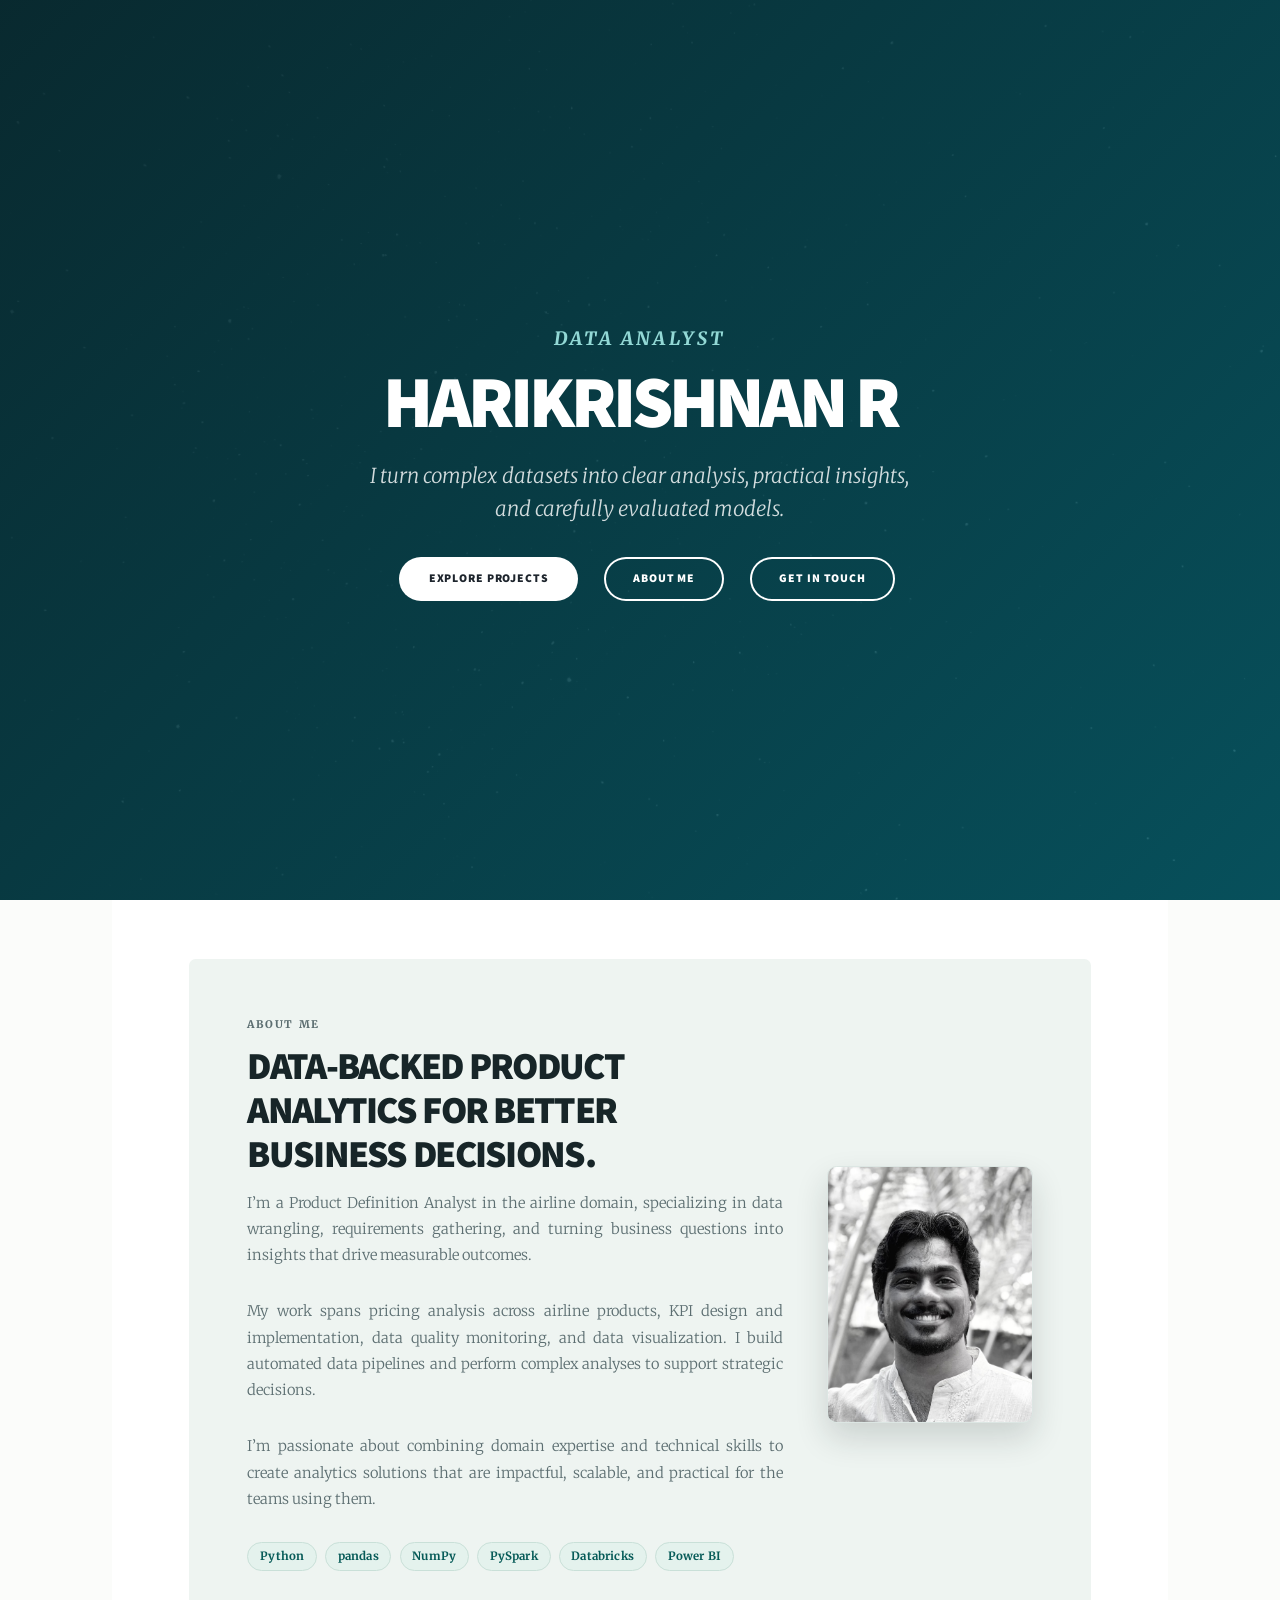
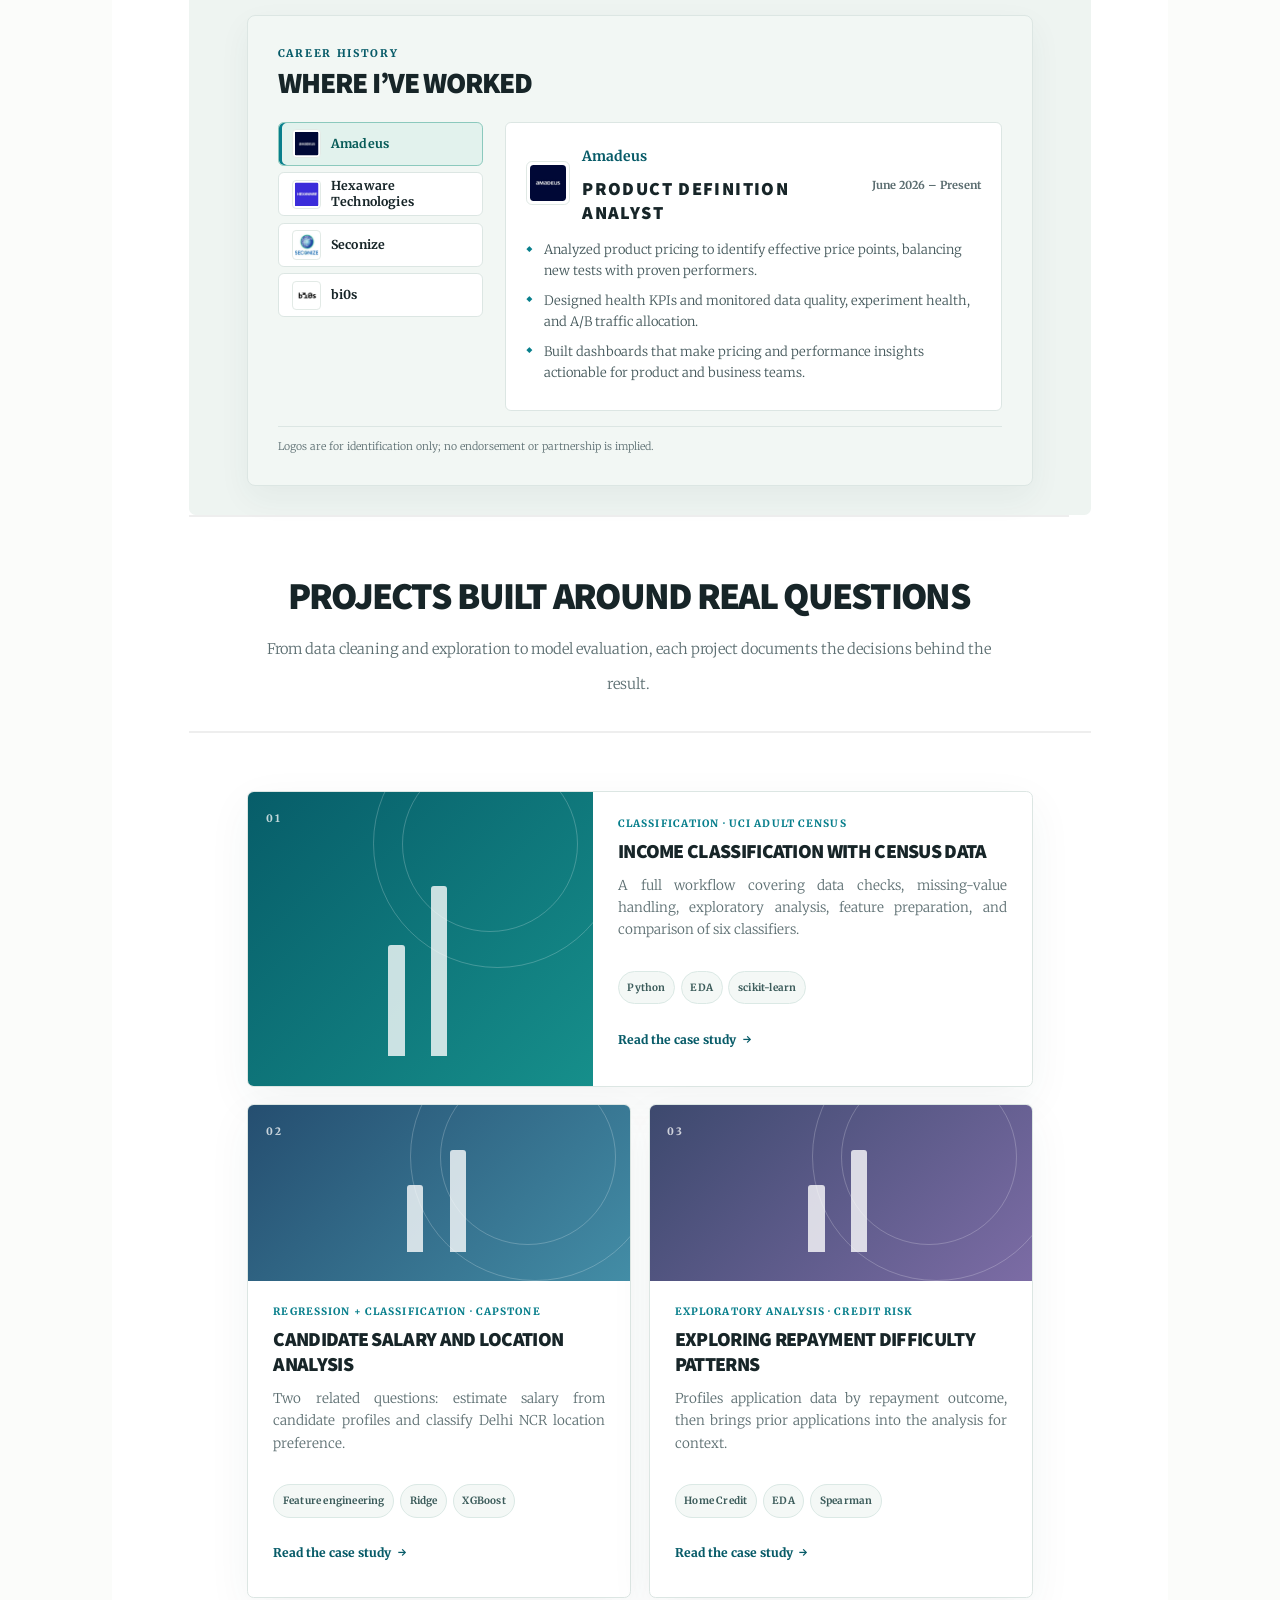
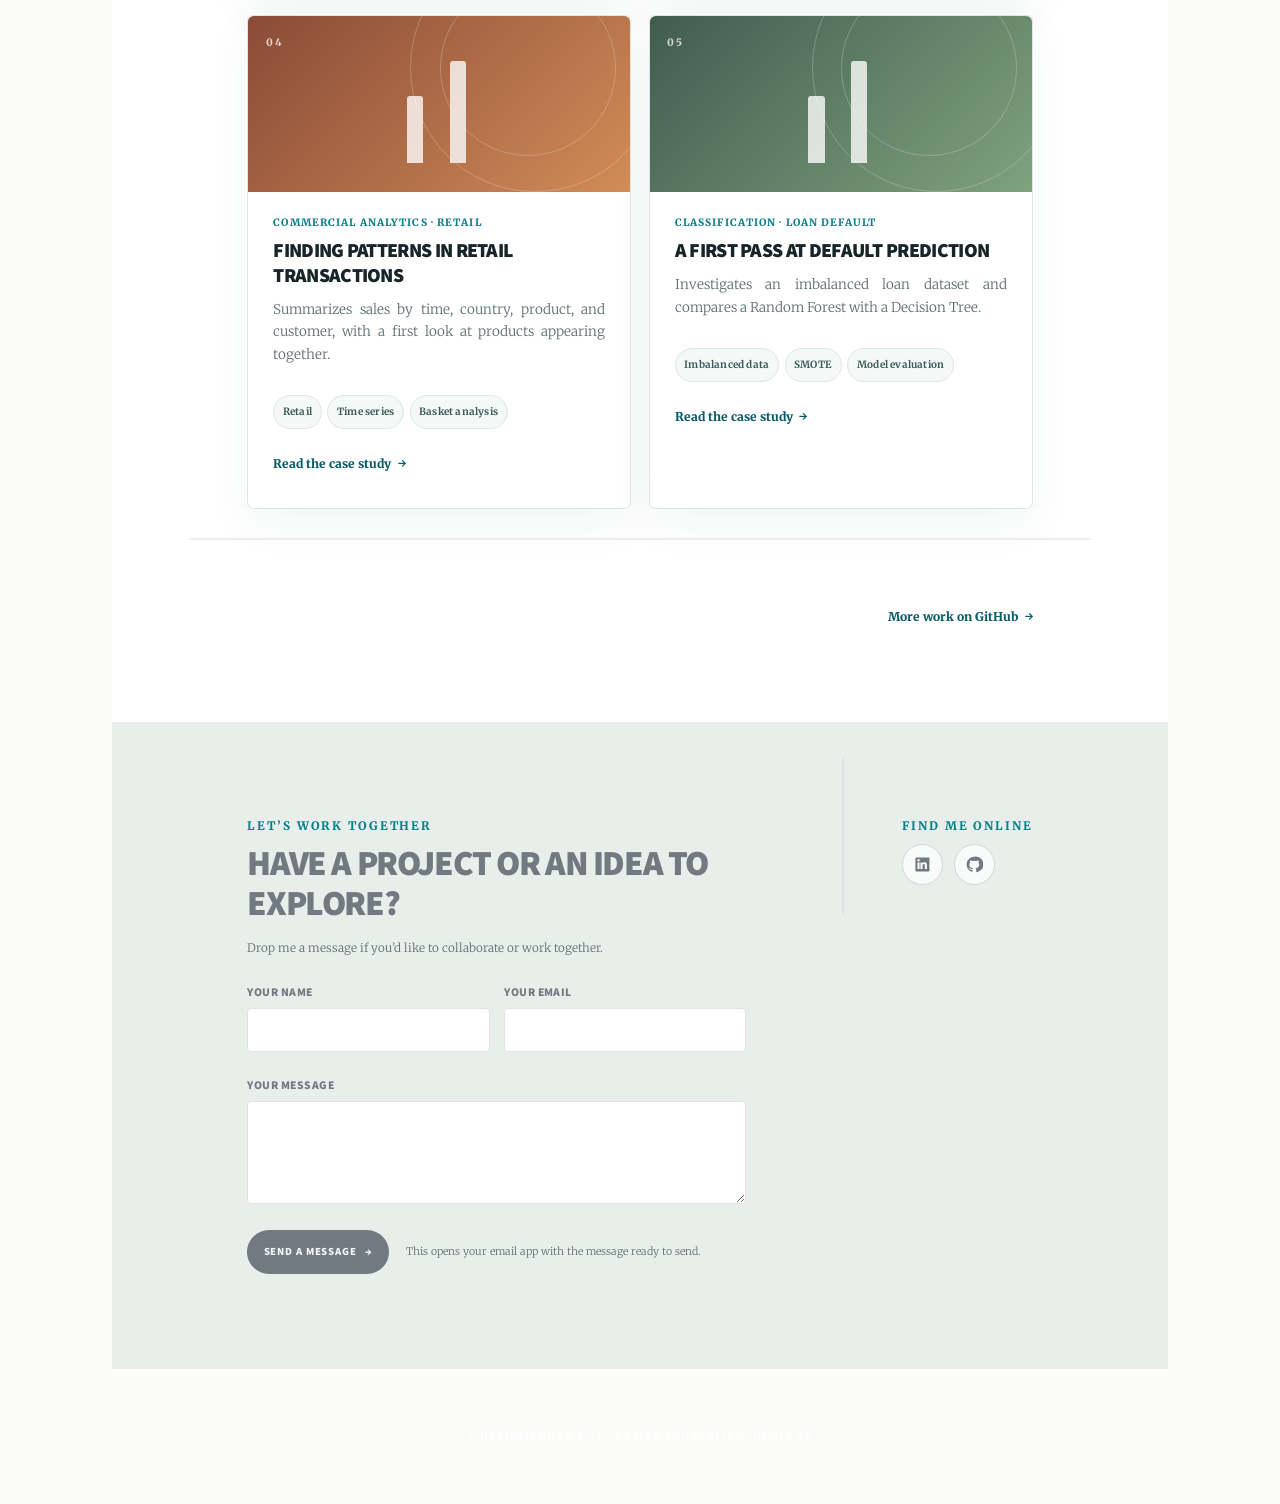
<file: index.html>
<!DOCTYPE HTML>
<html lang="en">
<head>
	<title>Harikrishnan R - Data Analyst</title>
	<meta charset="utf-8" />
	<meta name="viewport" content="width=device-width, initial-scale=1" />
	<meta name="description" content="Selected data analytics and machine learning projects by Harikrishnan R." />
	<link rel="stylesheet" href="assets/css/main.css" />
	<link rel="stylesheet" href="assets/css/portfolio.css?v=20261013i" />
	<noscript><link rel="stylesheet" href="assets/css/noscript.css" /></noscript>
	<style>
		#intro.portfolio-intro h1 { max-width: none; width: max-content; max-width: 100%; white-space: nowrap; font-size: clamp(1.8rem, 6vw, 5rem); letter-spacing: -.055em; }
	</style>
</head>
<body class="is-preload portfolio-home">
	<div id="wrapper" class="fade-in">
		<div id="intro" class="portfolio-intro">
			<p class="eyebrow">Data Analyst</p>
			<h1>Harikrishnan R</h1>
			<p class="intro-copy">I turn complex datasets into clear analysis, practical insights, and carefully evaluated models.</p>
			<ul class="actions intro-actions">
				<li><a href="#projects" class="button primary scrolly">Explore projects</a></li>
				<li><a href="#about" class="button scrolly">About me</a></li>
				<li><a href="mailto:hr4hkr@gmail.com" class="button">Get in touch</a></li>
			</ul>
		</div>
		<main id="main">
			<section class="about-panel" id="about">
				<div class="about-copy">
					<p class="eyebrow">About me</p>
					<h2>Data-backed product analytics for better business decisions.</h2>
					<p>I’m a Product Definition Analyst in the airline domain, specializing in data wrangling, requirements gathering, and turning business questions into insights that drive measurable outcomes.</p>
					<p>My work spans pricing analysis across airline products, KPI design and implementation, data quality monitoring, and data visualization. I build automated data pipelines and perform complex analyses to support strategic decisions.</p>
					<p>I’m passionate about combining domain expertise and technical skills to create analytics solutions that are impactful, scalable, and practical for the teams using them.</p>
					<ul class="about-tool-tags" aria-label="Tools and methods">
						<li>Python</li><li>pandas</li><li>NumPy</li><li>PySpark</li><li>Databricks</li><li>Power BI</li>
					</ul>
				</div>
				<figure class="about-photo"><img src="assets/images/pfp.jpg" alt="Portrait of Harikrishnan R" /></figure>
				<section class="experience-section" aria-labelledby="experience-title">
					<div class="experience-heading"><p class="eyebrow">Career history</p><h2 id="experience-title">Where I’ve worked</h2></div>
					<div class="experience-browser">
						<div class="experience-tabs" role="tablist" aria-label="Work experience" aria-orientation="vertical">
							<button type="button" id="tab-amadeus" class="experience-tab" role="tab" aria-selected="true" aria-controls="panel-amadeus" tabindex="0"><img class="company-tab-logo" src="assets/images/company-logos/amadeus.svg" alt="" aria-hidden="true" /><span>Amadeus</span></button>
							<button type="button" id="tab-hexaware" class="experience-tab" role="tab" aria-selected="false" aria-controls="panel-hexaware" tabindex="-1"><img class="company-tab-logo" src="assets/images/company-logos/hexaware.svg" alt="" aria-hidden="true" /><span>Hexaware Technologies</span></button>
							<button type="button" id="tab-seconize" class="experience-tab" role="tab" aria-selected="false" aria-controls="panel-seconize" tabindex="-1"><img class="company-tab-logo" src="assets/images/company-logos/seconize.svg" alt="" aria-hidden="true" /><span>Seconize</span></button>
							<button type="button" id="tab-bios" class="experience-tab" role="tab" aria-selected="false" aria-controls="panel-bios" tabindex="-1"><img class="company-tab-logo" src="assets/images/company-logos/bios.svg" alt="" aria-hidden="true" /><span>bi0s</span></button>
						</div>
						<div class="experience-panels">
							<section class="experience-detail" id="panel-amadeus" role="tabpanel" aria-labelledby="tab-amadeus" tabindex="0">
								<div class="experience-detail-heading"><a class="company-logo-link" href="https://amadeus.com/en" target="_blank" rel="noopener noreferrer" aria-label="Visit Amadeus website"><img class="company-detail-logo" src="assets/images/company-logos/amadeus.svg" alt="Amadeus logo" /></a><div class="experience-detail-copy"><p class="experience-company">Amadeus</p><h3>Product Definition Analyst</h3></div><p class="experience-dates">June 2026 – Present</p></div>
								<ul><li>Analyzed product pricing to identify effective price points, balancing new tests with proven performers.</li><li>Designed health KPIs and monitored data quality, experiment health, and A/B traffic allocation.</li><li>Built dashboards that make pricing and performance insights actionable for product and business teams.</li></ul>
							</section>
							<section class="experience-detail" id="panel-hexaware" role="tabpanel" aria-labelledby="tab-hexaware" tabindex="0" hidden>
								<div class="experience-detail-heading"><a class="company-logo-link" href="https://hexaware.com/" target="_blank" rel="noopener noreferrer" aria-label="Visit Hexaware Technologies website"><img class="company-detail-logo" src="assets/images/company-logos/hexaware.svg" alt="Hexaware logo" /></a><div class="experience-detail-copy"><p class="experience-company">Hexaware Technologies</p><h3>Data Analyst</h3></div><p class="experience-dates">June 2021 – June 2026</p></div>
								<ul><li>Ingested data and created analytical base tables for downstream analysis.</li><li>Translated business challenges into analytical solutions through data wrangling, feature engineering, and metric development.</li><li>Improved analysis accuracy across transactional, demographic, and engagement datasets.</li></ul>
							</section>
							<section class="experience-detail" id="panel-seconize" role="tabpanel" aria-labelledby="tab-seconize" tabindex="0" hidden>
								<div class="experience-detail-heading"><a class="company-logo-link" href="https://www.linkedin.com/company/seconize/posts/" target="_blank" rel="noopener noreferrer" aria-label="Visit Seconize on LinkedIn"><img class="company-detail-logo" src="assets/images/company-logos/seconize.svg" alt="Seconize logo" /></a><div class="experience-detail-copy"><p class="experience-company">Seconize · Remote</p><h3>Software Engineer Intern</h3></div><p class="experience-dates">June 2020 – July 2020</p></div>
								<p>Configured and managed a Neo4j graph database service to meet project requirements.</p>
							</section>
							<section class="experience-detail" id="panel-bios" role="tabpanel" aria-labelledby="tab-bios" tabindex="0" hidden>
								<div class="experience-detail-heading"><a class="company-logo-link" href="https://www.linkedin.com/company/teambi0s/home/" target="_blank" rel="noopener noreferrer" aria-label="Visit bi0s on LinkedIn"><img class="company-detail-logo" src="assets/images/company-logos/bios.svg" alt="bi0s logo" /></a><div class="experience-detail-copy"><p class="experience-company">bi0s</p><h3>Freelance contributor</h3></div><p class="experience-dates">September 2017 – October 2019</p></div>
								<p>Core team member and CTF player during college.</p>
								
							</section>
						</div>
					</div>
					<p class="experience-disclaimer">Logos are for identification only; no endorsement or partnership is implied.</p>
				</section>
			</section>
			<section class="section-heading" id="projects"><h2>Projects built around real questions</h2><p>From data cleaning and exploration to model evaluation, each project documents the decisions behind the result.</p></section>
			<section class="project-grid" aria-label="Project case studies">
				<article class="project-card project-card-featured"><div class="project-art art-adult" aria-hidden="true"><span>01</span><i></i><b></b></div><div class="project-card-copy"><p class="project-kicker">Classification · UCI Adult Census</p><h3><a href="post1_adult.html">Income classification with census data</a></h3><p>A full workflow covering data checks, missing-value handling, exploratory analysis, feature preparation, and comparison of six classifiers.</p><ul class="tag-list"><li>Python</li><li>EDA</li><li>scikit-learn</li></ul><a class="text-link" href="post1_adult.html">Read the case study <span aria-hidden="true">→</span></a></div></article>
				<article class="project-card"><div class="project-art art-capstone" aria-hidden="true"><span>02</span><i></i><b></b></div><div class="project-card-copy"><p class="project-kicker">Regression + classification · Capstone</p><h3><a href="post_capstone.html">Candidate salary and location analysis</a></h3><p>Two related questions: estimate salary from candidate profiles and classify Delhi NCR location preference.</p><ul class="tag-list"><li>Feature engineering</li><li>Ridge</li><li>XGBoost</li></ul><a class="text-link" href="post_capstone.html">Read the case study <span aria-hidden="true">→</span></a></div></article>
				<article class="project-card"><div class="project-art art-credit" aria-hidden="true"><span>03</span><i></i><b></b></div><div class="project-card-copy"><p class="project-kicker">Exploratory analysis · Credit risk</p><h3><a href="post_credit_eda.html">Exploring repayment difficulty patterns</a></h3><p>Profiles application data by repayment outcome, then brings prior applications into the analysis for context.</p><ul class="tag-list"><li>Home Credit</li><li>EDA</li><li>Spearman</li></ul><a class="text-link" href="post_credit_eda.html">Read the case study <span aria-hidden="true">→</span></a></div></article>
				<article class="project-card"><div class="project-art art-sales" aria-hidden="true"><span>04</span><i></i><b></b></div><div class="project-card-copy"><p class="project-kicker">Commercial analytics · Retail</p><h3><a href="post_sales.html">Finding patterns in retail transactions</a></h3><p>Summarizes sales by time, country, product, and customer, with a first look at products appearing together.</p><ul class="tag-list"><li>Retail</li><li>Time series</li><li>Basket analysis</li></ul><a class="text-link" href="post_sales.html">Read the case study <span aria-hidden="true">→</span></a></div></article>
				<article class="project-card"><div class="project-art art-loan" aria-hidden="true"><span>05</span><i></i><b></b></div><div class="project-card-copy"><p class="project-kicker">Classification · Loan default</p><h3><a href="post_loan_default.html">A first pass at default prediction</a></h3><p>Investigates an imbalanced loan dataset and compares a Random Forest with a Decision Tree.</p><ul class="tag-list"><li>Imbalanced data</li><li>SMOTE</li><li>Model evaluation</li></ul><a class="text-link" href="post_loan_default.html">Read the case study <span aria-hidden="true">→</span></a></div></article>
			</section>
			<section class="more-projects"><a class="text-link" href="https://github.com/hr4hkr/DSprojects">More work on GitHub <span aria-hidden="true">→</span></a></section>
		</main>
		<footer id="footer" class="portfolio-footer">
			<section class="contact-panel">
				<p class="eyebrow">Let’s work together</p>
				<h2>Have a project or an idea to explore?</h2>
				<p>Drop me a message if you’d like to collaborate or work together.</p>
				<form class="contact-form" onsubmit="return composeContactEmail(event)">
					<div class="contact-form-row"><label>Your name<input type="text" name="name" autocomplete="name" required /></label><label>Your email<input type="email" name="email" autocomplete="email" required /></label></div>
					<label>Your message<textarea name="message" rows="4" required></textarea></label>
					<div class="contact-submit-row"><button type="submit" class="button primary">Send a message <span aria-hidden="true">→</span></button><small>This opens your email app with the message ready to send.</small></div>
				</form>
			</section>
			<section class="social-panel" aria-label="Social profiles">
				<p class="eyebrow">Find me online</p>
				<div class="social-line">
					<a class="social-icon" href="https://www.linkedin.com/in/hr4hkr/" aria-label="LinkedIn profile"><svg viewBox="0 0 24 24" aria-hidden="true"><path d="M20.45 2H3.55C2.69 2 2 2.68 2 3.52v16.96c0 .84.69 1.52 1.55 1.52h16.9c.86 0 1.55-.68 1.55-1.52V3.52c0-.84-.69-1.52-1.55-1.52ZM7.93 18.34H4.96V9.1h2.97v9.24ZM6.45 7.84a1.72 1.72 0 1 1 0-3.44 1.72 1.72 0 0 1 0 3.44Zm11.9 10.5h-2.96v-4.5c0-1.08-.02-2.48-1.51-2.48-1.51 0-1.74 1.18-1.74 2.4v4.58H9.18V9.1h2.84v1.26h.04c.4-.73 1.36-1.5 2.8-1.5 3 0 3.55 1.97 3.55 4.53v4.95Z"/></svg></a>
					<a class="social-icon" href="https://github.com/hr4hkr" aria-label="GitHub profile"><svg viewBox="0 0 24 24" aria-hidden="true"><path d="M12 .9a11.1 11.1 0 0 0-3.51 21.63c.56.1.76-.24.76-.54v-2.1c-3.1.68-3.76-1.32-3.76-1.32-.5-1.3-1.24-1.65-1.24-1.65-1.01-.69.08-.68.08-.68 1.12.08 1.71 1.15 1.71 1.15 1 .1.73 1.98 3.06 1.51.1-.72.39-1.22.7-1.5-2.47-.28-5.07-1.24-5.07-5.5 0-1.22.44-2.22 1.15-3-.12-.28-.5-1.42.11-2.96 0 0 .94-.3 3.05 1.14a10.6 10.6 0 0 1 5.55 0c2.11-1.44 3.05-1.14 3.05-1.14.61 1.54.23 2.68.12 2.96.71.78 1.14 1.78 1.14 3 0 4.27-2.6 5.21-5.08 5.49.4.35.75 1.02.75 2.06v3.04c0 .3.2.65.77.54A11.1 11.1 0 0 0 12 .9Z"/></svg></a>
				</div>
			</section>
		</footer>
		<div id="copyright"><ul><li>© Harikrishnan R</li><li>Design foundation: <a href="https://html5up.net">HTML5 UP</a></li></ul></div>
	</div>
	<script src="assets/js/jquery.min.js"></script><script src="assets/js/jquery.scrollex.min.js"></script><script src="assets/js/jquery.scrolly.min.js"></script><script src="assets/js/browser.min.js"></script><script src="assets/js/breakpoints.min.js"></script><script src="assets/js/util.js"></script><script src="assets/js/main.js"></script>
	<script>
		function composeContactEmail(event) {
			event.preventDefault();
			const data = new FormData(event.currentTarget);
			const name = String(data.get("name") || "").trim();
			const email = String(data.get("email") || "").trim();
			const message = String(data.get("message") || "").trim();
			const subject = encodeURIComponent("Portfolio collaboration message from " + name);
			const body = encodeURIComponent("Name: " + name + "\nEmail: " + email + "\n\n" + message);
			window.location.href = "mailto:hr4hkr@gmail.com?subject=" + subject + "&body=" + body;
			return false;
		}
		(() => {
			const tabs = Array.from(document.querySelectorAll('.experience-tab'));
			function activateTab(tab, moveFocus) {
				tabs.forEach(item => {
					const selected = item === tab;
					item.setAttribute('aria-selected', String(selected));
					item.tabIndex = selected ? 0 : -1;
					document.getElementById(item.getAttribute('aria-controls')).hidden = !selected;
				});
				if (moveFocus) tab.focus();
			}
			tabs.forEach((tab, index) => {
				tab.addEventListener('click', () => activateTab(tab, false));
				tab.addEventListener('keydown', event => {
					let next = null;
					if (event.key === 'ArrowDown' || event.key === 'ArrowRight') next = (index + 1) % tabs.length;
					if (event.key === 'ArrowUp' || event.key === 'ArrowLeft') next = (index - 1 + tabs.length) % tabs.length;
					if (event.key === 'Home') next = 0;
					if (event.key === 'End') next = tabs.length - 1;
					if (next !== null) { event.preventDefault(); activateTab(tabs[next], true); }
				});
			});
		})();
	</script>
</body>
</html>
</file>
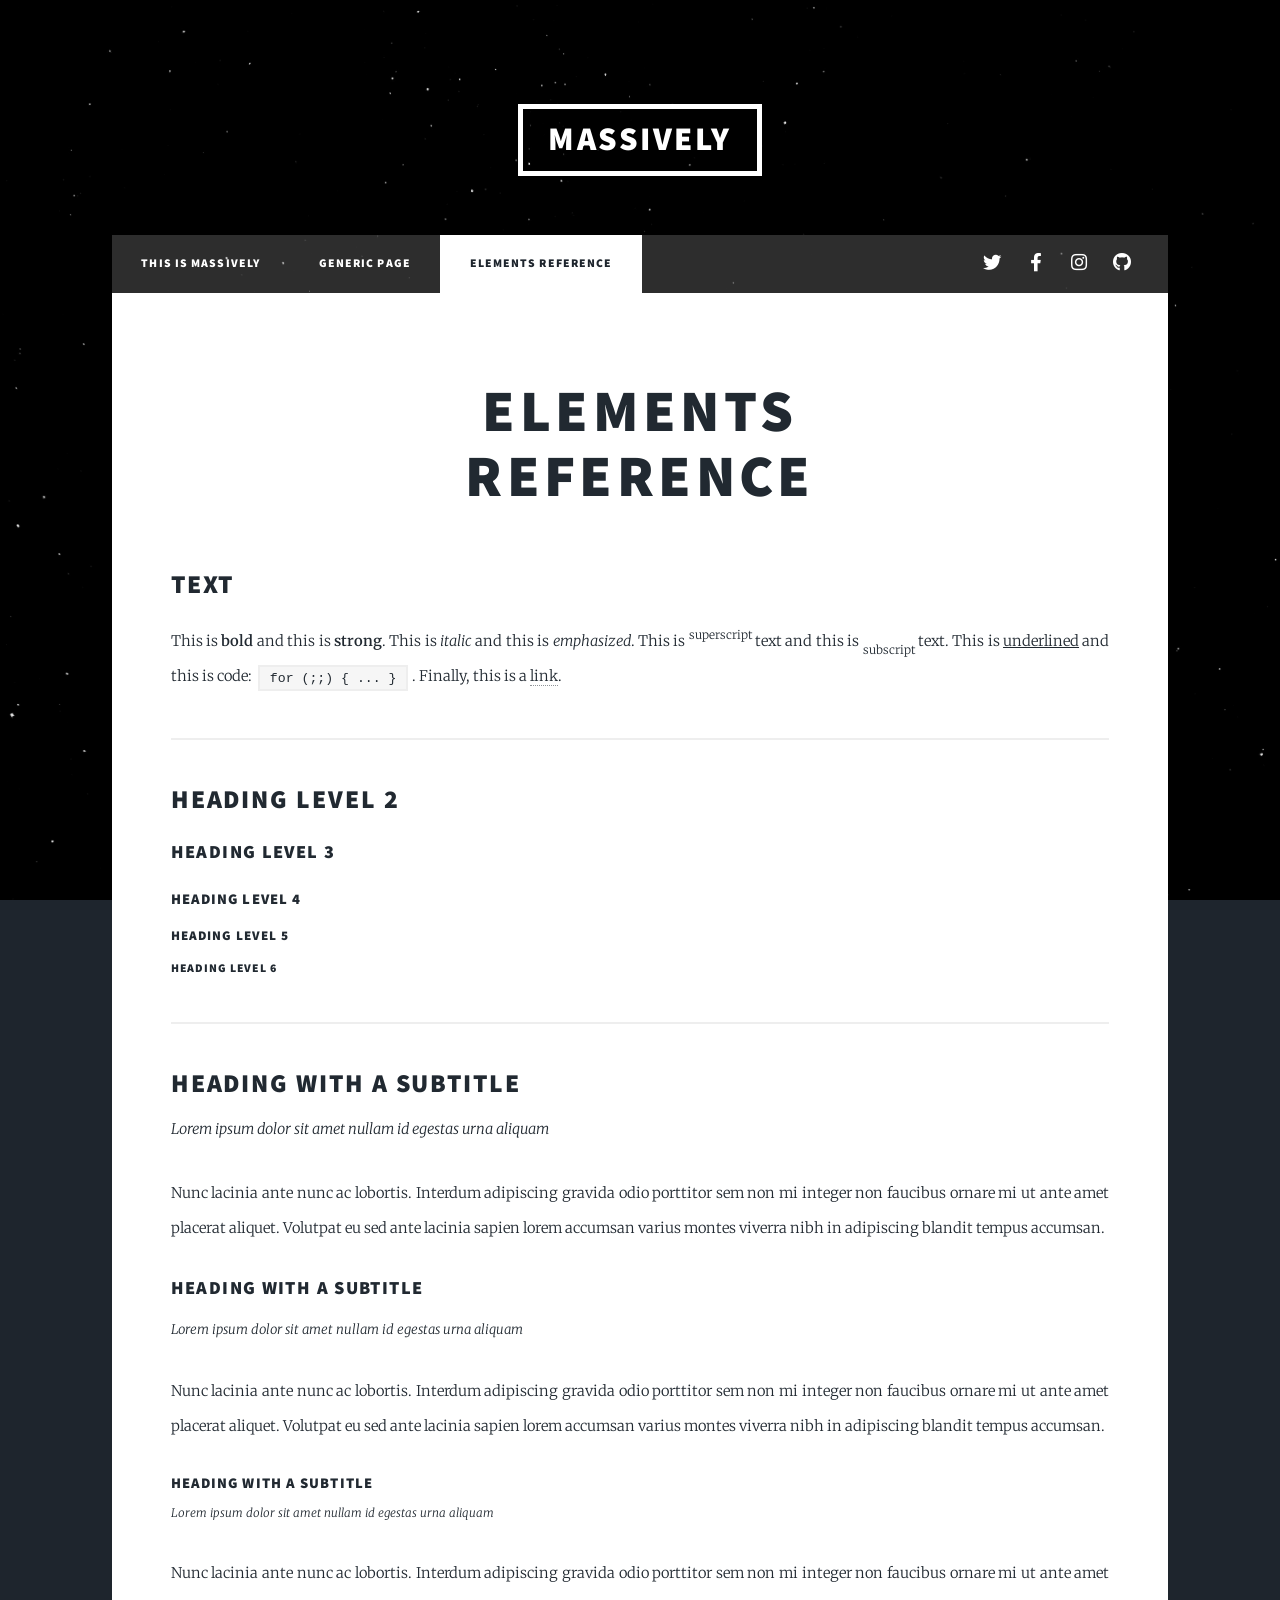
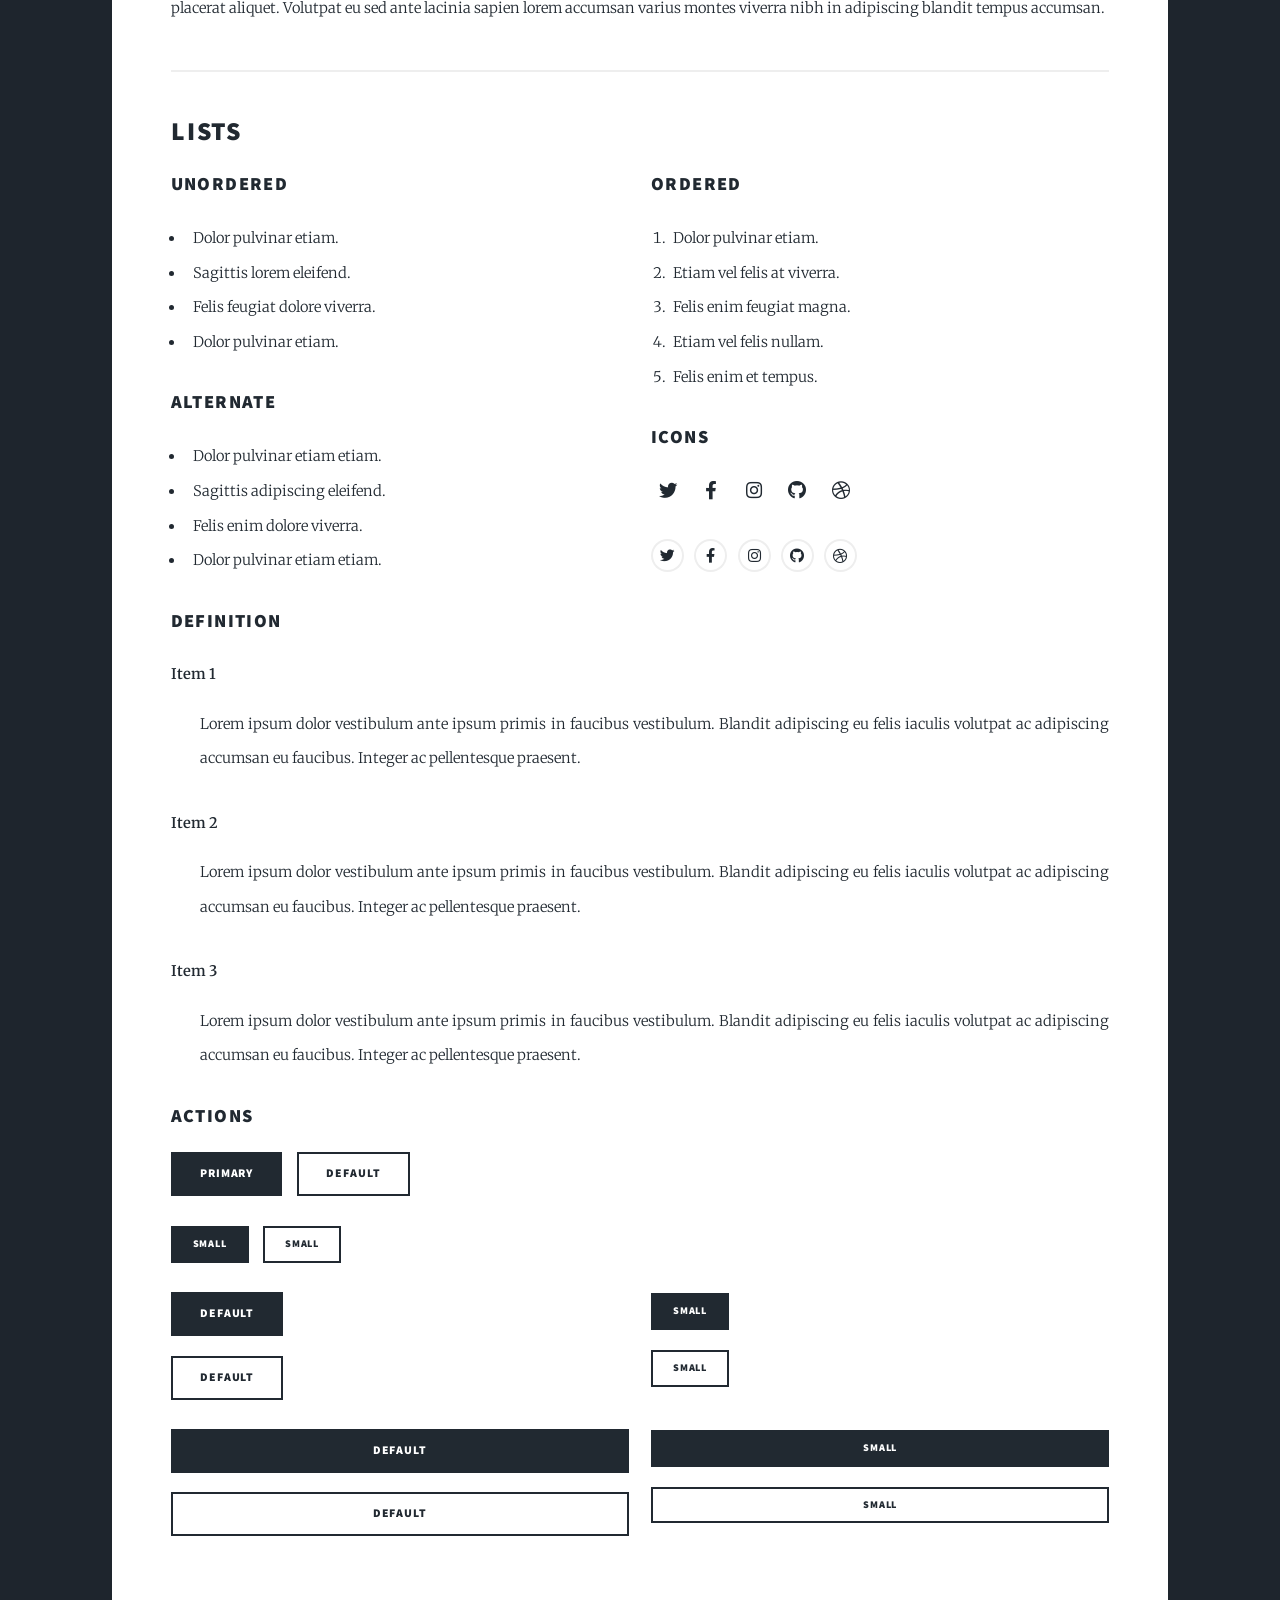
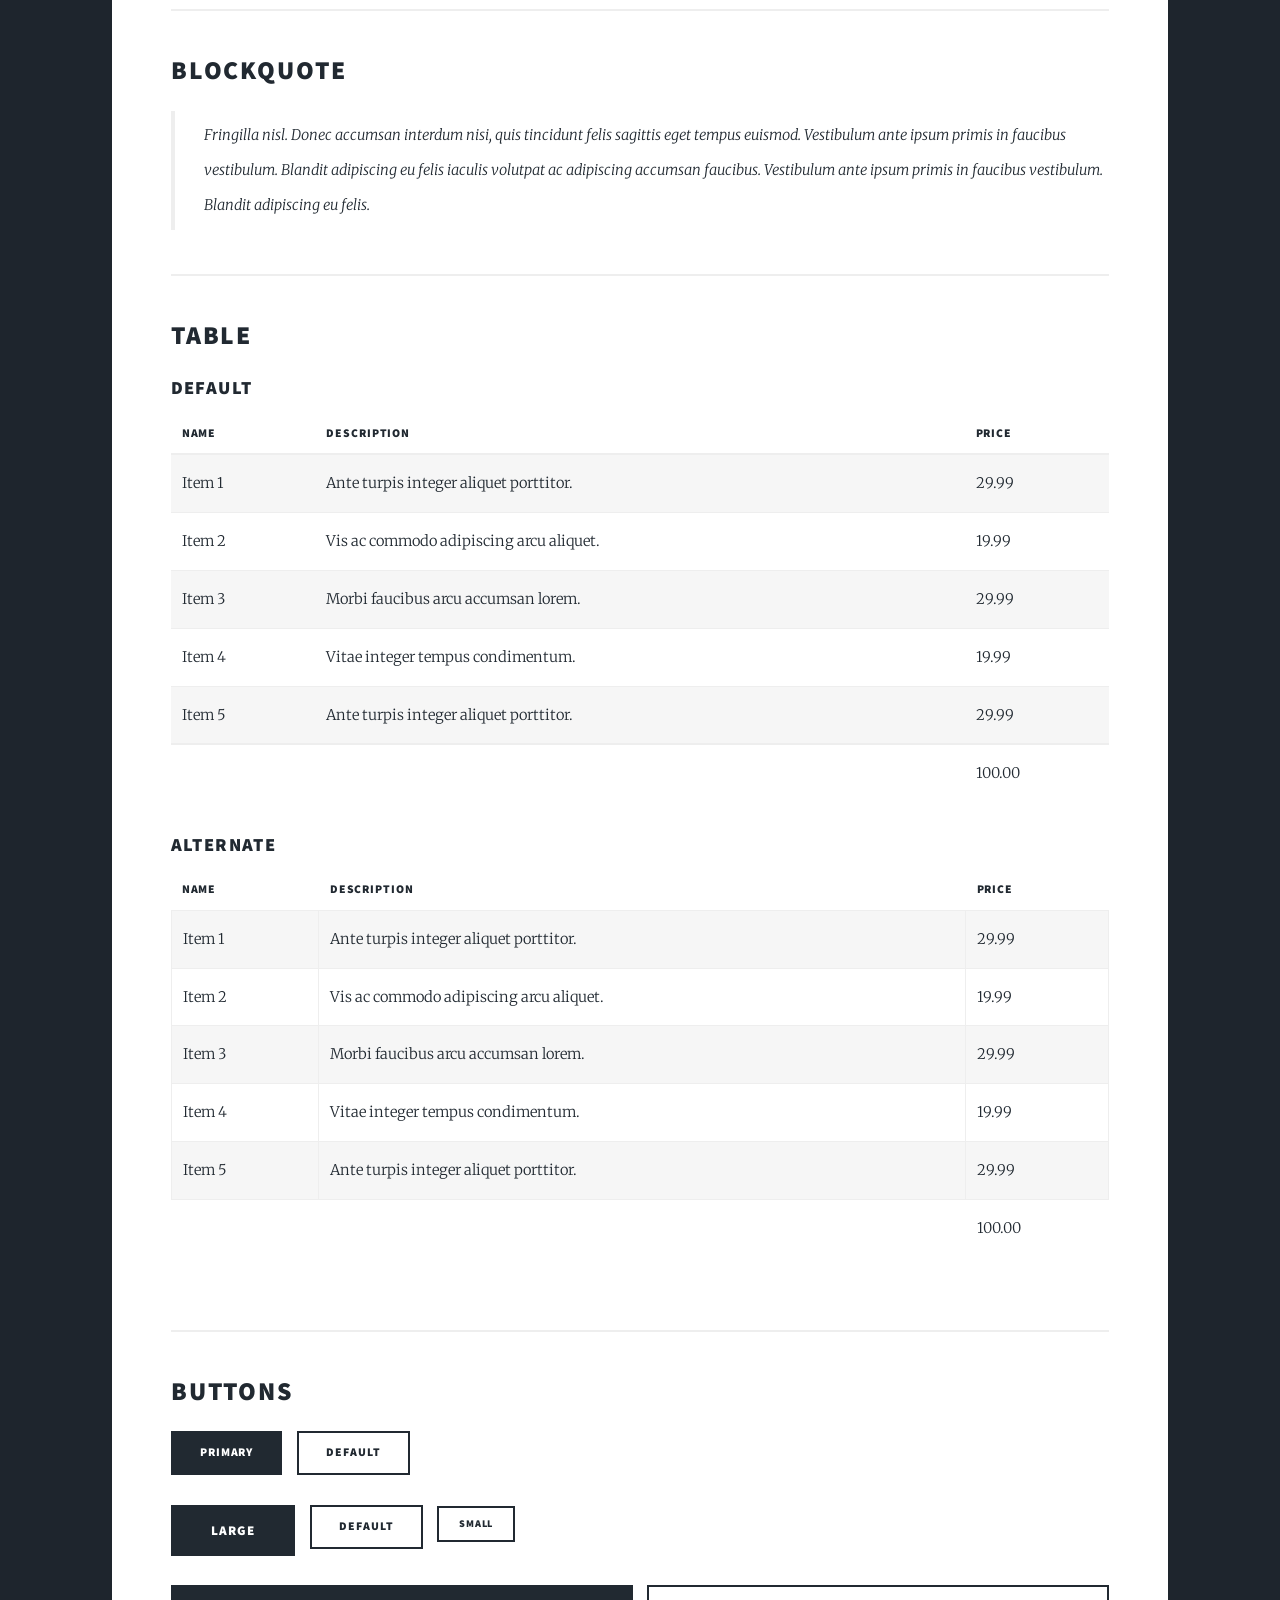
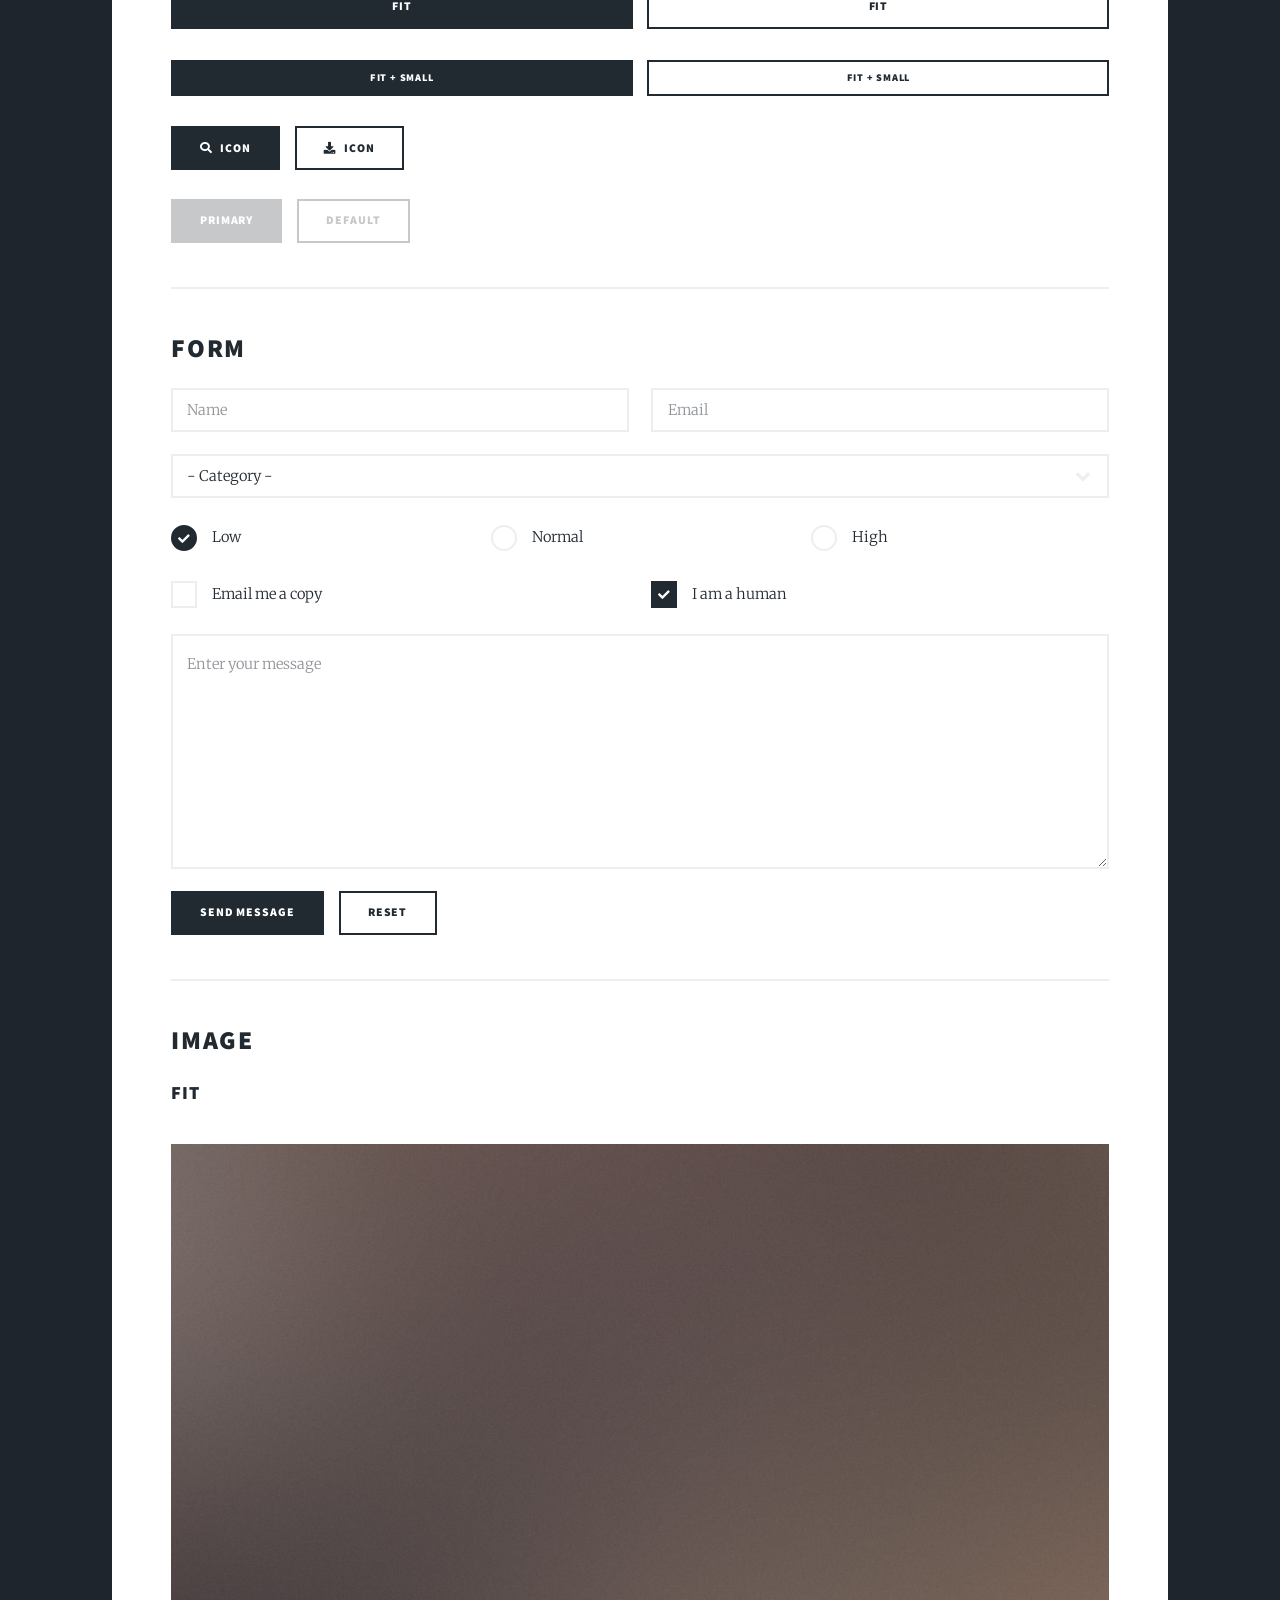
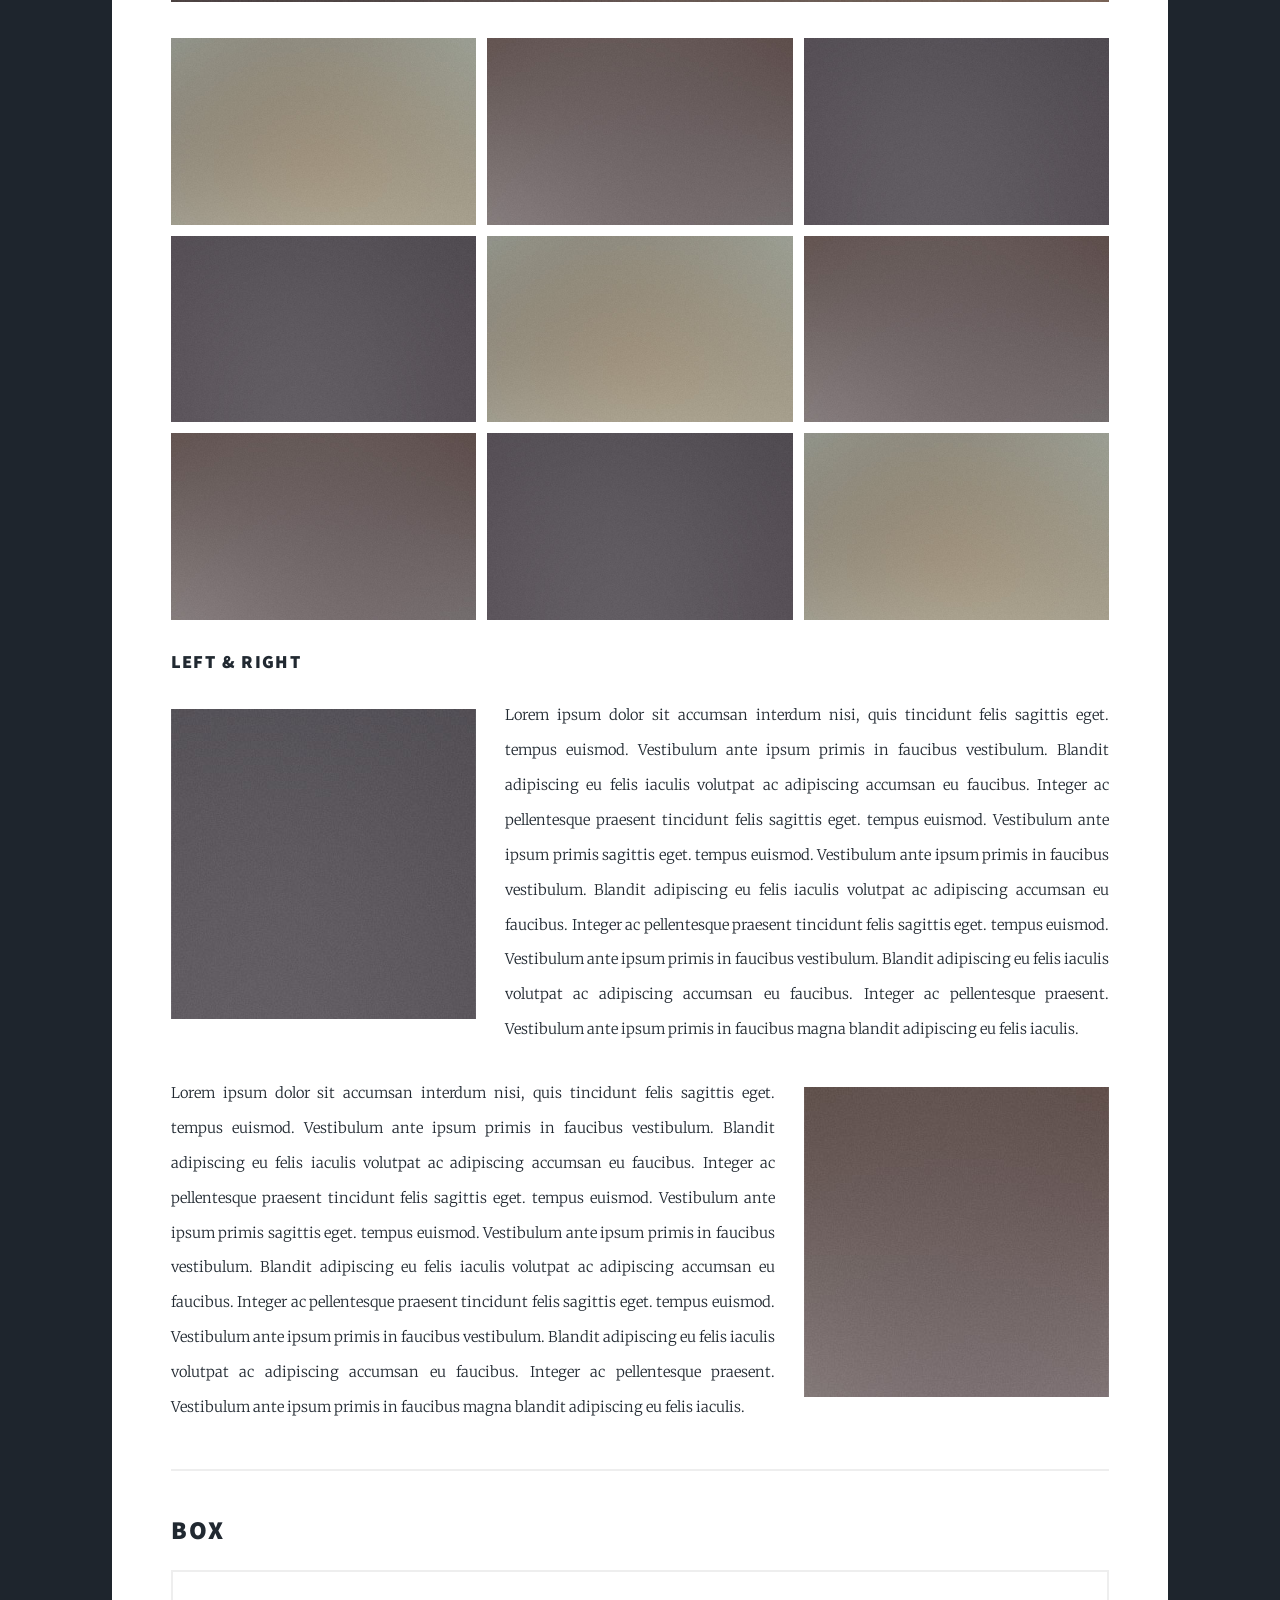
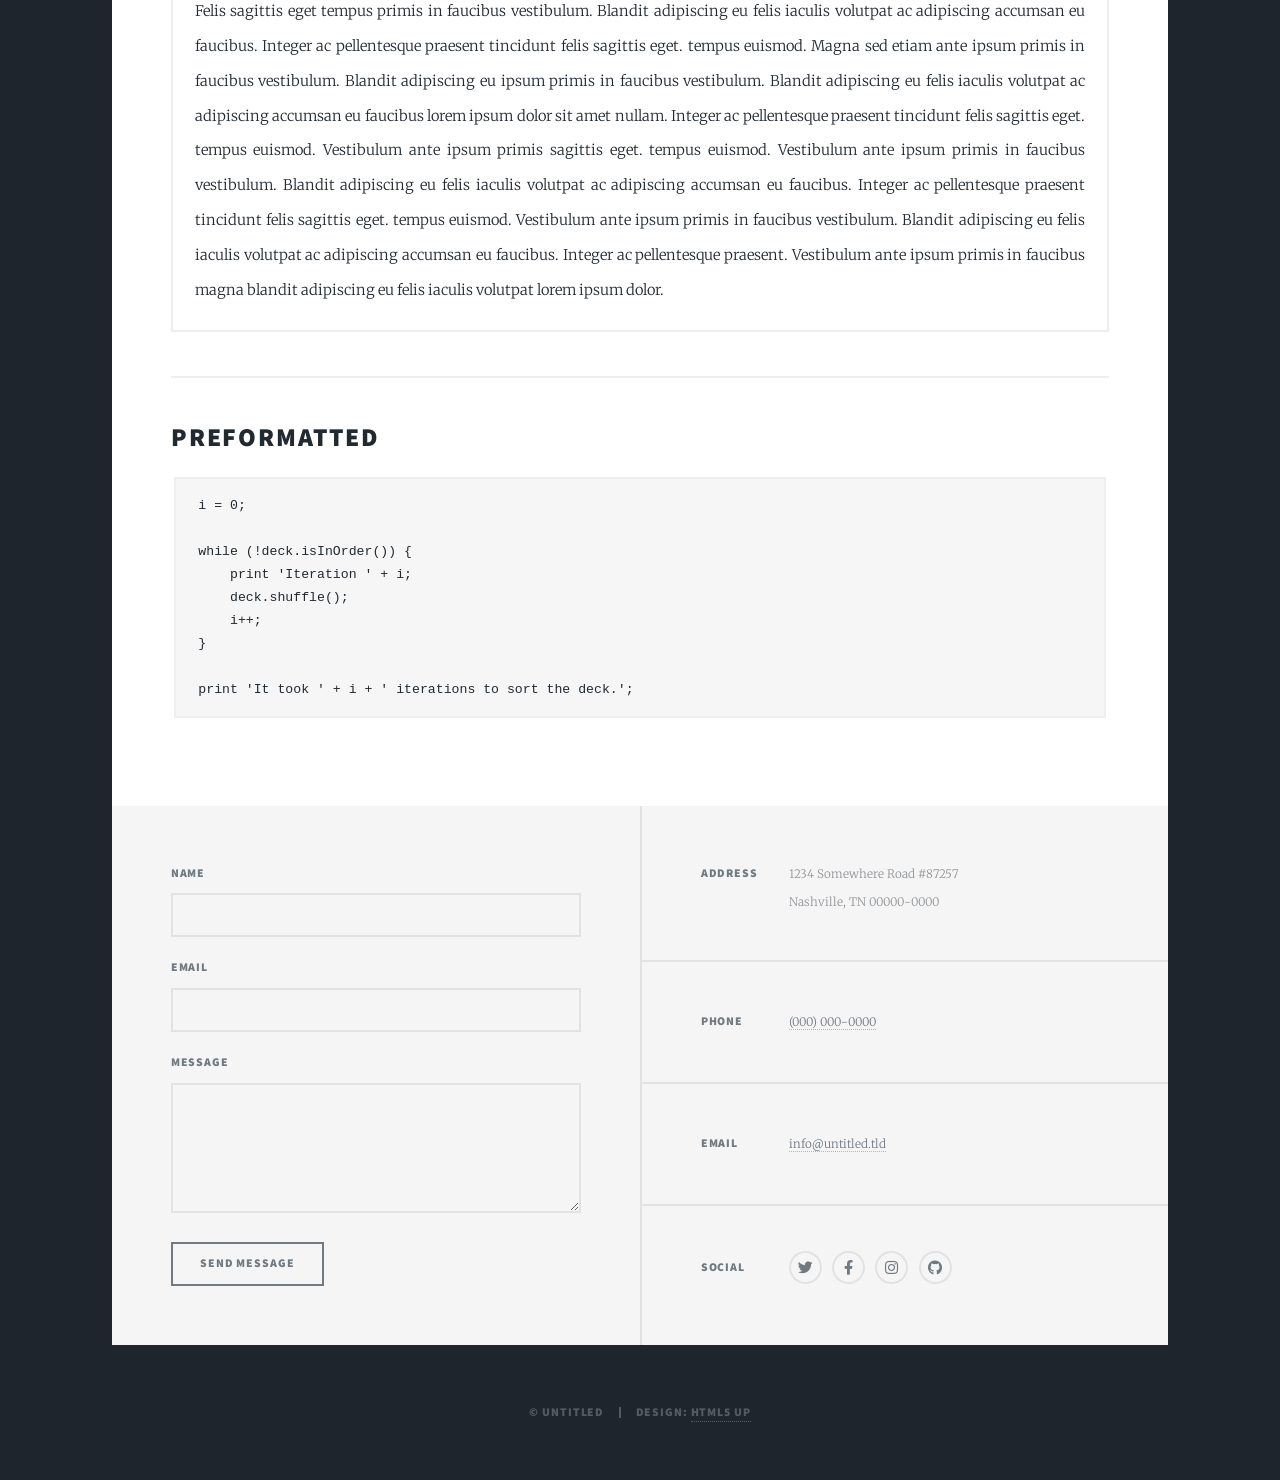
<file: elements.html>
<!DOCTYPE HTML>
<!--
	Massively by HTML5 UP
	html5up.net | @ajlkn
	Free for personal and commercial use under the CCA 3.0 license (html5up.net/license)
-->
<html>
	<head>
		<title>Elements Reference - Massively by HTML5 UP</title>
		<meta charset="utf-8" />
		<meta name="viewport" content="width=device-width, initial-scale=1, user-scalable=no" />
		<link rel="stylesheet" href="assets/css/main.css" />
		<noscript><link rel="stylesheet" href="assets/css/noscript.css" /></noscript>
	</head>
	<body class="is-preload">

		<!-- Wrapper -->
			<div id="wrapper">

				<!-- Header -->
					<header id="header">
						<a href="index.html" class="logo">Massively</a>
					</header>

				<!-- Nav -->
					<nav id="nav">
						<ul class="links">
							<li><a href="index.html">This is Massively</a></li>
							<li><a href="generic.html">Generic Page</a></li>
							<li class="active"><a href="elements.html">Elements Reference</a></li>
						</ul>
						<ul class="icons">
							<li><a href="#" class="icon brands fa-twitter"><span class="label">Twitter</span></a></li>
							<li><a href="#" class="icon brands fa-facebook-f"><span class="label">Facebook</span></a></li>
							<li><a href="#" class="icon brands fa-instagram"><span class="label">Instagram</span></a></li>
							<li><a href="#" class="icon brands fa-github"><span class="label">GitHub</span></a></li>
						</ul>
					</nav>

				<!-- Main -->
					<div id="main">

						<!-- Post -->
							<section class="post">
								<header class="major">
									<h1>Elements<br />
									Reference</h1>
								</header>

								<!-- Text stuff -->
									<h2>Text</h2>
									<p>This is <b>bold</b> and this is <strong>strong</strong>. This is <i>italic</i> and this is <em>emphasized</em>.
									This is <sup>superscript</sup> text and this is <sub>subscript</sub> text.
									This is <u>underlined</u> and this is code: <code>for (;;) { ... }</code>.
									Finally, this is a <a href="#">link</a>.</p>
									<hr />
									<h2>Heading Level 2</h2>
									<h3>Heading Level 3</h3>
									<h4>Heading Level 4</h4>
									<h5>Heading Level 5</h5>
									<h6>Heading Level 6</h6>
									<hr />
									<header>
										<h2>Heading with a Subtitle</h2>
										<p>Lorem ipsum dolor sit amet nullam id egestas urna aliquam</p>
									</header>
									<p>Nunc lacinia ante nunc ac lobortis. Interdum adipiscing gravida odio porttitor sem non mi integer non faucibus ornare mi ut ante amet placerat aliquet. Volutpat eu sed ante lacinia sapien lorem accumsan varius montes viverra nibh in adipiscing blandit tempus accumsan.</p>
									<header>
										<h3>Heading with a Subtitle</h3>
										<p>Lorem ipsum dolor sit amet nullam id egestas urna aliquam</p>
									</header>
									<p>Nunc lacinia ante nunc ac lobortis. Interdum adipiscing gravida odio porttitor sem non mi integer non faucibus ornare mi ut ante amet placerat aliquet. Volutpat eu sed ante lacinia sapien lorem accumsan varius montes viverra nibh in adipiscing blandit tempus accumsan.</p>
									<header>
										<h4>Heading with a Subtitle</h4>
										<p>Lorem ipsum dolor sit amet nullam id egestas urna aliquam</p>
									</header>
									<p>Nunc lacinia ante nunc ac lobortis. Interdum adipiscing gravida odio porttitor sem non mi integer non faucibus ornare mi ut ante amet placerat aliquet. Volutpat eu sed ante lacinia sapien lorem accumsan varius montes viverra nibh in adipiscing blandit tempus accumsan.</p>

									<hr />

								<!-- Lists -->
									<h2>Lists</h2>
									<div class="row">
										<div class="col-6 col-12-small">

											<h3>Unordered</h3>
											<ul>
												<li>Dolor pulvinar etiam.</li>
												<li>Sagittis lorem eleifend.</li>
												<li>Felis feugiat dolore viverra.</li>
												<li>Dolor pulvinar etiam.</li>
											</ul>

											<h3>Alternate</h3>
											<ul class="alt">
												<li>Dolor pulvinar etiam etiam.</li>
												<li>Sagittis adipiscing eleifend.</li>
												<li>Felis enim dolore viverra.</li>
												<li>Dolor pulvinar etiam etiam.</li>
											</ul>

										</div>
										<div class="col-6 col-12-small">

											<h3>Ordered</h3>
											<ol>
												<li>Dolor pulvinar etiam.</li>
												<li>Etiam vel felis at viverra.</li>
												<li>Felis enim feugiat magna.</li>
												<li>Etiam vel felis nullam.</li>
												<li>Felis enim et tempus.</li>
											</ol>

											<h3>Icons</h3>
											<ul class="icons">
												<li><a href="#" class="icon brands fa-twitter"><span class="label">Twitter</span></a></li>
												<li><a href="#" class="icon brands fa-facebook-f"><span class="label">Facebook</span></a></li>
												<li><a href="#" class="icon brands fa-instagram"><span class="label">Instagram</span></a></li>
												<li><a href="#" class="icon brands fa-github"><span class="label">Github</span></a></li>
												<li><a href="#" class="icon brands fa-dribbble"><span class="label">Dribbble</span></a></li>
											</ul>
											<ul class="icons alt">
												<li><a href="#" class="icon brands alt fa-twitter"><span class="label">Twitter</span></a></li>
												<li><a href="#" class="icon brands alt fa-facebook-f"><span class="label">Facebook</span></a></li>
												<li><a href="#" class="icon brands alt fa-instagram"><span class="label">Instagram</span></a></li>
												<li><a href="#" class="icon brands alt fa-github"><span class="label">Github</span></a></li>
												<li><a href="#" class="icon brands alt fa-dribbble"><span class="label">Dribbble</span></a></li>
											</ul>

										</div>
									</div>
									<h3>Definition</h3>
									<dl>
										<dt>Item 1</dt>
										<dd>
											<p>Lorem ipsum dolor vestibulum ante ipsum primis in faucibus vestibulum. Blandit adipiscing eu felis iaculis volutpat ac adipiscing accumsan eu faucibus. Integer ac pellentesque praesent.</p>
										</dd>
										<dt>Item 2</dt>
										<dd>
											<p>Lorem ipsum dolor vestibulum ante ipsum primis in faucibus vestibulum. Blandit adipiscing eu felis iaculis volutpat ac adipiscing accumsan eu faucibus. Integer ac pellentesque praesent.</p>
										</dd>
										<dt>Item 3</dt>
										<dd>
											<p>Lorem ipsum dolor vestibulum ante ipsum primis in faucibus vestibulum. Blandit adipiscing eu felis iaculis volutpat ac adipiscing accumsan eu faucibus. Integer ac pellentesque praesent.</p>
										</dd>
									</dl>

									<h3>Actions</h3>
									<ul class="actions">
										<li><a href="#" class="button primary">Primary</a></li>
										<li><a href="#" class="button">Default</a></li>
									</ul>
									<ul class="actions small">
										<li><a href="#" class="button primary small">Small</a></li>
										<li><a href="#" class="button small">Small</a></li>
									</ul>
									<div class="row">
										<div class="col-6 col-12-small">
											<ul class="actions stacked">
												<li><a href="#" class="button primary">Default</a></li>
												<li><a href="#" class="button">Default</a></li>
											</ul>
										</div>
										<div class="col-6 col-12-small">
											<ul class="actions stacked">
												<li><a href="#" class="button primary small">Small</a></li>
												<li><a href="#" class="button small">Small</a></li>
											</ul>
										</div>
									</div>
									<div class="row">
										<div class="col-6 col-12-small">
											<ul class="actions stacked">
												<li><a href="#" class="button primary fit">Default</a></li>
												<li><a href="#" class="button fit">Default</a></li>
											</ul>
										</div>
										<div class="col-6 col-12-small">
											<ul class="actions stacked">
												<li><a href="#" class="button primary small fit">Small</a></li>
												<li><a href="#" class="button small fit">Small</a></li>
											</ul>
										</div>
									</div>

									<hr />

								<!-- Blockquote -->
									<h2>Blockquote</h2>
									<blockquote>Fringilla nisl. Donec accumsan interdum nisi, quis tincidunt felis sagittis eget tempus euismod. Vestibulum ante ipsum primis in faucibus vestibulum. Blandit adipiscing eu felis iaculis volutpat ac adipiscing accumsan faucibus. Vestibulum ante ipsum primis in faucibus vestibulum. Blandit adipiscing eu felis.</blockquote>

									<hr />

								<!-- Table -->
									<h2>Table</h2>

									<h3>Default</h3>
									<div class="table-wrapper">
										<table>
											<thead>
												<tr>
													<th>Name</th>
													<th>Description</th>
													<th>Price</th>
												</tr>
											</thead>
											<tbody>
												<tr>
													<td>Item 1</td>
													<td>Ante turpis integer aliquet porttitor.</td>
													<td>29.99</td>
												</tr>
												<tr>
													<td>Item 2</td>
													<td>Vis ac commodo adipiscing arcu aliquet.</td>
													<td>19.99</td>
												</tr>
												<tr>
													<td>Item 3</td>
													<td> Morbi faucibus arcu accumsan lorem.</td>
													<td>29.99</td>
												</tr>
												<tr>
													<td>Item 4</td>
													<td>Vitae integer tempus condimentum.</td>
													<td>19.99</td>
												</tr>
												<tr>
													<td>Item 5</td>
													<td>Ante turpis integer aliquet porttitor.</td>
													<td>29.99</td>
												</tr>
											</tbody>
											<tfoot>
												<tr>
													<td colspan="2"></td>
													<td>100.00</td>
												</tr>
											</tfoot>
										</table>
									</div>

									<h3>Alternate</h3>
									<div class="table-wrapper">
										<table class="alt">
											<thead>
												<tr>
													<th>Name</th>
													<th>Description</th>
													<th>Price</th>
												</tr>
											</thead>
											<tbody>
												<tr>
													<td>Item 1</td>
													<td>Ante turpis integer aliquet porttitor.</td>
													<td>29.99</td>
												</tr>
												<tr>
													<td>Item 2</td>
													<td>Vis ac commodo adipiscing arcu aliquet.</td>
													<td>19.99</td>
												</tr>
												<tr>
													<td>Item 3</td>
													<td> Morbi faucibus arcu accumsan lorem.</td>
													<td>29.99</td>
												</tr>
												<tr>
													<td>Item 4</td>
													<td>Vitae integer tempus condimentum.</td>
													<td>19.99</td>
												</tr>
												<tr>
													<td>Item 5</td>
													<td>Ante turpis integer aliquet porttitor.</td>
													<td>29.99</td>
												</tr>
											</tbody>
											<tfoot>
												<tr>
													<td colspan="2"></td>
													<td>100.00</td>
												</tr>
											</tfoot>
										</table>
									</div>

									<hr />

								<!-- Buttons -->
									<h2>Buttons</h2>
									<ul class="actions">
										<li><a href="#" class="button primary">Primary</a></li>
										<li><a href="#" class="button">Default</a></li>
									</ul>
									<ul class="actions">
										<li><a href="#" class="button primary large">Large</a></li>
										<li><a href="#" class="button">Default</a></li>
										<li><a href="#" class="button small">Small</a></li>
									</ul>
									<ul class="actions fit">
										<li><a href="#" class="button primary fit">Fit</a></li>
										<li><a href="#" class="button fit">Fit</a></li>
									</ul>
									<ul class="actions fit small">
										<li><a href="#" class="button primary fit small">Fit + Small</a></li>
										<li><a href="#" class="button fit small">Fit + Small</a></li>
									</ul>
									<ul class="actions">
										<li><a href="#" class="button primary icon solid fa-search">Icon</a></li>
										<li><a href="#" class="button icon solid fa-download">Icon</a></li>
									</ul>
									<ul class="actions">
										<li><span class="button primary disabled">Primary</span></li>
										<li><span class="button disabled">Default</span></li>
									</ul>

									<hr />

								<!-- Form -->
									<h2>Form</h2>

									<form method="post" action="#">
										<div class="row gtr-uniform">
											<div class="col-6 col-12-xsmall">
												<input type="text" name="demo-name" id="demo-name" value="" placeholder="Name" />
											</div>
											<div class="col-6 col-12-xsmall">
												<input type="email" name="demo-email" id="demo-email" value="" placeholder="Email" />
											</div>
											<!-- Break -->
											<div class="col-12">
												<select name="demo-category" id="demo-category">
													<option value="">- Category -</option>
													<option value="1">Manufacturing</option>
													<option value="1">Shipping</option>
													<option value="1">Administration</option>
													<option value="1">Human Resources</option>
												</select>
											</div>
											<!-- Break -->
											<div class="col-4 col-12-small">
												<input type="radio" id="demo-priority-low" name="demo-priority" checked>
												<label for="demo-priority-low">Low</label>
											</div>
											<div class="col-4 col-12-small">
												<input type="radio" id="demo-priority-normal" name="demo-priority">
												<label for="demo-priority-normal">Normal</label>
											</div>
											<div class="col-4 col-12-small">
												<input type="radio" id="demo-priority-high" name="demo-priority">
												<label for="demo-priority-high">High</label>
											</div>
											<!-- Break -->
											<div class="col-6 col-12-small">
												<input type="checkbox" id="demo-copy" name="demo-copy">
												<label for="demo-copy">Email me a copy</label>
											</div>
											<div class="col-6 col-12-small">
												<input type="checkbox" id="demo-human" name="demo-human" checked>
												<label for="demo-human">I am a human</label>
											</div>
											<!-- Break -->
											<div class="col-12">
												<textarea name="demo-message" id="demo-message" placeholder="Enter your message" rows="6"></textarea>
											</div>
											<!-- Break -->
											<div class="col-12">
												<ul class="actions">
													<li><input type="submit" value="Send Message" class="primary" /></li>
													<li><input type="reset" value="Reset" /></li>
												</ul>
											</div>
										</div>
									</form>

									<hr />

								<!-- Image -->
									<h2>Image</h2>

									<h3>Fit</h3>
									<span class="image fit"><img src="images/pic01.jpg" alt="" /></span>
									<div class="box alt">
										<div class="row gtr-50 gtr-uniform">
											<div class="col-4"><span class="image fit"><img src="images/pic02.jpg" alt="" /></span></div>
											<div class="col-4"><span class="image fit"><img src="images/pic03.jpg" alt="" /></span></div>
											<div class="col-4"><span class="image fit"><img src="images/pic04.jpg" alt="" /></span></div>
											<!-- Break -->
											<div class="col-4"><span class="image fit"><img src="images/pic04.jpg" alt="" /></span></div>
											<div class="col-4"><span class="image fit"><img src="images/pic02.jpg" alt="" /></span></div>
											<div class="col-4"><span class="image fit"><img src="images/pic03.jpg" alt="" /></span></div>
											<!-- Break -->
											<div class="col-4"><span class="image fit"><img src="images/pic03.jpg" alt="" /></span></div>
											<div class="col-4"><span class="image fit"><img src="images/pic04.jpg" alt="" /></span></div>
											<div class="col-4"><span class="image fit"><img src="images/pic02.jpg" alt="" /></span></div>
										</div>
									</div>

									<h3>Left &amp; Right</h3>
									<p><span class="image left"><img src="images/pic08.jpg" alt="" /></span>Lorem ipsum dolor sit accumsan interdum nisi, quis tincidunt felis sagittis eget. tempus euismod. Vestibulum ante ipsum primis in faucibus vestibulum. Blandit adipiscing eu felis iaculis volutpat ac adipiscing accumsan eu faucibus. Integer ac pellentesque praesent tincidunt felis sagittis eget. tempus euismod. Vestibulum ante ipsum primis sagittis eget. tempus euismod. Vestibulum ante ipsum primis in faucibus vestibulum. Blandit adipiscing eu felis iaculis volutpat ac adipiscing accumsan eu faucibus. Integer ac pellentesque praesent tincidunt felis sagittis eget. tempus euismod. Vestibulum ante ipsum primis in faucibus vestibulum. Blandit adipiscing eu felis iaculis volutpat ac adipiscing accumsan eu faucibus. Integer ac pellentesque praesent. Vestibulum ante ipsum primis in faucibus magna blandit adipiscing eu felis iaculis.</p>
									<p><span class="image right"><img src="images/pic09.jpg" alt="" /></span>Lorem ipsum dolor sit accumsan interdum nisi, quis tincidunt felis sagittis eget. tempus euismod. Vestibulum ante ipsum primis in faucibus vestibulum. Blandit adipiscing eu felis iaculis volutpat ac adipiscing accumsan eu faucibus. Integer ac pellentesque praesent tincidunt felis sagittis eget. tempus euismod. Vestibulum ante ipsum primis sagittis eget. tempus euismod. Vestibulum ante ipsum primis in faucibus vestibulum. Blandit adipiscing eu felis iaculis volutpat ac adipiscing accumsan eu faucibus. Integer ac pellentesque praesent tincidunt felis sagittis eget. tempus euismod. Vestibulum ante ipsum primis in faucibus vestibulum. Blandit adipiscing eu felis iaculis volutpat ac adipiscing accumsan eu faucibus. Integer ac pellentesque praesent. Vestibulum ante ipsum primis in faucibus magna blandit adipiscing eu felis iaculis.</p>

									<hr />

								<!-- Box -->
									<h2>Box</h2>
									<div class="box">
										<p>Felis sagittis eget tempus primis in faucibus vestibulum. Blandit adipiscing eu felis iaculis volutpat ac adipiscing accumsan eu faucibus. Integer ac pellentesque praesent tincidunt felis sagittis eget. tempus euismod. Magna sed etiam ante ipsum primis in faucibus vestibulum. Blandit adipiscing eu ipsum primis in faucibus vestibulum. Blandit adipiscing eu felis iaculis volutpat ac adipiscing accumsan eu faucibus lorem ipsum dolor sit amet nullam. Integer ac pellentesque praesent tincidunt felis sagittis eget. tempus euismod. Vestibulum ante ipsum primis sagittis eget. tempus euismod. Vestibulum ante ipsum primis in faucibus vestibulum. Blandit adipiscing eu felis iaculis volutpat ac adipiscing accumsan eu faucibus. Integer ac pellentesque praesent tincidunt felis sagittis eget. tempus euismod. Vestibulum ante ipsum primis in faucibus vestibulum. Blandit adipiscing eu felis iaculis volutpat ac adipiscing accumsan eu faucibus. Integer ac pellentesque praesent. Vestibulum ante ipsum primis in faucibus magna blandit adipiscing eu felis iaculis volutpat lorem ipsum dolor.</p>
									</div>

									<hr />

								<!-- Preformatted Code -->
									<h2>Preformatted</h2>
									<pre><code>i = 0;

while (!deck.isInOrder()) {
    print 'Iteration ' + i;
    deck.shuffle();
    i++;
}

print 'It took ' + i + ' iterations to sort the deck.';
</code></pre>

							</section>

					</div>

				<!-- Footer -->
					<footer id="footer">
						<section>
							<form method="post" action="#">
								<div class="fields">
									<div class="field">
										<label for="name">Name</label>
										<input type="text" name="name" id="name" />
									</div>
									<div class="field">
										<label for="email">Email</label>
										<input type="text" name="email" id="email" />
									</div>
									<div class="field">
										<label for="message">Message</label>
										<textarea name="message" id="message" rows="3"></textarea>
									</div>
								</div>
								<ul class="actions">
									<li><input type="submit" value="Send Message" /></li>
								</ul>
							</form>
						</section>
						<section class="split contact">
							<section class="alt">
								<h3>Address</h3>
								<p>1234 Somewhere Road #87257<br />
								Nashville, TN 00000-0000</p>
							</section>
							<section>
								<h3>Phone</h3>
								<p><a href="#">(000) 000-0000</a></p>
							</section>
							<section>
								<h3>Email</h3>
								<p><a href="#">info@untitled.tld</a></p>
							</section>
							<section>
								<h3>Social</h3>
								<ul class="icons alt">
									<li><a href="#" class="icon brands alt fa-twitter"><span class="label">Twitter</span></a></li>
									<li><a href="#" class="icon brands alt fa-facebook-f"><span class="label">Facebook</span></a></li>
									<li><a href="#" class="icon brands alt fa-instagram"><span class="label">Instagram</span></a></li>
									<li><a href="#" class="icon brands alt fa-github"><span class="label">GitHub</span></a></li>
								</ul>
							</section>
						</section>
					</footer>

				<!-- Copyright -->
					<div id="copyright">
						<ul><li>&copy; Untitled</li><li>Design: <a href="https://html5up.net">HTML5 UP</a></li></ul>
					</div>

			</div>

		<!-- Scripts -->
			<script src="assets/js/jquery.min.js"></script>
			<script src="assets/js/jquery.scrollex.min.js"></script>
			<script src="assets/js/jquery.scrolly.min.js"></script>
			<script src="assets/js/browser.min.js"></script>
			<script src="assets/js/breakpoints.min.js"></script>
			<script src="assets/js/util.js"></script>
			<script src="assets/js/main.js"></script>

	</body>
</html>
</file>
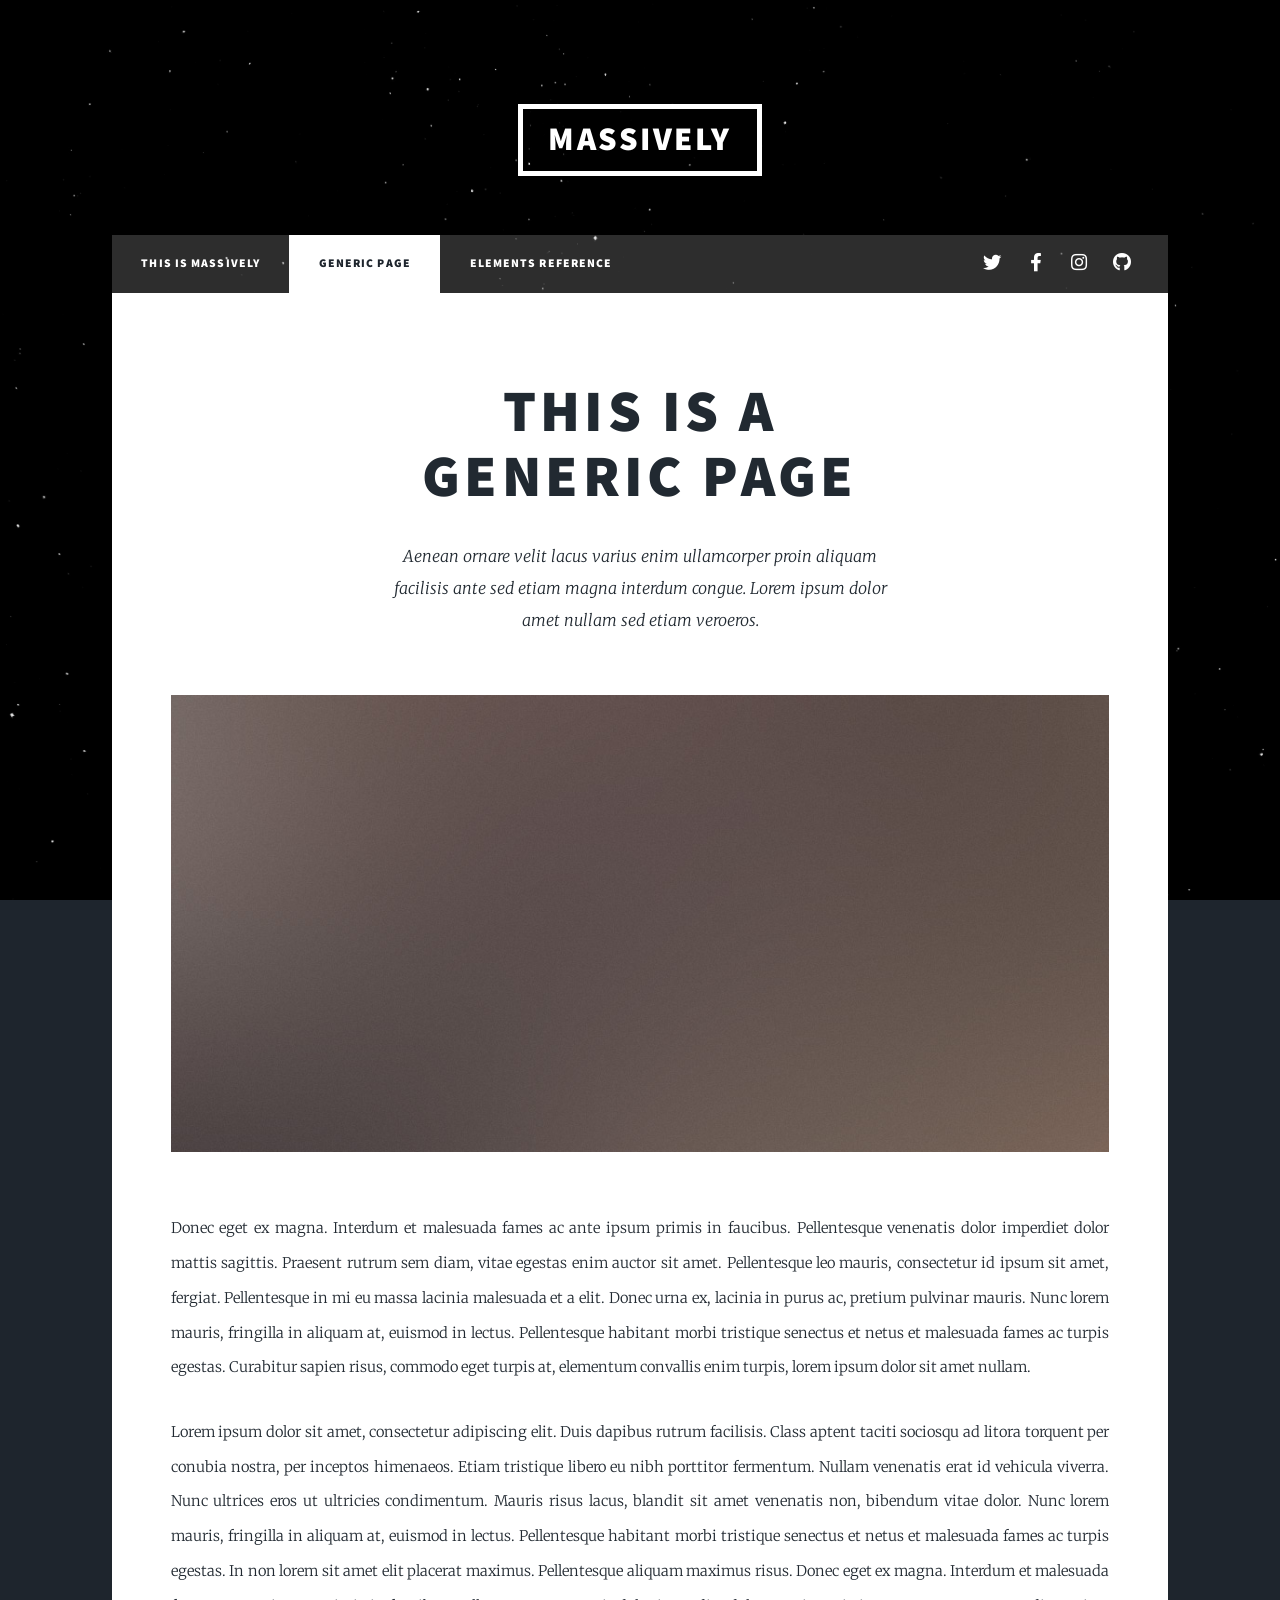
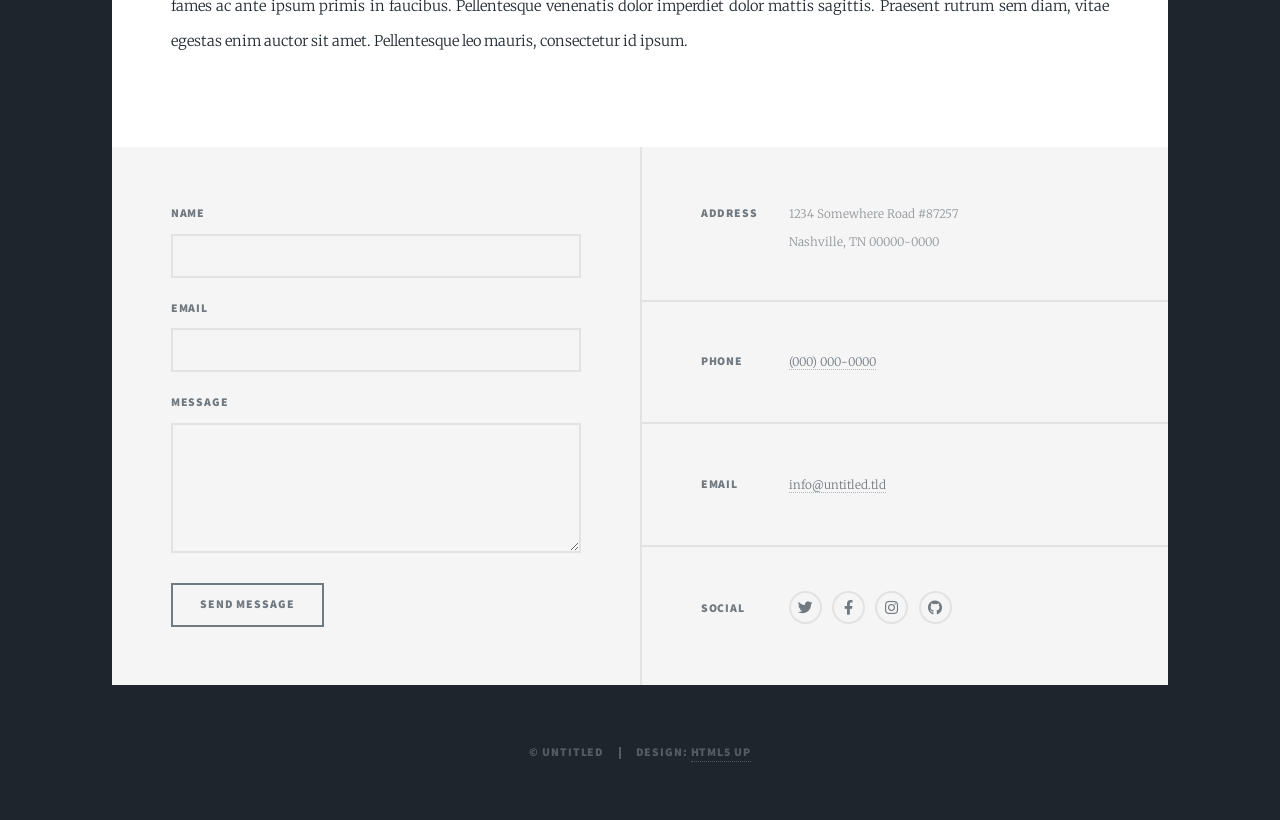
<file: generic.html>
<!DOCTYPE HTML>
<!--
	Massively by HTML5 UP
	html5up.net | @ajlkn
	Free for personal and commercial use under the CCA 3.0 license (html5up.net/license)
-->
<html>
	<head>
		<title>Generic Page - Massively by HTML5 UP</title>
		<meta charset="utf-8" />
		<meta name="viewport" content="width=device-width, initial-scale=1, user-scalable=no" />
		<link rel="stylesheet" href="assets/css/main.css" />
		<noscript><link rel="stylesheet" href="assets/css/noscript.css" /></noscript>
	</head>
	<body class="is-preload">

		<!-- Wrapper -->
			<div id="wrapper">

				<!-- Header -->
					<header id="header">
						<a href="index.html" class="logo">Massively</a>
					</header>

				<!-- Nav -->
					<nav id="nav">
						<ul class="links">
							<li><a href="index.html">This is Massively</a></li>
							<li class="active"><a href="generic.html">Generic Page</a></li>
							<li><a href="elements.html">Elements Reference</a></li>
						</ul>
						<ul class="icons">
							<li><a href="#" class="icon brands fa-twitter"><span class="label">Twitter</span></a></li>
							<li><a href="#" class="icon brands fa-facebook-f"><span class="label">Facebook</span></a></li>
							<li><a href="#" class="icon brands fa-instagram"><span class="label">Instagram</span></a></li>
							<li><a href="#" class="icon brands fa-github"><span class="label">GitHub</span></a></li>
						</ul>
					</nav>

				<!-- Main -->
					<div id="main">

						<!-- Post -->
							<section class="post">
								<header class="major">	
									<h1>This is a<br />
									Generic Page</h1>
									<p>Aenean ornare velit lacus varius enim ullamcorper proin aliquam<br />
									facilisis ante sed etiam magna interdum congue. Lorem ipsum dolor<br />
									amet nullam sed etiam veroeros.</p>
								</header>
								<div class="image main"><img src="images/pic01.jpg" alt="" /></div>
								<p>Donec eget ex magna. Interdum et malesuada fames ac ante ipsum primis in faucibus. Pellentesque venenatis dolor imperdiet dolor mattis sagittis. Praesent rutrum sem diam, vitae egestas enim auctor sit amet. Pellentesque leo mauris, consectetur id ipsum sit amet, fergiat. Pellentesque in mi eu massa lacinia malesuada et a elit. Donec urna ex, lacinia in purus ac, pretium pulvinar mauris. Nunc lorem mauris, fringilla in aliquam at, euismod in lectus. Pellentesque habitant morbi tristique senectus et netus et malesuada fames ac turpis egestas. Curabitur sapien risus, commodo eget turpis at, elementum convallis enim turpis, lorem ipsum dolor sit amet nullam.</p>
								<p>Lorem ipsum dolor sit amet, consectetur adipiscing elit. Duis dapibus rutrum facilisis. Class aptent taciti sociosqu ad litora torquent per conubia nostra, per inceptos himenaeos. Etiam tristique libero eu nibh porttitor fermentum. Nullam venenatis erat id vehicula viverra. Nunc ultrices eros ut ultricies condimentum. Mauris risus lacus, blandit sit amet venenatis non, bibendum vitae dolor. Nunc lorem mauris, fringilla in aliquam at, euismod in lectus. Pellentesque habitant morbi tristique senectus et netus et malesuada fames ac turpis egestas. In non lorem sit amet elit placerat maximus. Pellentesque aliquam maximus risus. Donec eget ex magna. Interdum et malesuada fames ac ante ipsum primis in faucibus. Pellentesque venenatis dolor imperdiet dolor mattis sagittis. Praesent rutrum sem diam, vitae egestas enim auctor sit amet. Pellentesque leo mauris, consectetur id ipsum.</p>
							</section>

					</div>

				<!-- Footer -->
					<footer id="footer">
						<section>
							<form method="post" action="#">
								<div class="fields">
									<div class="field">
										<label for="name">Name</label>
										<input type="text" name="name" id="name" />
									</div>
									<div class="field">
										<label for="email">Email</label>
										<input type="text" name="email" id="email" />
									</div>
									<div class="field">
										<label for="message">Message</label>
										<textarea name="message" id="message" rows="3"></textarea>
									</div>
								</div>
								<ul class="actions">
									<li><input type="submit" value="Send Message" /></li>
								</ul>
							</form>
						</section>
						<section class="split contact">
							<section class="alt">
								<h3>Address</h3>
								<p>1234 Somewhere Road #87257<br />
								Nashville, TN 00000-0000</p>
							</section>
							<section>
								<h3>Phone</h3>
								<p><a href="#">(000) 000-0000</a></p>
							</section>
							<section>
								<h3>Email</h3>
								<p><a href="#">info@untitled.tld</a></p>
							</section>
							<section>
								<h3>Social</h3>
								<ul class="icons alt">
									<li><a href="#" class="icon brands alt fa-twitter"><span class="label">Twitter</span></a></li>
									<li><a href="#" class="icon brands alt fa-facebook-f"><span class="label">Facebook</span></a></li>
									<li><a href="#" class="icon brands alt fa-instagram"><span class="label">Instagram</span></a></li>
									<li><a href="#" class="icon brands alt fa-github"><span class="label">GitHub</span></a></li>
								</ul>
							</section>
						</section>
					</footer>

				<!-- Copyright -->
					<div id="copyright">
						<ul><li>&copy; Untitled</li><li>Design: <a href="https://html5up.net">HTML5 UP</a></li></ul>
					</div>

			</div>

		<!-- Scripts -->
			<script src="assets/js/jquery.min.js"></script>
			<script src="assets/js/jquery.scrollex.min.js"></script>
			<script src="assets/js/jquery.scrolly.min.js"></script>
			<script src="assets/js/browser.min.js"></script>
			<script src="assets/js/breakpoints.min.js"></script>
			<script src="assets/js/util.js"></script>
			<script src="assets/js/main.js"></script>

	</body>
</html>
</file>
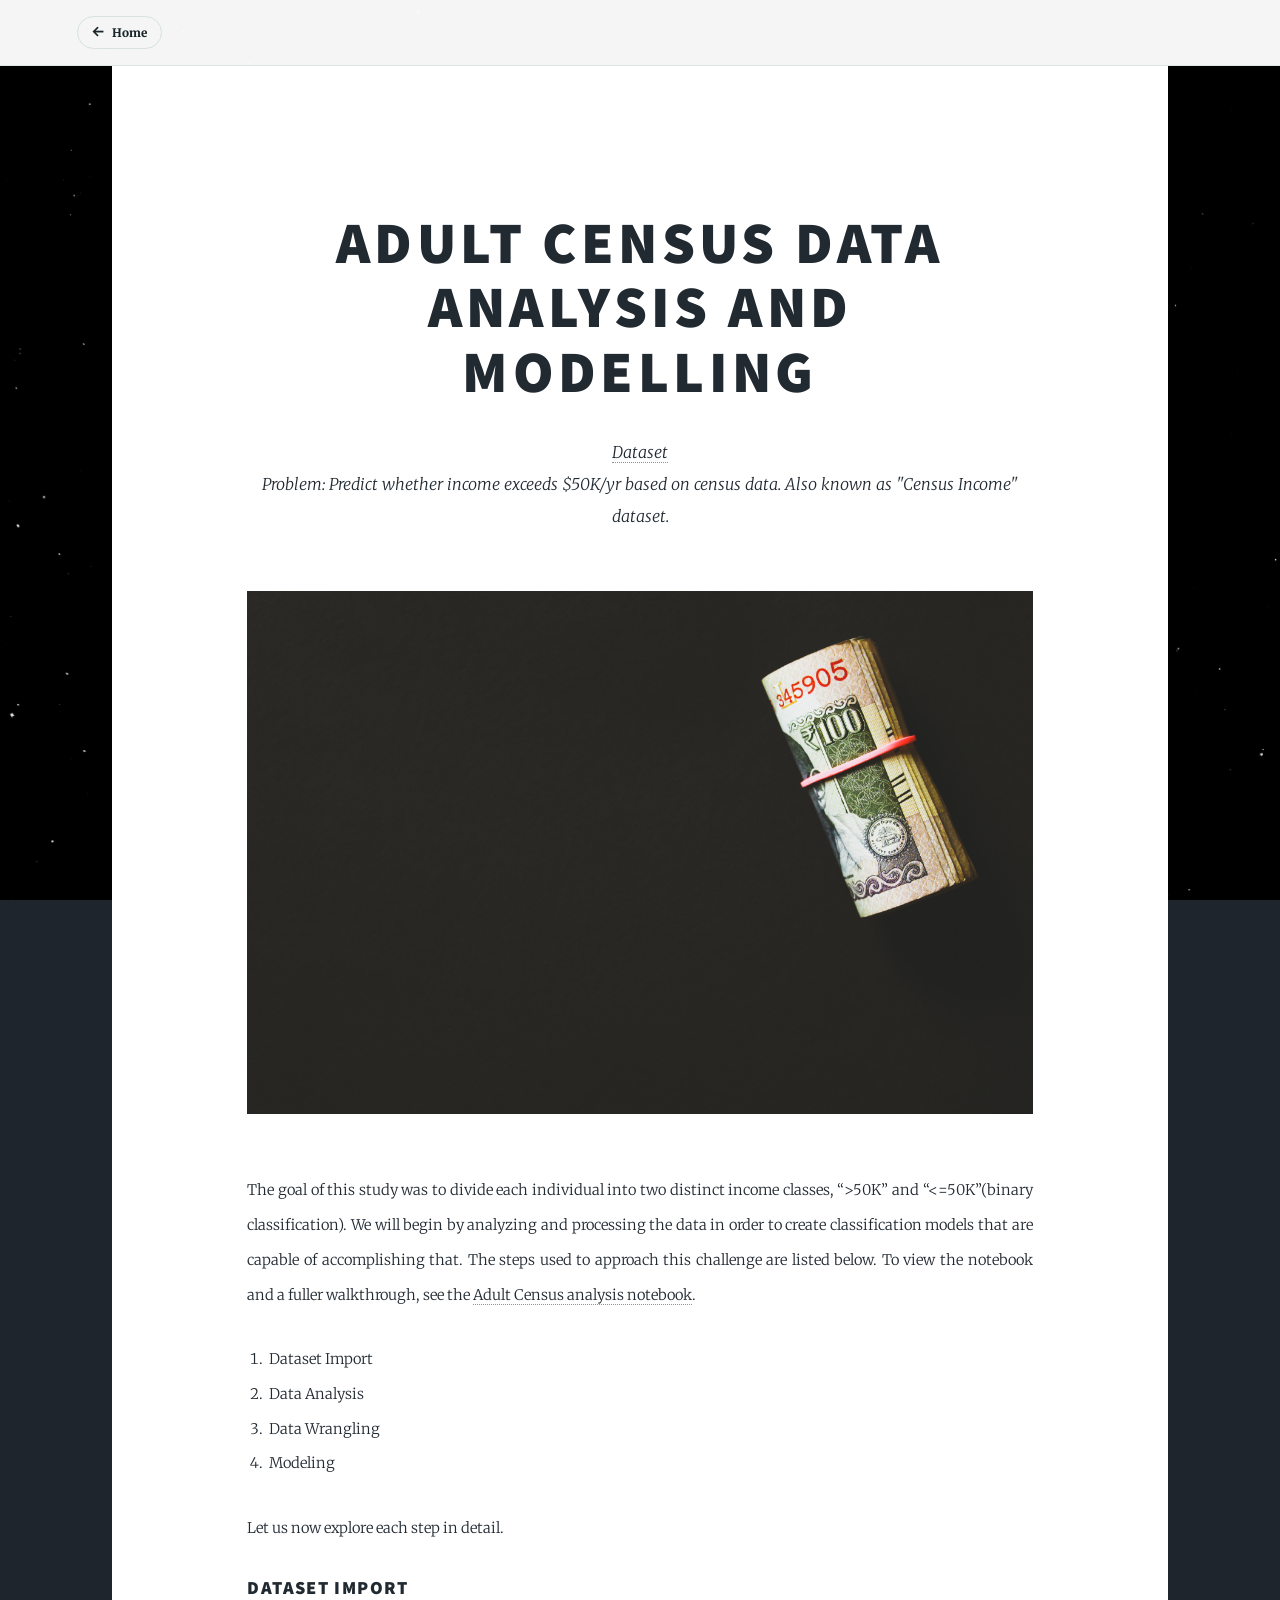
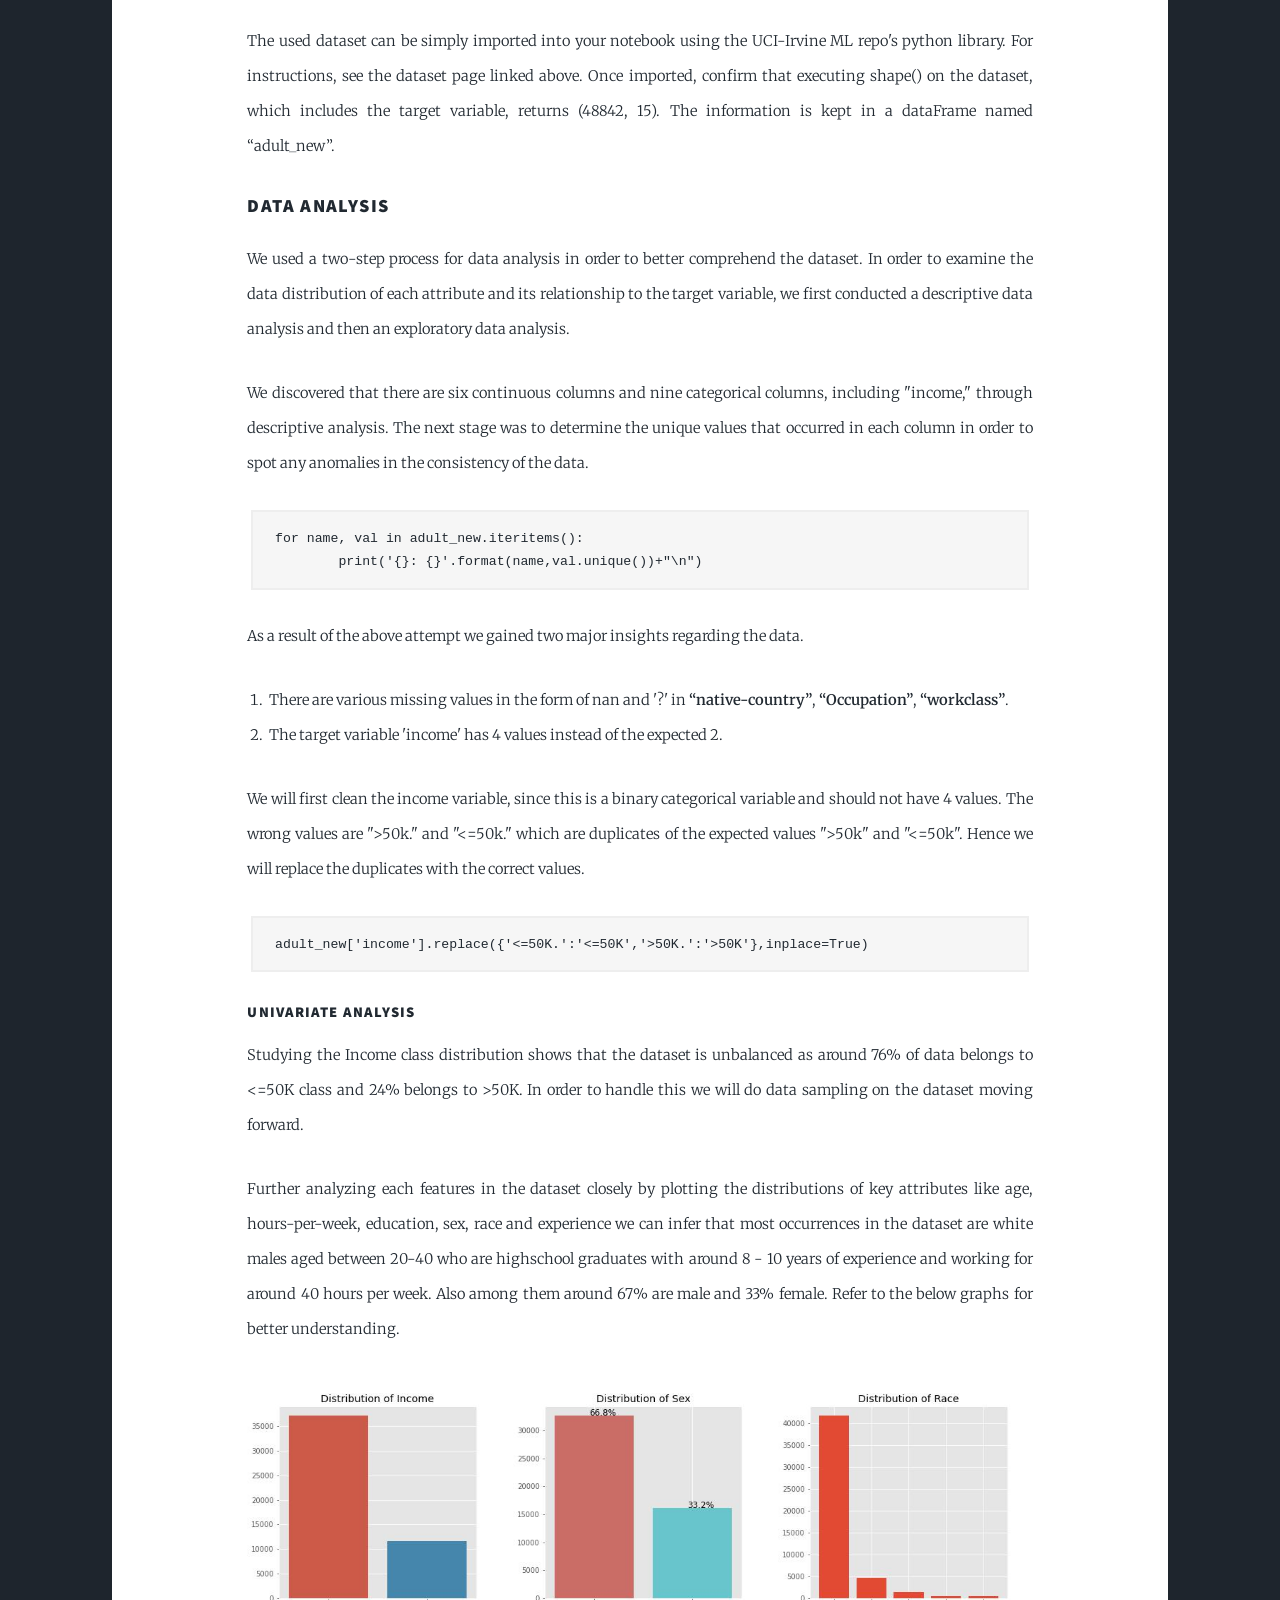
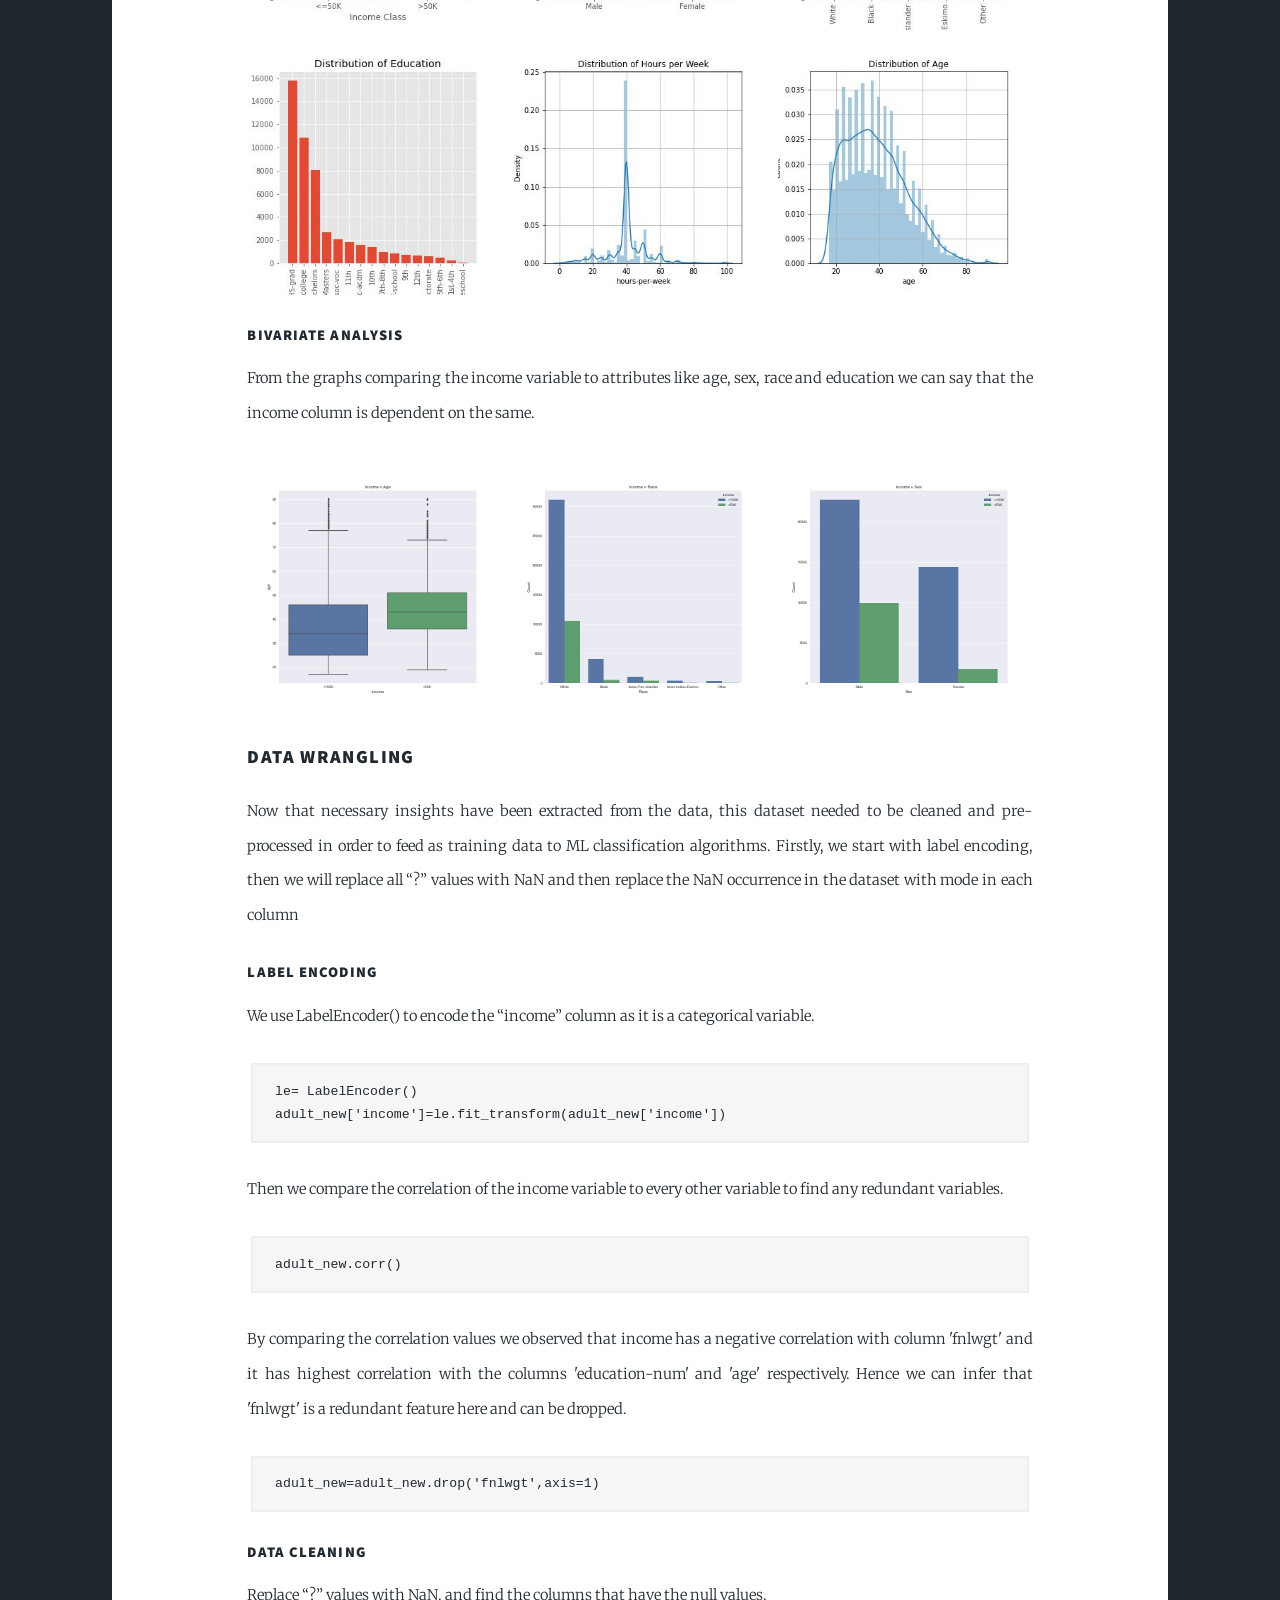
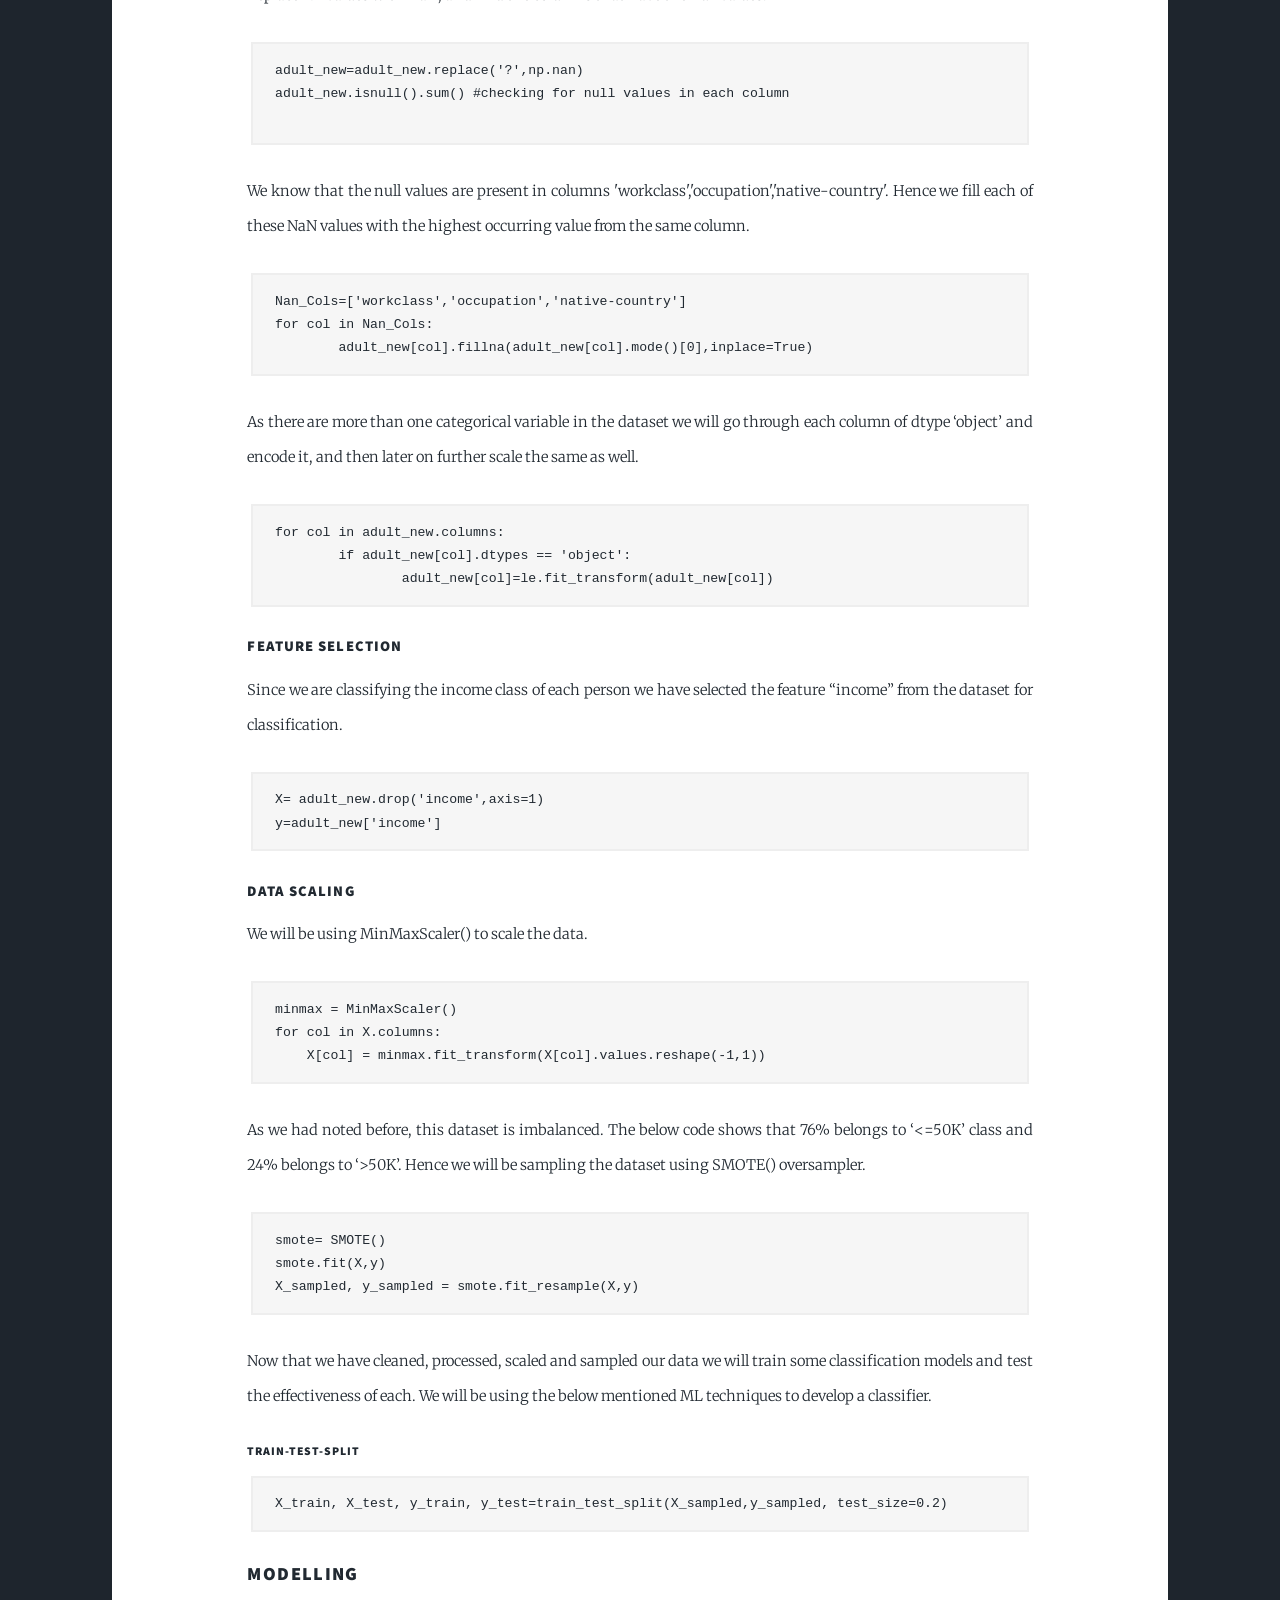
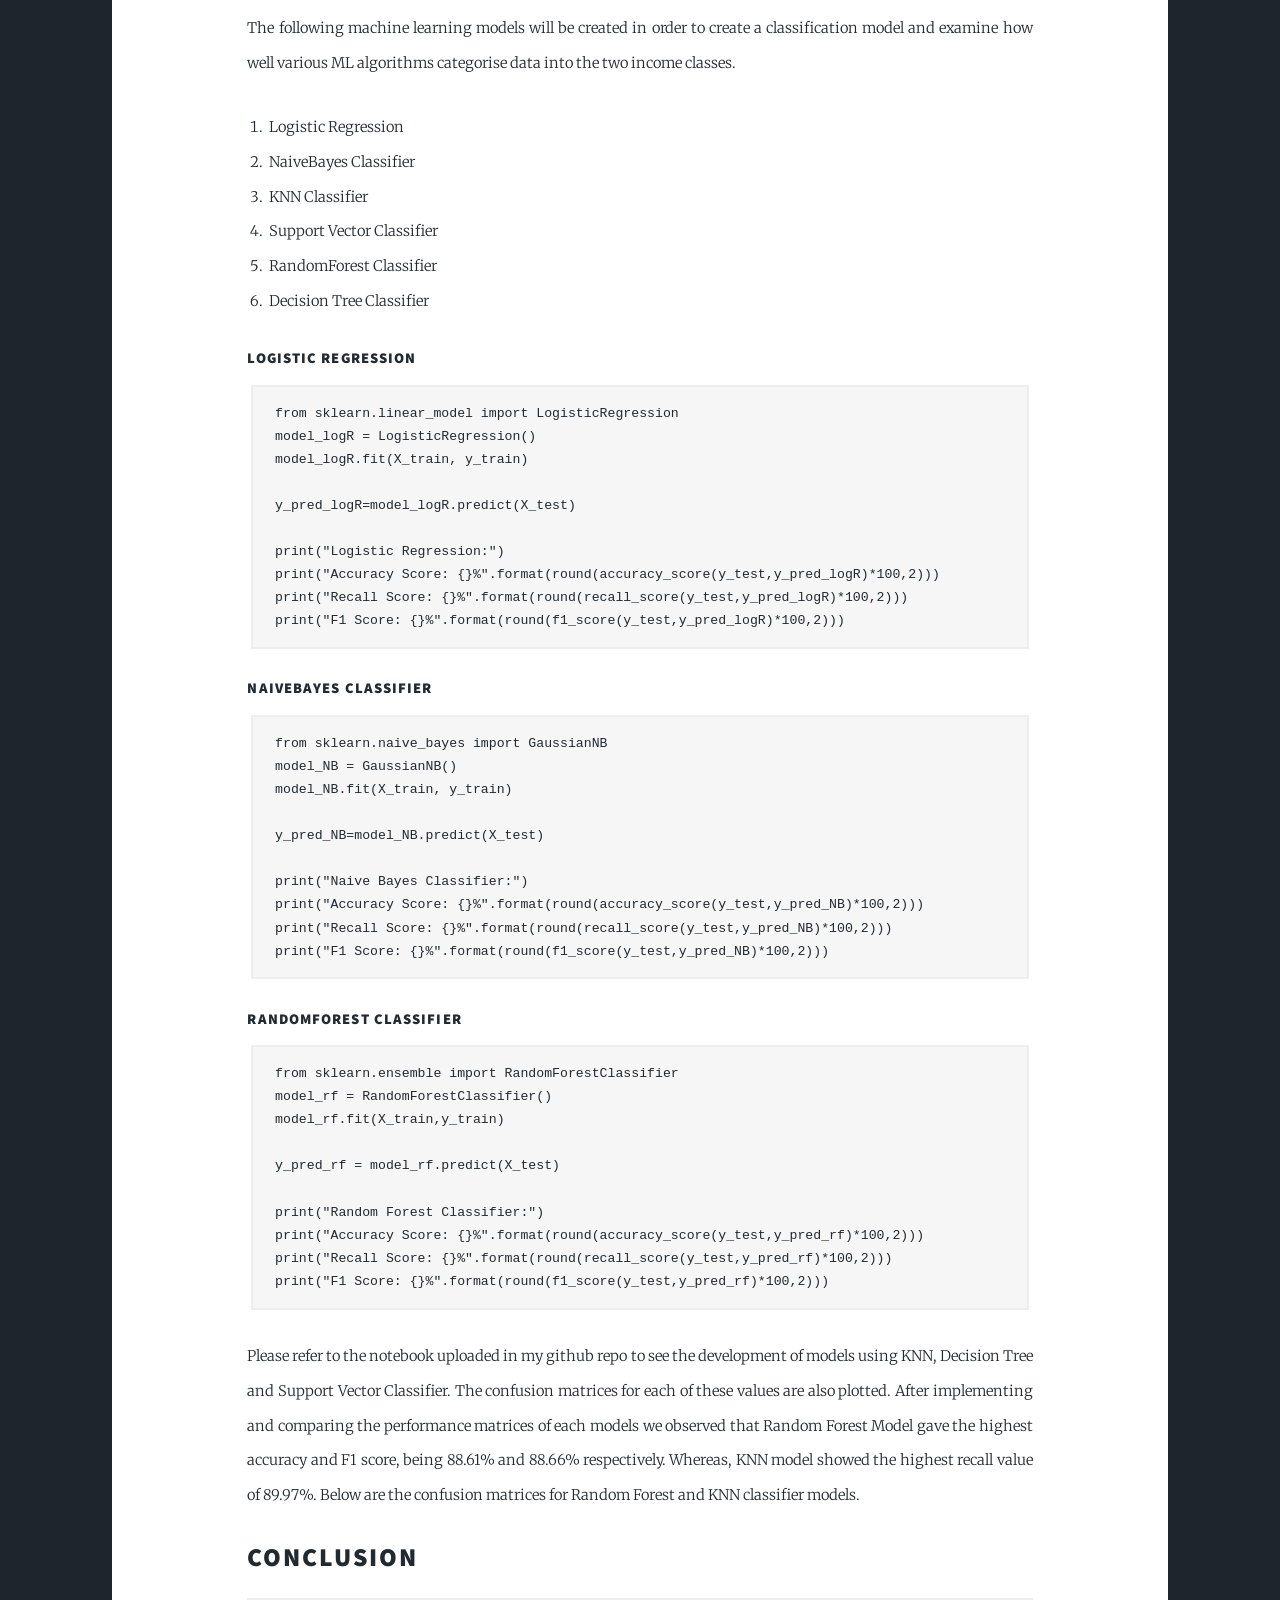
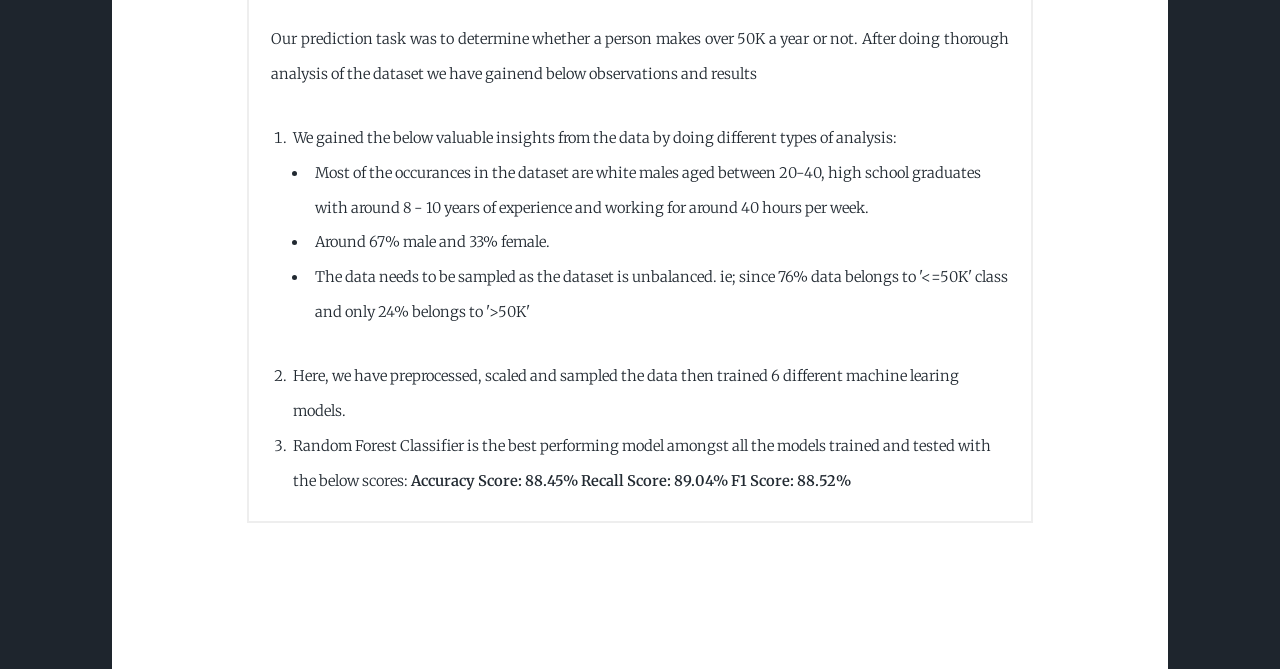
<file: post1_adult.html>
<!DOCTYPE HTML>
<!--
	Massively by HTML5 UP
	html5up.net | @ajlkn
	Free for personal and commercial use under the CCA 3.0 license (html5up.net/license)
-->
<html>
	<head>
		<title>ADULT CENSUS DATA ANALYSIS AND MODELLING</title>
		<meta charset="utf-8" />
		<meta name="viewport" content="width=device-width, initial-scale=1, user-scalable=no" />
		<link rel="stylesheet" href="assets/css/main.css" />
		<link rel="stylesheet" href="assets/css/portfolio.css?v=20261013b" />
		<noscript><link rel="stylesheet" href="assets/css/noscript.css" /></noscript>
	</head>
	<body class="is-preload">

		<!-- Wrapper -->
			<div id="wrapper">
		<header class="project-site-header"><a class="home-button" href="index.html" aria-label="Return to portfolio homepage"><span class="home-button-arrow" aria-hidden="true">←</span><span>Home</span></a></header>


				<!-- Header -->
<!-- Main -->
					<div id="main">

						<!-- Post -->
							<section class="post">
								<header class="major">	
									<h1>Adult Census Data analysis and Modelling</h1>
									<p><a href="http://archive.ics.uci.edu/dataset/2/adult">Dataset</a><br>Problem: Predict whether income exceeds $50K/yr based on census data. Also known as "Census Income" dataset.
									</p>
								</header>
								<div class="image main"><img src="images/post1-cover.jpg" alt="" /></div>
								<p>
									The goal of this study was to divide each individual into two distinct income classes, “>50K” and “<=50K”(binary classification). We will begin by analyzing and processing the data in order to create classification models that are capable of accomplishing that. The steps used to approach this challenge are listed below. To view the notebook and a fuller walkthrough, see the <a href="https://github.com/hr4hkr/DSprojects/blob/main/Adult%20Census%20Data%20Analysis.ipynb">Adult Census analysis notebook</a>.
								</p>
								<ol>
									<li>Dataset Import</li>
									<li>Data Analysis</li>
									<li>Data Wrangling</li>
									<li>Modeling</li>
								</ol>
								<p>Let us now explore each step in detail.</p>
								<h3>Dataset Import</h3>
								<p>The used dataset can be simply imported into your notebook using the UCI-Irvine ML repo's python library. For instructions, see the dataset page linked above. Once imported, confirm that executing shape() on the dataset, which includes the target variable, returns (48842, 15). The information is kept in a dataFrame named “adult_new”.</p>
								<h3>Data analysis</h3>
								<p>We used a two-step process for data analysis in order to better comprehend the dataset. In order to examine the data distribution of each attribute and its relationship to the target variable, we first conducted a descriptive data analysis and then an exploratory data analysis.</p>
								<p>We discovered that there are six continuous columns and nine categorical columns, including "income," through descriptive analysis. The next stage was to determine the unique values that occurred in each column in order to spot any anomalies in the consistency of the data.</p>
								<pre><code>for name, val in adult_new.iteritems():
	print('{}: {}'.format(name,val.unique())+"\n")</code></pre>
								<p>As a result of the above attempt we gained two major insights regarding the data.</p>
								<ol>
									<li>There are various missing values in the form of nan and '?' in <b>“native-country”</b>, <b>“Occupation”</b>, <b>“workclass”</b>.</li>
									<li>The target variable 'income' has 4 values instead of the expected 2.</li>								</li>
								</ol>
								<p>We will first clean the income variable, since this is a binary categorical variable  and should not have 4 values. The wrong values are ">50k." and "<=50k." which are duplicates of the expected values ">50k" and "<=50k". Hence we will replace the duplicates with the correct values.</p>
								<pre><code>adult_new['income'].replace({'<=50K.':'<=50K','>50K.':'>50K'},inplace=True)</code></pre>
								<h4>Univariate Analysis</h4>
								<p>Studying the Income class distribution shows that the dataset is unbalanced as around 76% of data belongs to <=50K class and 24% belongs to >50K. In order to handle this we will do data sampling on the dataset moving forward.</p>
								<p>Further analyzing each features in the dataset closely by plotting the distributions of key attributes like age, hours-per-week, education, sex, race and experience we can infer that most occurrences in the dataset are white males aged between 20-40 who are highschool graduates with around 8 - 10 years of experience and working for around 40 hours per week. Also among them around 67% are male and 33% female. Refer to the below graphs for better understanding.</p>
								<div class="box alt">
									<div class="row gtr-50 gtr-uniform">
										<div class="col-4"><span class="image fit"><img src="images/univariateGraphs/incomeDistr.jpg" alt="" /></span></div>
										<div class="col-4"><span class="image fit"><img src="images/univariateGraphs/sexDstr.jpg" alt="" /></span></div>
										<div class="col-4"><span class="image fit"><img src="images/univariateGraphs/raceDistr.jpg" alt="" /></span></div>
										<!-- Break -->
										<div class="col-4"><span class="image fit"><img src="images/univariateGraphs/educationDistr.jpg" alt="" /></span></div>
										<div class="col-4"><span class="image fit"><img src="images/univariateGraphs/hoursPWDistr.jpg" alt="" /></span></div>
										<div class="col-4"><span class="image fit"><img src="images/univariateGraphs/ageDistr.jpg" alt="" /></span></div>
									</div>
								</div>	
								<h4>Bivariate Analysis</h4>
								<p> From the graphs comparing the income variable to attributes like age, sex, race and education we can say that the income column is dependent on the same.</p>
								<div class="box alt">
									<div class="row gtr-50 gtr-uniform">
										<div class="col-4"><span class="image fit"><img src="images/BiVariateAnalysis/incomeVage.jpg" alt="" /></span></div>
										<div class="col-4"><span class="image fit"><img src="images/BiVariateAnalysis/incomeVrace.jpg" alt="" /></span></div>
										<div class="col-4"><span class="image fit"><img src="images/BiVariateAnalysis/incomeVSex.jpg" alt="" /></span></div>
									</div>
								</div>	
								<h3>Data Wrangling</h3>
								<p>Now that necessary insights have been extracted from the data, this dataset needed to be cleaned and pre-processed in order to feed as training data to ML classification algorithms. Firstly, we start with label encoding, then we will replace all “?” values with NaN and then replace the NaN occurrence in the dataset with mode in each column</p>
								<h4>Label Encoding</h4>
								<p> We use LabelEncoder() to encode the “income” column as it is a categorical variable.</p>
								<pre><code>le= LabelEncoder() 
adult_new['income']=le.fit_transform(adult_new['income'])</code></pre>
								<p>Then we compare the correlation of the income variable to every other variable to find any redundant variables.</p>
								<pre><code>adult_new.corr()</code></pre>
								<p>By comparing the correlation values we observed that income has a negative correlation with column 'fnlwgt' and it has highest correlation with the columns  'education-num' and 'age' respectively. Hence we can infer that 'fnlwgt' is a redundant feature here and can be dropped.</p>
								<pre><code>adult_new=adult_new.drop('fnlwgt',axis=1)</code></pre>
								<h4>Data Cleaning</h4>
								<p>Replace “?” values with NaN, and find the columns that have the null values.</p>
								<pre><code>adult_new=adult_new.replace('?',np.nan)
adult_new.isnull().sum() #checking for null values in each column
								</code></pre>
								<p>We know that the null values are present in columns 'workclass','occupation','native-country'. Hence we fill each of these NaN values with the highest occurring value from the same column.</p>
								<pre><code>Nan_Cols=['workclass','occupation','native-country']
for col in Nan_Cols:
	adult_new[col].fillna(adult_new[col].mode()[0],inplace=True)</code></pre>
								<p>As there are more than one categorical variable in the dataset we will go through each column of dtype ‘object’ and encode it, and then later on further scale the same as well.</p>
								<pre><code>for col in adult_new.columns:
	if adult_new[col].dtypes == 'object':
		adult_new[col]=le.fit_transform(adult_new[col])</code></pre>
								<h4>Feature Selection</h4>
								<p>Since we are classifying the income class of each person we have selected the feature “income” from the dataset for classification.</p>
								<pre><code>X= adult_new.drop('income',axis=1)
y=adult_new['income']</code></pre>
								<h4>Data Scaling</h4>
								<p>We will be using MinMaxScaler() to scale the data.</p>
								<pre><code>minmax = MinMaxScaler()
for col in X.columns:
    X[col] = minmax.fit_transform(X[col].values.reshape(-1,1))</code></pre>
								<p>As we had noted before, this dataset is imbalanced. The below code shows that 76% belongs to ‘<=50K’ class and 24% belongs to ‘>50K’. Hence we will be sampling the dataset using SMOTE() oversampler.</p>
								<pre><code>smote= SMOTE()
smote.fit(X,y)
X_sampled, y_sampled = smote.fit_resample(X,y)</code></pre>
								<p>Now that we have cleaned, processed, scaled and sampled our data we will train some classification models and test the effectiveness of each. We will be using the below mentioned ML techniques to develop a classifier.</p>
								<h6>Train-Test-Split</h6>
								<pre><code>X_train, X_test, y_train, y_test=train_test_split(X_sampled,y_sampled, test_size=0.2)</code></pre>
								<h3>Modelling</h3>
								<p>The following machine learning models will be created in order to create a classification model and examine how well various ML algorithms categorise data into the two income classes.</p>
								<ol>
									<li>Logistic Regression</li>
									<li>NaiveBayes Classifier</li>
									<li>KNN Classifier</li>
									<li>Support Vector Classifier</li>
									<li>RandomForest Classifier</li>
									<li>Decision Tree Classifier</li>
								</ol>
								<h4>Logistic Regression</h4>
								<pre><code>from sklearn.linear_model import LogisticRegression
model_logR = LogisticRegression()
model_logR.fit(X_train, y_train)

y_pred_logR=model_logR.predict(X_test)

print("Logistic Regression:")
print("Accuracy Score: {}%".format(round(accuracy_score(y_test,y_pred_logR)*100,2)))
print("Recall Score: {}%".format(round(recall_score(y_test,y_pred_logR)*100,2)))
print("F1 Score: {}%".format(round(f1_score(y_test,y_pred_logR)*100,2)))</code></pre>
								<h4>NaiveBayes Classifier</h4>
								<pre><code>from sklearn.naive_bayes import GaussianNB
model_NB = GaussianNB()
model_NB.fit(X_train, y_train)

y_pred_NB=model_NB.predict(X_test)

print("Naive Bayes Classifier:")
print("Accuracy Score: {}%".format(round(accuracy_score(y_test,y_pred_NB)*100,2)))
print("Recall Score: {}%".format(round(recall_score(y_test,y_pred_NB)*100,2)))
print("F1 Score: {}%".format(round(f1_score(y_test,y_pred_NB)*100,2)))</code></pre>
								<h4>RandomForest Classifier</h4>
								<pre><code>from sklearn.ensemble import RandomForestClassifier
model_rf = RandomForestClassifier()
model_rf.fit(X_train,y_train)

y_pred_rf = model_rf.predict(X_test)

print("Random Forest Classifier:")
print("Accuracy Score: {}%".format(round(accuracy_score(y_test,y_pred_rf)*100,2)))
print("Recall Score: {}%".format(round(recall_score(y_test,y_pred_rf)*100,2)))
print("F1 Score: {}%".format(round(f1_score(y_test,y_pred_rf)*100,2)))</code></pre>
								<p>Please refer to the notebook uploaded in my github repo to see the development of models using KNN, Decision Tree and Support Vector Classifier. The confusion matrices for each of these values are also plotted. After implementing and comparing the performance matrices of each models we observed that Random Forest Model gave the highest accuracy and  F1 score, being 88.61% and 88.66% respectively. Whereas, KNN model showed the highest recall value of 89.97%. Below are the confusion matrices for Random Forest and KNN classifier models.</p>
								<h2>Conclusion</h2>
									<div class="box">
										<p>Our prediction task was to determine whether a person makes over 50K a year or not. After doing thorough analysis of the dataset we have gainend below observations and results</p>
										<ol>
											<li>We gained the below valuable insights from the data by doing different types of analysis:
												<ul>
													<li>Most of the occurances in the dataset are white males aged between 20-40, high school graduates with around 8 - 10 years of experience and working for around 40 hours per week.</li>
													<li>Around 67% male and 33% female.</li>
													<li>The data needs to be sampled as the dataset is unbalanced. ie; since 76% data belongs to '<=50K' class and only 24% belongs to '>50K'</li>
												</ul>
											</li>
											<li>Here, we have preprocessed, scaled and sampled the data then trained 6 different machine learing models.</li>
											<li>Random Forest Classifier is the best performing model amongst all the models trained and tested with the below scores: <b>Accuracy Score: 88.45% Recall Score: 89.04% F1 Score: 88.52%</b></li>
										</ol>						
									</div>
							</section>

					</div>
<!-- Copyright -->
</div>

		<!-- Scripts -->
			<script src="assets/js/jquery.min.js"></script>
			<script src="assets/js/jquery.scrollex.min.js"></script>
			<script src="assets/js/jquery.scrolly.min.js"></script>
			<script src="assets/js/browser.min.js"></script>
			<script src="assets/js/breakpoints.min.js"></script>
			<script src="assets/js/util.js"></script>
			<script src="assets/js/main.js"></script>

	</body>
</html>
</file>
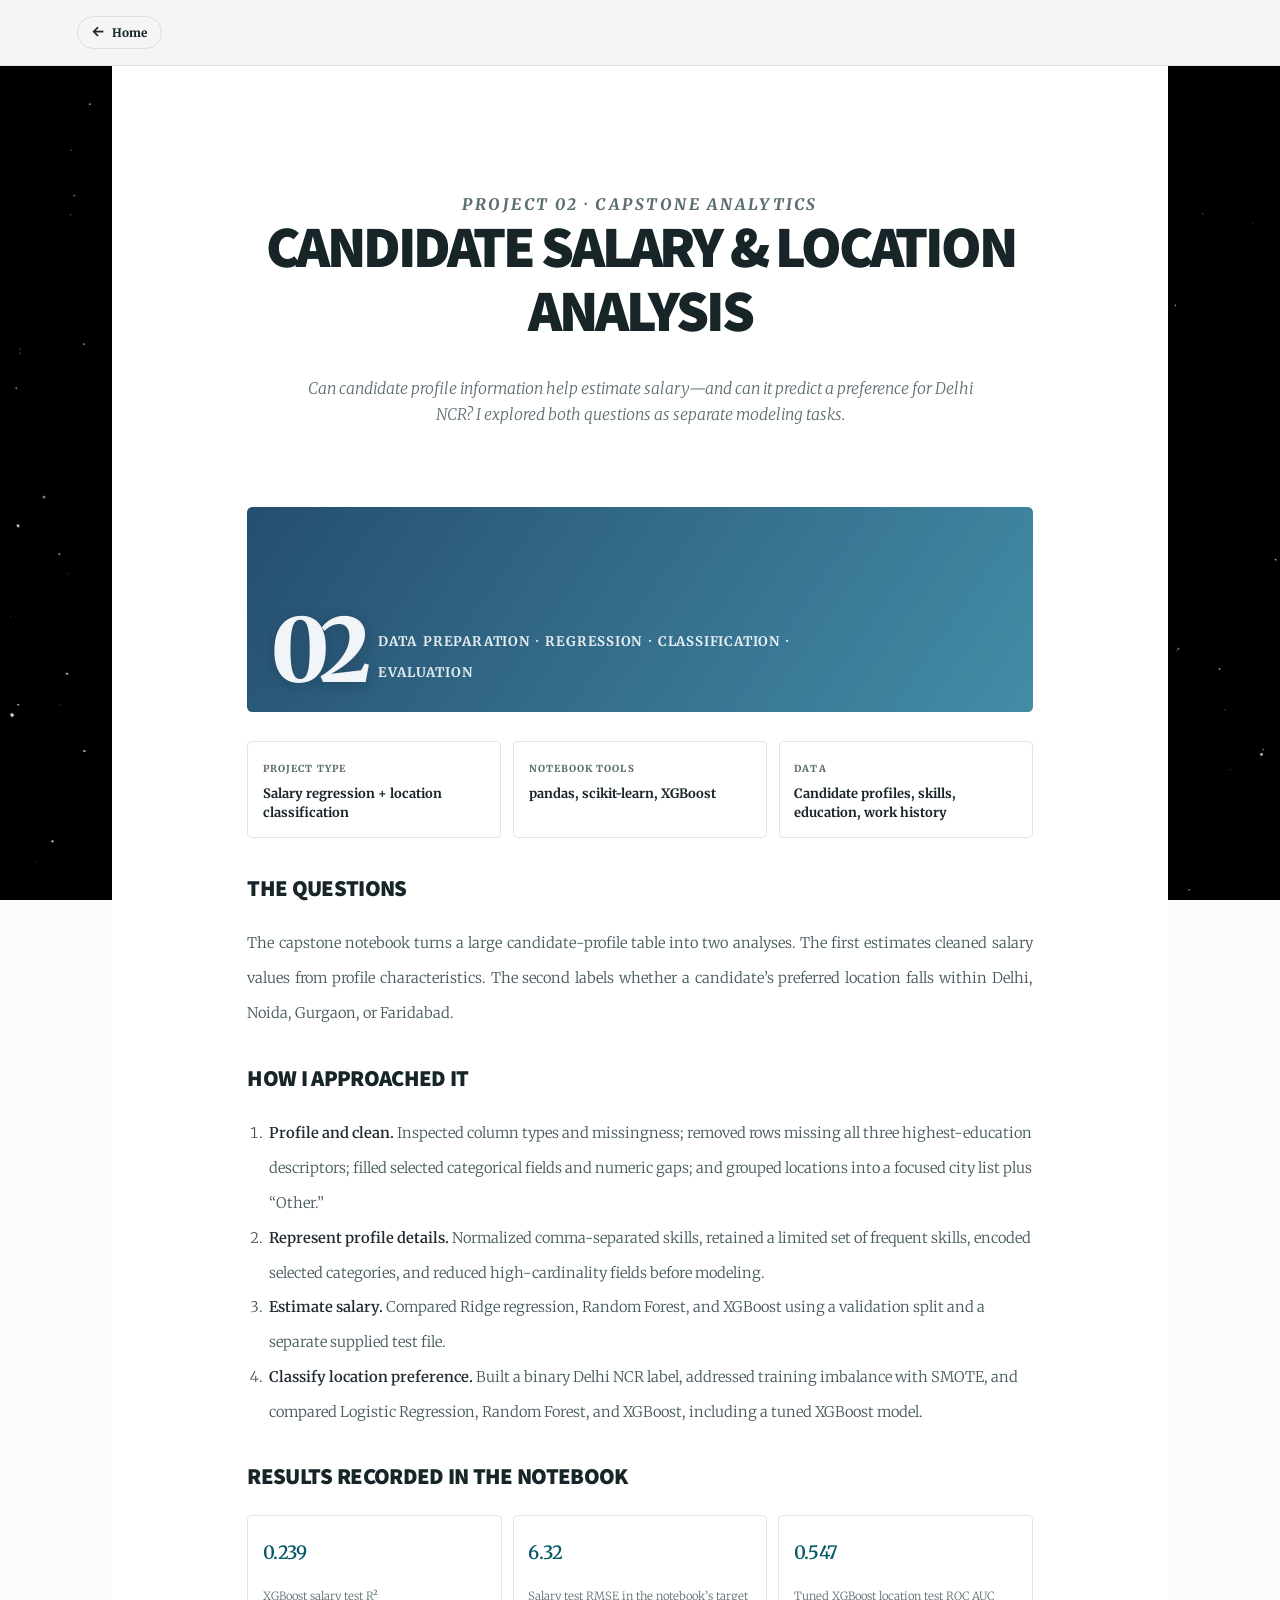
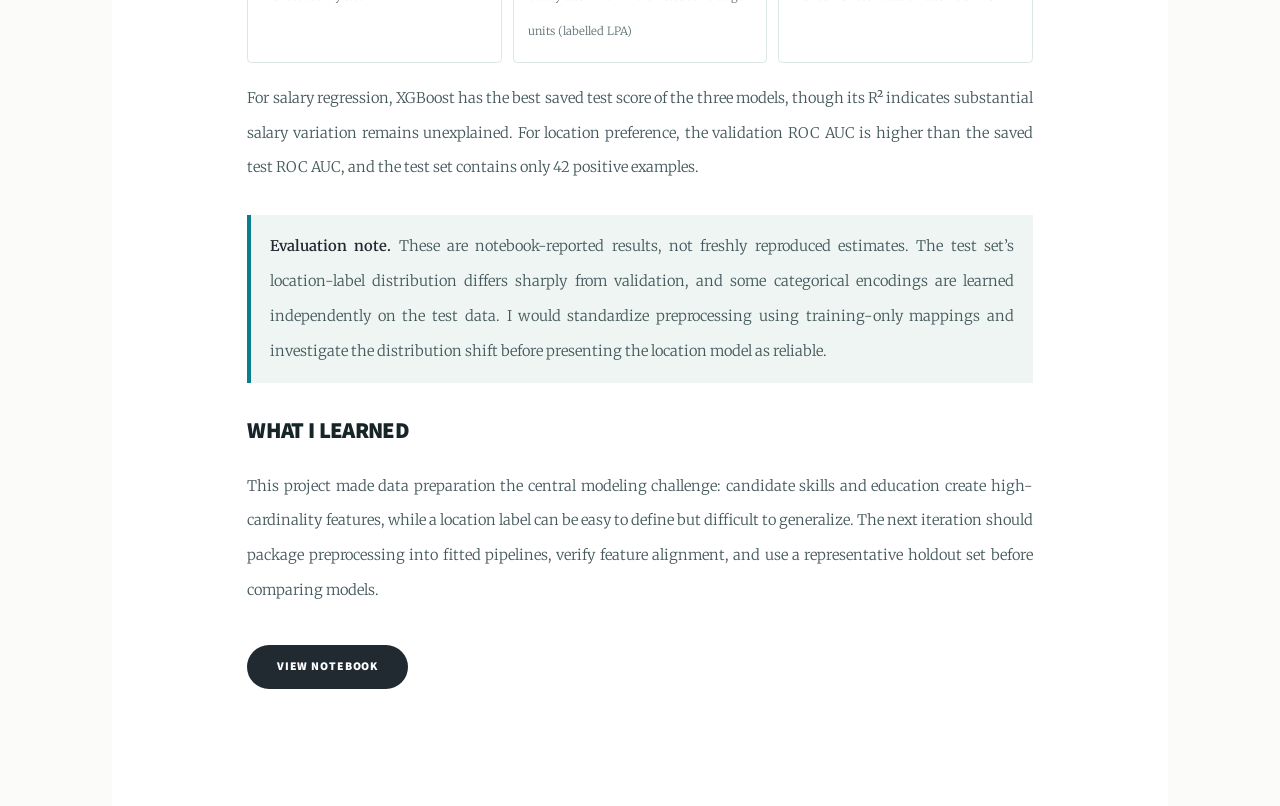
<file: post_capstone.html>
<!DOCTYPE HTML>
<html lang="en">
<head>
	<title>Candidate Salary & Location Analysis — Harikrishnan R</title>
	<meta charset="utf-8" />
	<meta name="viewport" content="width=device-width, initial-scale=1" />
	<meta name="description" content="A two-part analytics capstone: candidate salary regression and Delhi NCR location preference classification." />
	<link rel="stylesheet" href="assets/css/main.css" />
	<link rel="stylesheet" href="assets/css/portfolio.css?v=20261013b" />
</head>
<body class="is-preload project-page">
	<div id="wrapper">
		<header class="project-site-header"><a class="home-button" href="index.html" aria-label="Return to portfolio homepage"><span class="home-button-arrow" aria-hidden="true">←</span><span>Home</span></a></header>

<main id="main"><article class="post project-post">
			<header class="major"><p class="eyebrow">Project 02 · Capstone analytics</p><h1>Candidate salary &amp; location analysis</h1><p>Can candidate profile information help estimate salary—and can it predict a preference for Delhi NCR? I explored both questions as separate modeling tasks.</p></header>
			<div class="project-hero hero-capstone"><p class="hero-index">02</p><p class="hero-caption">Data preparation · regression · classification · evaluation</p></div>
			<dl class="project-meta"><div><dt>Project type</dt><dd>Salary regression + location classification</dd></div><div><dt>Notebook tools</dt><dd>pandas, scikit-learn, XGBoost</dd></div><div><dt>Data</dt><dd>Candidate profiles, skills, education, work history</dd></div></dl>
			<h2>The questions</h2>
			<p>The capstone notebook turns a large candidate-profile table into two analyses. The first estimates cleaned salary values from profile characteristics. The second labels whether a candidate’s preferred location falls within Delhi, Noida, Gurgaon, or Faridabad.</p>
			<h2>How I approached it</h2>
			<ol><li><strong>Profile and clean.</strong> Inspected column types and missingness; removed rows missing all three highest-education descriptors; filled selected categorical fields and numeric gaps; and grouped locations into a focused city list plus “Other.”</li><li><strong>Represent profile details.</strong> Normalized comma-separated skills, retained a limited set of frequent skills, encoded selected categories, and reduced high-cardinality fields before modeling.</li><li><strong>Estimate salary.</strong> Compared Ridge regression, Random Forest, and XGBoost using a validation split and a separate supplied test file.</li><li><strong>Classify location preference.</strong> Built a binary Delhi NCR label, addressed training imbalance with SMOTE, and compared Logistic Regression, Random Forest, and XGBoost, including a tuned XGBoost model.</li></ol>
			<h2>Results recorded in the notebook</h2>
			<div class="result-grid"><div class="result-card"><strong>0.239</strong><span>XGBoost salary test R²</span></div><div class="result-card"><strong>6.32</strong><span>Salary test RMSE in the notebook’s target units (labelled LPA)</span></div><div class="result-card"><strong>0.547</strong><span>Tuned XGBoost location test ROC AUC</span></div></div>
			<p>For salary regression, XGBoost has the best saved test score of the three models, though its R² indicates substantial salary variation remains unexplained. For location preference, the validation ROC AUC is higher than the saved test ROC AUC, and the test set contains only 42 positive examples.</p>
			<aside class="callout"><p><strong>Evaluation note.</strong> These are notebook-reported results, not freshly reproduced estimates. The test set’s location-label distribution differs sharply from validation, and some categorical encodings are learned independently on the test data. I would standardize preprocessing using training-only mappings and investigate the distribution shift before presenting the location model as reliable.</p></aside>
			<h2>What I learned</h2><p>This project made data preparation the central modeling challenge: candidate skills and education create high-cardinality features, while a location label can be easy to define but difficult to generalize. The next iteration should package preprocessing into fitted pipelines, verify feature alignment, and use a representative holdout set before comparing models.</p>
			<div class="post-actions"><a class="button primary" href="https://github.com/hr4hkr/DSprojects/blob/main/Capstone%20Analytics.ipynb">View notebook</a></div>
		</article></main>
</div>
	<script src="assets/js/jquery.min.js"></script><script src="assets/js/jquery.scrollex.min.js"></script><script src="assets/js/jquery.scrolly.min.js"></script><script src="assets/js/browser.min.js"></script><script src="assets/js/breakpoints.min.js"></script><script src="assets/js/util.js"></script><script src="assets/js/main.js"></script>
</body>
</html>
</file>
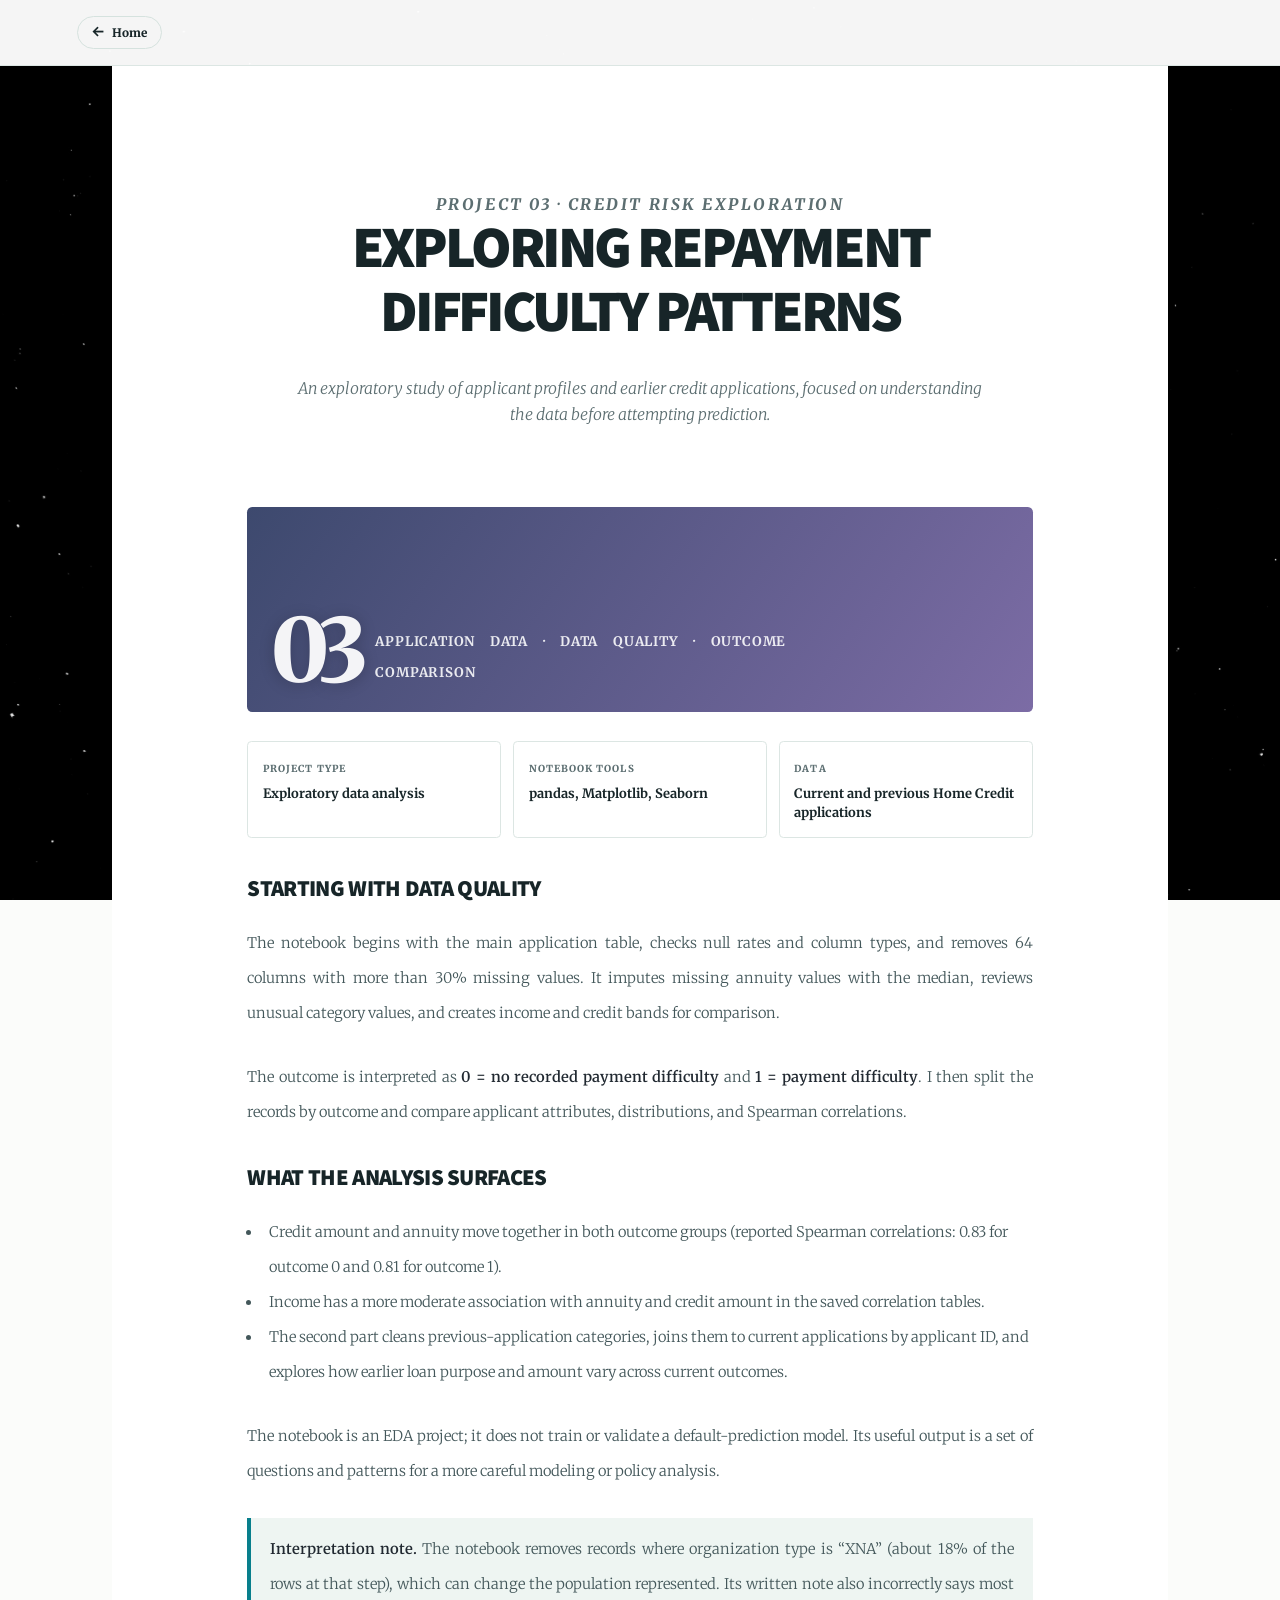
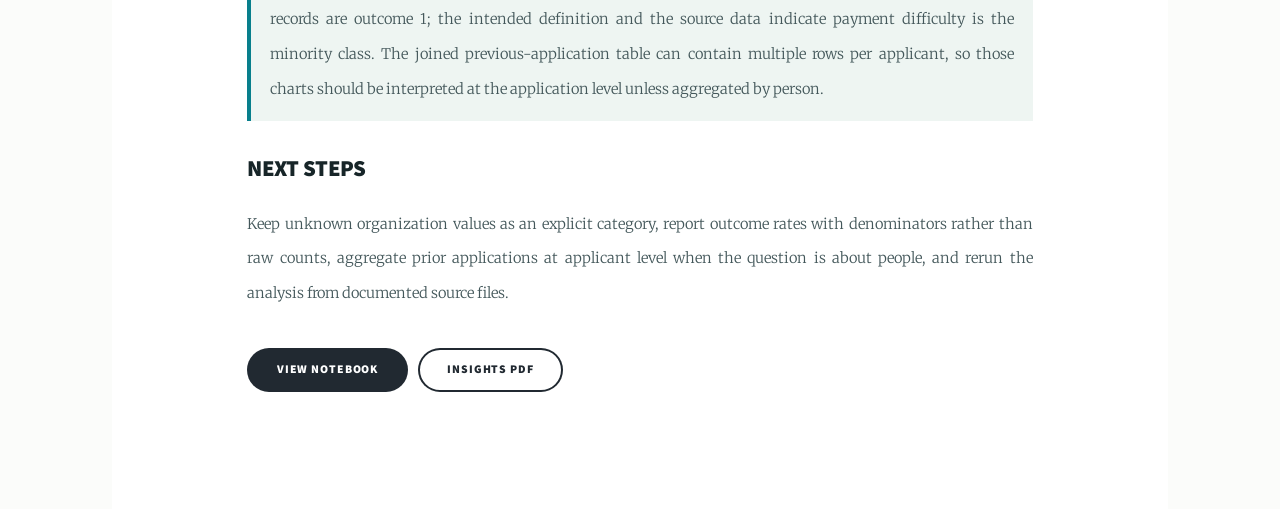
<file: post_credit_eda.html>
<!DOCTYPE HTML>
<html lang="en">
<head>
	<title>Credit Risk EDA — Harikrishnan R</title>
	<meta charset="utf-8" />
	<meta name="viewport" content="width=device-width, initial-scale=1" />
	<meta name="description" content="Exploratory analysis of Home Credit application and prior application data." />
	<link rel="stylesheet" href="assets/css/main.css" />
	<link rel="stylesheet" href="assets/css/portfolio.css?v=20261013b" />
</head>
<body class="is-preload project-page">
	<div id="wrapper">
		<header class="project-site-header"><a class="home-button" href="index.html" aria-label="Return to portfolio homepage"><span class="home-button-arrow" aria-hidden="true">←</span><span>Home</span></a></header>

<main id="main"><article class="post project-post">
			<header class="major"><p class="eyebrow">Project 03 · Credit risk exploration</p><h1>Exploring repayment difficulty patterns</h1><p>An exploratory study of applicant profiles and earlier credit applications, focused on understanding the data before attempting prediction.</p></header>
			<div class="project-hero hero-credit"><p class="hero-index">03</p><p class="hero-caption">Application data · data quality · outcome comparison</p></div>
			<dl class="project-meta"><div><dt>Project type</dt><dd>Exploratory data analysis</dd></div><div><dt>Notebook tools</dt><dd>pandas, Matplotlib, Seaborn</dd></div><div><dt>Data</dt><dd>Current and previous Home Credit applications</dd></div></dl>
			<h2>Starting with data quality</h2>
			<p>The notebook begins with the main application table, checks null rates and column types, and removes 64 columns with more than 30% missing values. It imputes missing annuity values with the median, reviews unusual category values, and creates income and credit bands for comparison.</p>
			<p>The outcome is interpreted as <strong>0 = no recorded payment difficulty</strong> and <strong>1 = payment difficulty</strong>. I then split the records by outcome and compare applicant attributes, distributions, and Spearman correlations.</p>
			<h2>What the analysis surfaces</h2>
			<ul><li>Credit amount and annuity move together in both outcome groups (reported Spearman correlations: 0.83 for outcome 0 and 0.81 for outcome 1).</li><li>Income has a more moderate association with annuity and credit amount in the saved correlation tables.</li><li>The second part cleans previous-application categories, joins them to current applications by applicant ID, and explores how earlier loan purpose and amount vary across current outcomes.</li></ul>
			<p>The notebook is an EDA project; it does not train or validate a default-prediction model. Its useful output is a set of questions and patterns for a more careful modeling or policy analysis.</p>
			<aside class="callout"><p><strong>Interpretation note.</strong> The notebook removes records where organization type is “XNA” (about 18% of the rows at that step), which can change the population represented. Its written note also incorrectly says most records are outcome 1; the intended definition and the source data indicate payment difficulty is the minority class. The joined previous-application table can contain multiple rows per applicant, so those charts should be interpreted at the application level unless aggregated by person.</p></aside>
			<h2>Next steps</h2><p>Keep unknown organization values as an explicit category, report outcome rates with denominators rather than raw counts, aggregate prior applications at applicant level when the question is about people, and rerun the analysis from documented source files.</p>
			<div class="post-actions"><a class="button primary" href="https://github.com/hr4hkr/DSprojects/blob/main/Credit%20EDA%20Analysis.ipynb">View notebook</a><a class="button" href="https://github.com/hr4hkr/DSprojects/blob/main/Credit%20EDA%20Analysis%20Insights.pdf">Insights PDF</a></div>
		</article></main>
</div>
	<script src="assets/js/jquery.min.js"></script><script src="assets/js/jquery.scrollex.min.js"></script><script src="assets/js/jquery.scrolly.min.js"></script><script src="assets/js/browser.min.js"></script><script src="assets/js/breakpoints.min.js"></script><script src="assets/js/util.js"></script><script src="assets/js/main.js"></script>
</body>
</html>
</file>
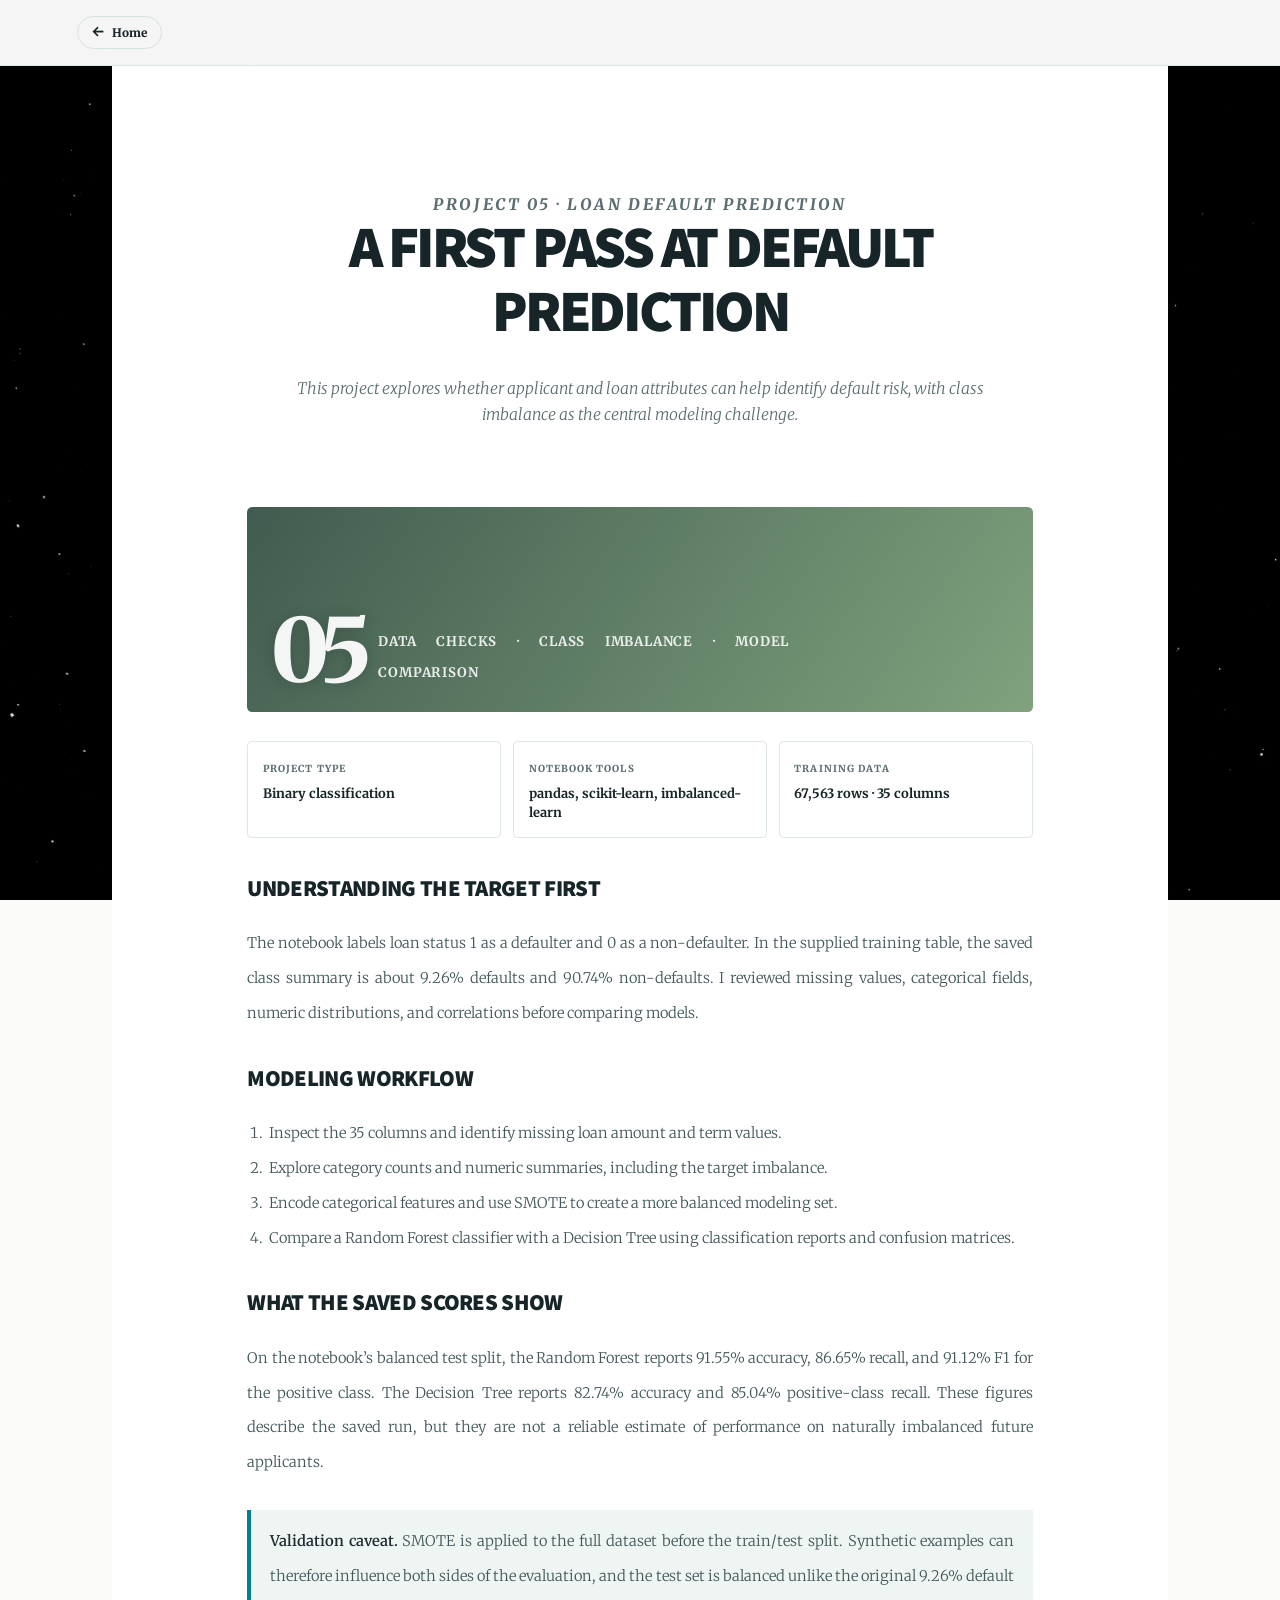
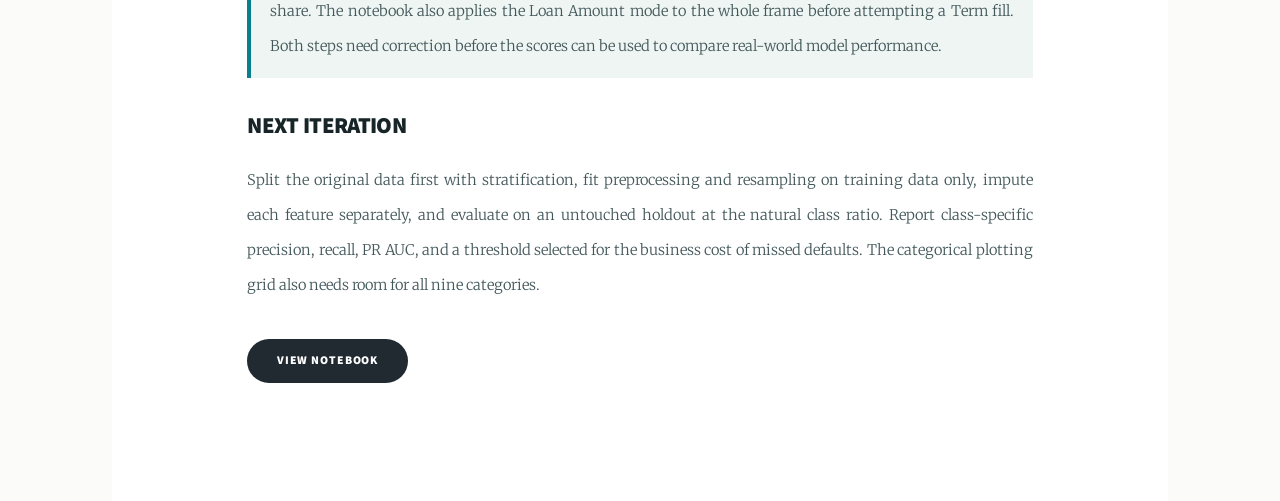
<file: post_loan_default.html>
<!DOCTYPE HTML>
<html lang="en">
<head>
	<title>Loan Default Prediction — Harikrishnan R</title>
	<meta charset="utf-8" />
	<meta name="viewport" content="width=device-width, initial-scale=1" />
	<meta name="description" content="An imbalanced classification project exploring loan default prediction and model evaluation." />
	<link rel="stylesheet" href="assets/css/main.css" />
	<link rel="stylesheet" href="assets/css/portfolio.css?v=20261013b" />
</head>
<body class="is-preload project-page">
	<div id="wrapper">
		<header class="project-site-header"><a class="home-button" href="index.html" aria-label="Return to portfolio homepage"><span class="home-button-arrow" aria-hidden="true">←</span><span>Home</span></a></header>

<main id="main"><article class="post project-post">
			<header class="major"><p class="eyebrow">Project 05 · Loan default prediction</p><h1>A first pass at default prediction</h1><p>This project explores whether applicant and loan attributes can help identify default risk, with class imbalance as the central modeling challenge.</p></header>
			<div class="project-hero hero-loan"><p class="hero-index">05</p><p class="hero-caption">Data checks · class imbalance · model comparison</p></div>
			<dl class="project-meta"><div><dt>Project type</dt><dd>Binary classification</dd></div><div><dt>Notebook tools</dt><dd>pandas, scikit-learn, imbalanced-learn</dd></div><div><dt>Training data</dt><dd>67,563 rows · 35 columns</dd></div></dl>
			<h2>Understanding the target first</h2>
			<p>The notebook labels loan status 1 as a defaulter and 0 as a non-defaulter. In the supplied training table, the saved class summary is about 9.26% defaults and 90.74% non-defaults. I reviewed missing values, categorical fields, numeric distributions, and correlations before comparing models.</p>
			<h2>Modeling workflow</h2><ol><li>Inspect the 35 columns and identify missing loan amount and term values.</li><li>Explore category counts and numeric summaries, including the target imbalance.</li><li>Encode categorical features and use SMOTE to create a more balanced modeling set.</li><li>Compare a Random Forest classifier with a Decision Tree using classification reports and confusion matrices.</li></ol>
			<h2>What the saved scores show</h2>
			<p>On the notebook’s balanced test split, the Random Forest reports 91.55% accuracy, 86.65% recall, and 91.12% F1 for the positive class. The Decision Tree reports 82.74% accuracy and 85.04% positive-class recall. These figures describe the saved run, but they are not a reliable estimate of performance on naturally imbalanced future applicants.</p>
			<aside class="callout"><p><strong>Validation caveat.</strong> SMOTE is applied to the full dataset before the train/test split. Synthetic examples can therefore influence both sides of the evaluation, and the test set is balanced unlike the original 9.26% default share. The notebook also applies the Loan Amount mode to the whole frame before attempting a Term fill. Both steps need correction before the scores can be used to compare real-world model performance.</p></aside>
			<h2>Next iteration</h2><p>Split the original data first with stratification, fit preprocessing and resampling on training data only, impute each feature separately, and evaluate on an untouched holdout at the natural class ratio. Report class-specific precision, recall, PR AUC, and a threshold selected for the business cost of missed defaults. The categorical plotting grid also needs room for all nine categories.</p>
			<div class="post-actions"><a class="button primary" href="https://github.com/hr4hkr/DSprojects/blob/main/TR_LoanDefaultProblem.ipynb">View notebook</a></div>
		</article></main>
</div>
	<script src="assets/js/jquery.min.js"></script><script src="assets/js/jquery.scrollex.min.js"></script><script src="assets/js/jquery.scrolly.min.js"></script><script src="assets/js/browser.min.js"></script><script src="assets/js/breakpoints.min.js"></script><script src="assets/js/util.js"></script><script src="assets/js/main.js"></script>
</body>
</html>
</file>
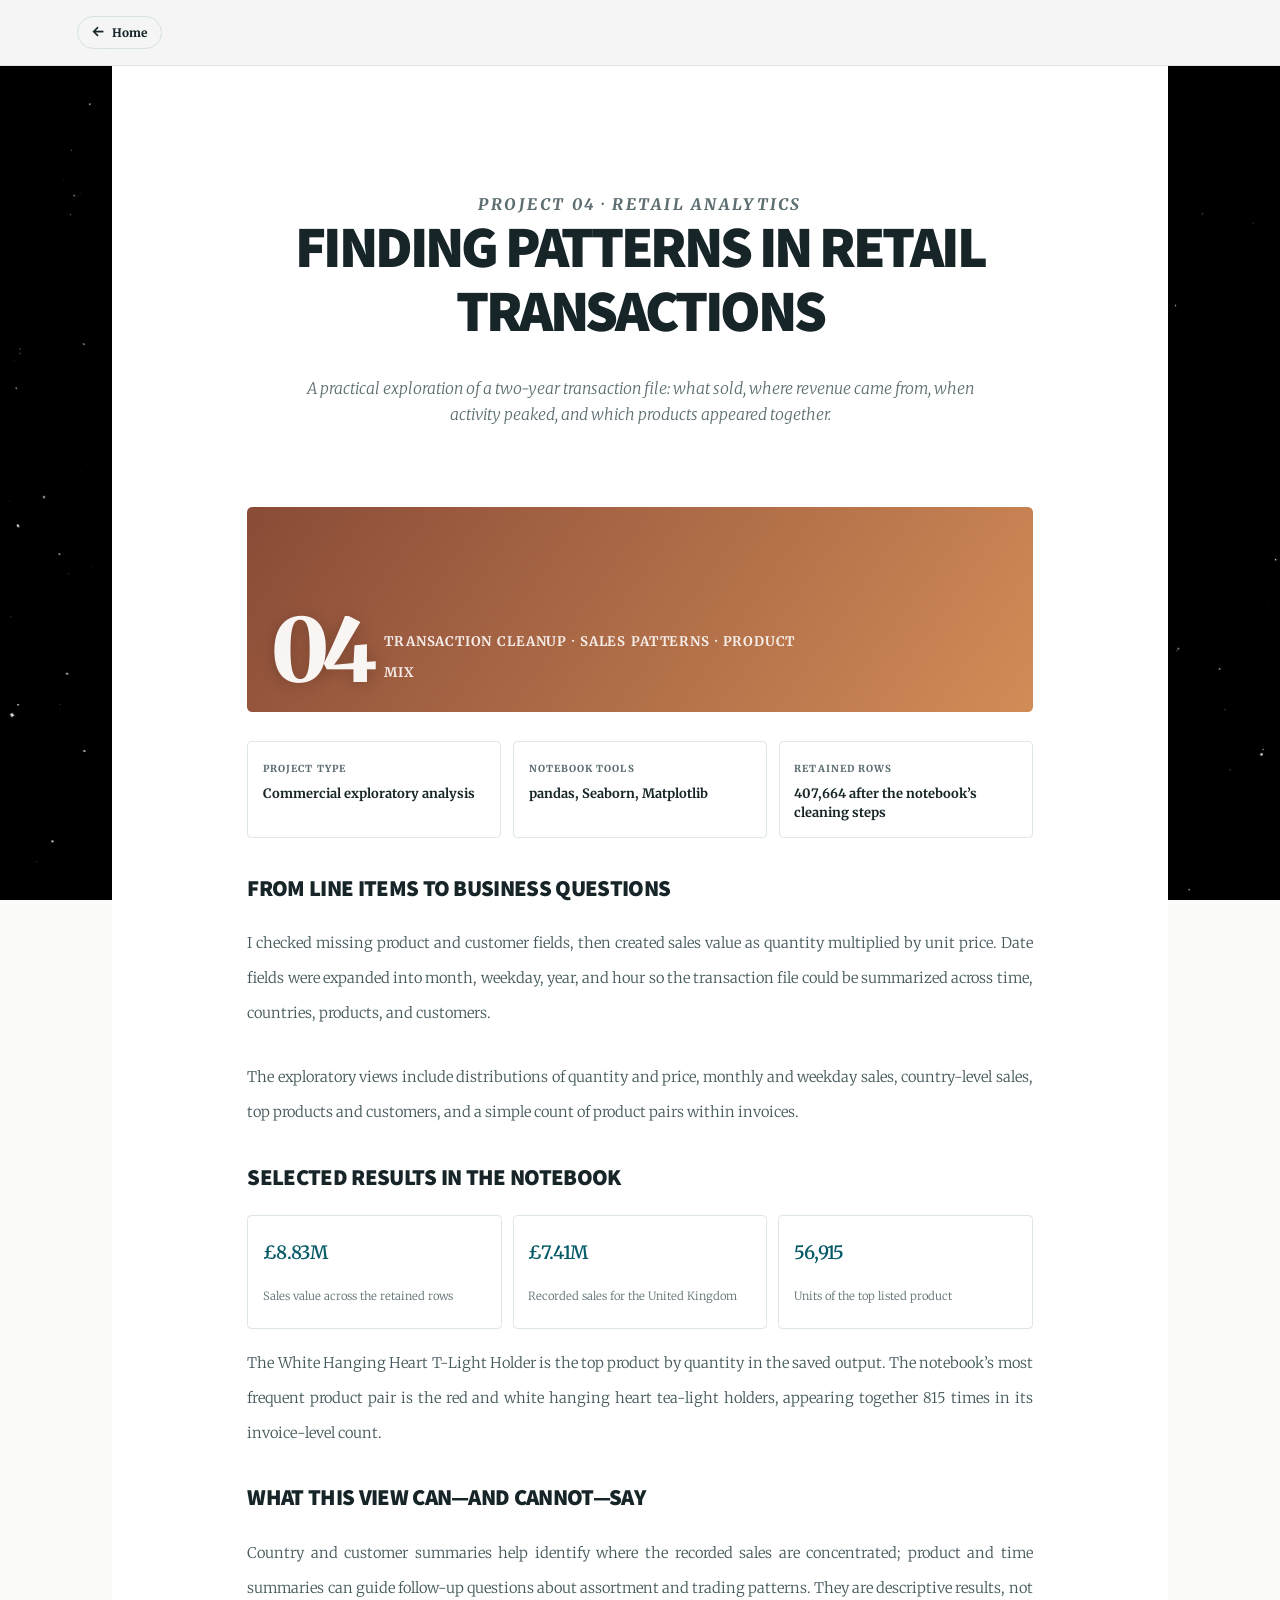
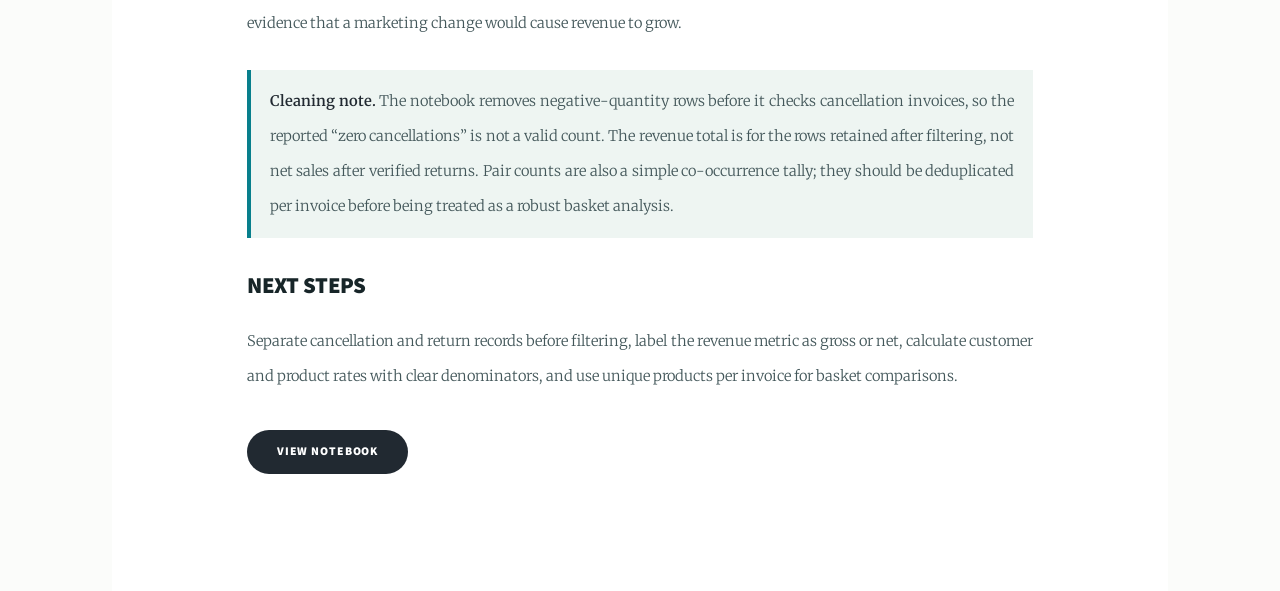
<file: post_sales.html>
<!DOCTYPE HTML>
<html lang="en">
<head>
	<title>Retail Transaction Analysis — Harikrishnan R</title>
	<meta charset="utf-8" />
	<meta name="viewport" content="width=device-width, initial-scale=1" />
	<meta name="description" content="Sales, customer, product, and time-based exploration of a retail transaction dataset." />
	<link rel="stylesheet" href="assets/css/main.css" />
	<link rel="stylesheet" href="assets/css/portfolio.css?v=20261013b" />
</head>
<body class="is-preload project-page">
	<div id="wrapper">
		<header class="project-site-header"><a class="home-button" href="index.html" aria-label="Return to portfolio homepage"><span class="home-button-arrow" aria-hidden="true">←</span><span>Home</span></a></header>

<main id="main"><article class="post project-post">
			<header class="major"><p class="eyebrow">Project 04 · Retail analytics</p><h1>Finding patterns in retail transactions</h1><p>A practical exploration of a two-year transaction file: what sold, where revenue came from, when activity peaked, and which products appeared together.</p></header>
			<div class="project-hero hero-sales"><p class="hero-index">04</p><p class="hero-caption">Transaction cleanup · sales patterns · product mix</p></div>
			<dl class="project-meta"><div><dt>Project type</dt><dd>Commercial exploratory analysis</dd></div><div><dt>Notebook tools</dt><dd>pandas, Seaborn, Matplotlib</dd></div><div><dt>Retained rows</dt><dd>407,664 after the notebook’s cleaning steps</dd></div></dl>
			<h2>From line items to business questions</h2>
			<p>I checked missing product and customer fields, then created sales value as quantity multiplied by unit price. Date fields were expanded into month, weekday, year, and hour so the transaction file could be summarized across time, countries, products, and customers.</p>
			<p>The exploratory views include distributions of quantity and price, monthly and weekday sales, country-level sales, top products and customers, and a simple count of product pairs within invoices.</p>
			<h2>Selected results in the notebook</h2>
			<div class="result-grid"><div class="result-card"><strong>£8.83M</strong><span>Sales value across the retained rows</span></div><div class="result-card"><strong>£7.41M</strong><span>Recorded sales for the United Kingdom</span></div><div class="result-card"><strong>56,915</strong><span>Units of the top listed product</span></div></div>
			<p>The White Hanging Heart T-Light Holder is the top product by quantity in the saved output. The notebook’s most frequent product pair is the red and white hanging heart tea-light holders, appearing together 815 times in its invoice-level count.</p>
			<h2>What this view can—and cannot—say</h2><p>Country and customer summaries help identify where the recorded sales are concentrated; product and time summaries can guide follow-up questions about assortment and trading patterns. They are descriptive results, not evidence that a marketing change would cause revenue to grow.</p>
			<aside class="callout"><p><strong>Cleaning note.</strong> The notebook removes negative-quantity rows before it checks cancellation invoices, so the reported “zero cancellations” is not a valid count. The revenue total is for the rows retained after filtering, not net sales after verified returns. Pair counts are also a simple co-occurrence tally; they should be deduplicated per invoice before being treated as a robust basket analysis.</p></aside>
			<h2>Next steps</h2><p>Separate cancellation and return records before filtering, label the revenue metric as gross or net, calculate customer and product rates with clear denominators, and use unique products per invoice for basket comparisons.</p>
			<div class="post-actions"><a class="button primary" href="https://github.com/hr4hkr/DSprojects/blob/main/Sales%20Data%20Analysis.ipynb">View notebook</a></div>
		</article></main>
</div>
	<script src="assets/js/jquery.min.js"></script><script src="assets/js/jquery.scrollex.min.js"></script><script src="assets/js/jquery.scrolly.min.js"></script><script src="assets/js/browser.min.js"></script><script src="assets/js/breakpoints.min.js"></script><script src="assets/js/util.js"></script><script src="assets/js/main.js"></script>
</body>
</html>
</file>
<file: assets/css/portfolio.css>
:root {
	--portfolio-ink: #172528;
	--portfolio-muted: #5c6e71;
	--portfolio-accent: #087f8c;
	--portfolio-accent-dark: #075b68;
	--portfolio-paper: #fbfcfa;
	--portfolio-line: #dce6e3;
}
html { scroll-behavior: smooth; }
body.portfolio-home, body.project-page { color: var(--portfolio-ink); }
body.portfolio-home #wrapper, body.project-page #wrapper { background: var(--portfolio-paper); }
a:focus-visible, button:focus-visible { outline: 3px solid #f0a64a; outline-offset: 4px; }
#intro.portfolio-intro { height: 100vh; height: 100dvh; min-height: 100vh; min-height: 100dvh; box-sizing: border-box; padding: 9rem 2rem 2rem; background: linear-gradient(135deg, rgba(9, 43, 49, .96), rgba(8, 91, 104, .88)), url("../../images/bg.jpg") center / cover; text-align: left; align-items: flex-start; }
#intro.portfolio-intro h1 { max-width: 12ch; margin: .2rem 0 1.3rem; font-size: clamp(3.6rem, 9vw, 7.25rem); line-height: .98; letter-spacing: -.055em; }
#intro.portfolio-intro .intro-copy { max-width: 38rem; margin: 0; color: rgba(255,255,255,.82); font-size: clamp(1.1rem, 2vw, 1.4rem); line-height: 1.65; }
.eyebrow { margin: 0 0 .9rem; color: var(--portfolio-accent); font-size: .72rem; font-weight: 800; letter-spacing: .16em; line-height: 1.5; text-transform: uppercase; }
#intro.portfolio-intro .eyebrow { color: #92d8d5; }
.intro-actions { display: flex; flex-wrap: wrap; gap: .75rem; margin: 2rem 0 0 !important; }
.intro-actions .button { border-radius: 2rem; }
.intro-actions .button.primary { background: #f1b768; border-color: #f1b768; color: #193336 !important; box-shadow: none; }
.continue-link { display: inline-flex; gap: .8rem; align-items: center; margin-top: auto; padding-top: 3rem; color: rgba(255,255,255,.76); font-size: .78rem; font-weight: 700; letter-spacing: .1em; text-transform: uppercase; }
.continue-link span:last-child { color: #92d8d5; font-size: 1.3rem; }
#header .logo { border-radius: .2rem; font-size: 1rem; letter-spacing: .12em; }
#nav { background: #f2f6f4; }
#nav .links li.active { background: var(--portfolio-paper); }
#nav .links a, #nav .icons a { color: var(--portfolio-ink); }
#main { padding: 4rem clamp(1.25rem, 6vw, 5.5rem); }
.section-heading { max-width: 60rem; margin: 0 auto 2.75rem; text-align: center; }
.section-heading h2, .about-panel h2 { margin: 0 0 .8rem; color: var(--portfolio-ink); font-size: clamp(1.8rem, 4vw, 2.6rem); letter-spacing: -.045em; line-height: 1.15; }
#main .section-heading > p:not(.eyebrow) { max-width: 52rem; margin: 0 auto; color: var(--portfolio-muted); text-align: center; }
#main .section-heading h2 { max-width: 56rem; margin: 0 auto .8rem; text-align: center; }
.project-grid { display: grid; grid-template-columns: repeat(2, minmax(0, 1fr)); gap: 1.2rem; }
.project-card { display: flex; flex-direction: column; overflow: hidden; min-width: 0; border: 1px solid var(--portfolio-line); border-radius: .45rem; background: #fff; box-shadow: 0 14px 45px rgba(31, 66, 67, .055); transition: transform .2s ease, box-shadow .2s ease; }
.project-card:hover { transform: translateY(-4px); box-shadow: 0 18px 52px rgba(31, 66, 67, .12); }
.project-card-featured { grid-column: 1 / -1; display: grid; grid-template-columns: minmax(16rem, .88fr) 1.12fr; }
.project-art { position: relative; display: grid; min-height: 12rem; overflow: hidden; place-items: center; color: rgba(255,255,255,.94); background: #0d646c; isolation: isolate; }
.project-card-featured .project-art { min-height: 20rem; }
.project-art::before, .project-art::after { position: absolute; z-index: -1; content: ""; border: 1px solid rgba(255,255,255,.22); border-radius: 50%; }
.project-art::before { width: 17rem; height: 17rem; right: -2rem; top: -5rem; }
.project-art::after { width: 12rem; height: 12rem; right: 1rem; top: -2.5rem; }
.project-art > span { position: absolute; left: 1.2rem; top: 1rem; color: rgba(255,255,255,.75); font-size: .7rem; font-weight: 800; letter-spacing: .16em; }
.project-art i, .project-art b { position: absolute; bottom: 2rem; height: 30%; width: 1.1rem; border-radius: .2rem .2rem 0 0; background: rgba(255,255,255,.78); }
.project-art i { left: calc(50% - 2.2rem); height: 38%; }
.project-art b { left: calc(50% + .7rem); height: 58%; }
.project-art.art-adult { background: linear-gradient(135deg, #075d69, #168f8b); }
.project-art.art-capstone { background: linear-gradient(135deg, #254e70, #438da6); }
.project-art.art-credit { background: linear-gradient(135deg, #3d496e, #7c6ca5); }
.project-art.art-sales { background: linear-gradient(135deg, #8a4b37, #d18c57); }
.project-art.art-loan { background: linear-gradient(135deg, #415c50, #80a27d); }
.project-card-copy { padding: 1.65rem 1.7rem 1.8rem; }
.project-kicker { margin: 0 0 .6rem; color: var(--portfolio-accent); font-size: .69rem; font-weight: 800; letter-spacing: .11em; line-height: 1.4; text-transform: uppercase; }
.project-card h3 { margin: 0 0 .7rem; color: var(--portfolio-ink); font-size: 1.35rem; letter-spacing: -.035em; line-height: 1.25; }
.project-card h3 a { color: inherit; text-decoration: none; border: 0; }
.project-card-copy > p:not(.project-kicker) { color: var(--portfolio-muted); font-size: .92rem; line-height: 1.65; }
.tag-list { display: flex; flex-wrap: wrap; gap: .4rem; margin: 1rem 0 1.2rem; padding: 0; list-style: none; }
.tag-list li { padding: .27rem .58rem; border: 1px solid #dbe9e5; border-radius: 2rem; background: #f4f8f6; color: #3b5b5a; font-size: .68rem; font-weight: 700; letter-spacing: .02em; }
.text-link { display: inline-flex; gap: .45rem; align-items: center; border: 0; color: var(--portfolio-accent-dark); font-size: .82rem; font-weight: 800; text-decoration: none; }
.text-link:hover { color: #0b8590; }
.about-panel { display: grid; grid-template-columns: 1.2fr .8fr; gap: 3rem; margin-top: 5rem; padding: clamp(1.5rem, 4vw, 3rem); border-radius: .45rem; background: #eef4f1; }
.about-panel p { color: var(--portfolio-muted); }
.toolkit { align-self: center; padding-left: 2rem; border-left: 1px solid #cadbd5; }
.toolkit h3 { margin-bottom: .8rem; color: var(--portfolio-ink); font-size: .88rem; letter-spacing: .06em; text-transform: uppercase; }
.toolkit p { font-size: .9rem; line-height: 1.8; }
#footer.portfolio-footer { display: flex; justify-content: space-between; gap: 2rem; padding: 2.5rem clamp(1.25rem, 6vw, 5.5rem); background: #e8efeb; color: var(--portfolio-ink); }
.portfolio-footer h3 { display: inline; margin: 0 .8rem 0 0; color: var(--portfolio-muted); font-size: .72rem; letter-spacing: .12em; text-transform: uppercase; }
.portfolio-footer a { border: 0; color: var(--portfolio-accent-dark); font-weight: 700; }
.social-line { display: flex; gap: 1.2rem; }
#copyright { background: transparent; color: rgba(255,255,255,.64); }
.project-site-header { display: flex; align-items: center; min-height: 4.5rem; padding: .75rem clamp(1.25rem, 6vw, 5.5rem); border-bottom: 1px solid var(--portfolio-line); background: rgba(255,255,255,.96); }
.home-button { display: inline-flex; align-items: center; gap: .55rem; padding: .62rem .95rem; border: 1px solid #d5e2de; border-radius: 999px; color: var(--portfolio-ink); font-size: .8rem; font-weight: 800; line-height: 1; text-decoration: none; transition: background .2s ease, border-color .2s ease, color .2s ease; }
.home-button:hover { border-color: #b7d1ca; background: #eef5f2; color: var(--portfolio-accent-dark); }
.home-button-arrow { font-size: 1.15rem; line-height: .8; }
.project-page #main { padding-top: 2.5rem; }
.project-post { max-width: 66rem; margin: 0 auto; }
.project-post .major { padding-bottom: 1.4rem; }
.project-post .major h1 { color: var(--portfolio-ink); font-size: clamp(2.2rem, 5vw, 4rem); letter-spacing: -.055em; line-height: 1.05; }
.project-post .major p { max-width: 48rem; margin: 0 auto; color: var(--portfolio-muted); font-size: 1.08rem; line-height: 1.65; }
.project-post .project-hero { display: flex; min-height: 14rem; align-items: flex-end; margin: 1rem 0 2rem; padding: 1.6rem; border-radius: .35rem; color: #fff; background: linear-gradient(125deg, #075d69, #168f8b); }
.project-hero.hero-capstone { background: linear-gradient(125deg, #254e70, #438da6); }
.project-hero.hero-credit { background: linear-gradient(125deg, #3d496e, #7c6ca5); }
.project-hero.hero-sales { background: linear-gradient(125deg, #8a4b37, #d18c57); }
.project-hero.hero-loan { background: linear-gradient(125deg, #415c50, #80a27d); }
.project-hero .hero-index { margin: 0 1rem 0 0; color: #fff; font-size: clamp(3rem, 8vw, 6rem); font-weight: 800; letter-spacing: -.08em; line-height: .85; opacity: .94; text-shadow: 0 2px 16px rgba(0, 0, 0, .2); }
.project-hero .hero-caption { max-width: 28rem; margin: 0; color: rgba(255,255,255,.88); font-size: .9rem; font-weight: 700; letter-spacing: .06em; text-transform: uppercase; }
.project-meta { display: grid; grid-template-columns: repeat(3, minmax(0, 1fr)); gap: .8rem; margin: 1.5rem 0 2.5rem; }
.project-meta div { padding: 1rem; border: 1px solid var(--portfolio-line); border-radius: .3rem; background: #fff; }
.project-meta dt { margin-bottom: .35rem; color: var(--portfolio-muted); font-size: .66rem; font-weight: 800; letter-spacing: .11em; text-transform: uppercase; }
.project-meta dd { margin: 0; color: var(--portfolio-ink); font-size: .88rem; font-weight: 700; line-height: 1.45; }
.project-post h2 { margin-top: 2.3rem; color: var(--portfolio-ink); font-size: 1.55rem; letter-spacing: -.03em; }
.project-post h3 { color: var(--portfolio-ink); }
.project-post p, .project-post li { color: #43575a; }
.project-post .callout { margin: 1.5rem 0; padding: 1rem 1.25rem; border-left: 4px solid var(--portfolio-accent); background: #eef5f2; }
.project-post .callout p:last-child { margin-bottom: 0; }
.project-post .result-grid { display: grid; grid-template-columns: repeat(3, 1fr); gap: .75rem; margin: 1.2rem 0; }
.result-card { padding: 1rem; border: 1px solid var(--portfolio-line); border-radius: .3rem; background: #fff; }
.result-card strong { display: block; margin-bottom: .25rem; color: var(--portfolio-accent-dark); font-size: 1.25rem; letter-spacing: -.04em; }
.result-card span { color: var(--portfolio-muted); font-size: .77rem; line-height: 1.4; }
.post-actions { display: flex; flex-wrap: wrap; gap: .7rem; margin: 2.5rem 0 0; }
.post-actions .button { border-radius: 2rem; }
.post-footer-links { display: flex; justify-content: space-between; gap: 1rem; padding-top: 1rem; border-top: 1px solid var(--portfolio-line); }
@media screen and (max-width: 736px) {
	#intro.portfolio-intro { height: auto; min-height: 100vh; min-height: 100dvh; padding: 6rem 1.5rem 1.5rem; }
	.continue-link { margin-top: 3rem; }
	#main { padding: 2.5rem 1.1rem; }
	.project-grid { grid-template-columns: 1fr; }
	.project-card-featured { grid-column: auto; display: flex; }
	.project-card-featured .project-art { min-height: 13rem; }
	.about-panel { grid-template-columns: 1fr; gap: 1.2rem; margin-top: 3rem; }
	.toolkit { padding: 1.2rem 0 0; border-top: 1px solid #cadbd5; border-left: 0; }
	#footer.portfolio-footer { flex-direction: column; padding: 1.7rem 1.2rem; }
	.project-meta { grid-template-columns: 1fr; }
	.project-post .result-grid { grid-template-columns: 1fr; }
	.project-post .project-hero { min-height: 11rem; }
}
@media (prefers-reduced-motion: reduce) {
	html { scroll-behavior: auto; }
	.project-card { transition: none; }
	.project-card:hover { transform: none; }
}

/* About, career history, and homepage contact form */
.about-panel { grid-template-columns: minmax(0, 1.45fr) minmax(15rem, .55fr); align-items: start; gap: 2.5rem 3rem; }
.about-copy p:not(.eyebrow) { max-width: 54rem; line-height: 1.8; }
.about-aside { align-self: stretch; }
.about-aside .toolkit { position: sticky; top: 2rem; align-self: start; margin-top: 2rem; }
.experience-section { grid-column: 1 / -1; padding-top: 2rem; border-top: 1px solid #cadbd5; }
.experience-heading { margin-bottom: 1.4rem; }
.experience-heading .eyebrow { margin-bottom: .35rem; }
.experience-heading h2 { margin: 0; font-size: clamp(1.6rem, 3vw, 2rem); }
.experience-list { display: grid; grid-template-columns: repeat(2, minmax(0, 1fr)); gap: 1rem; }
.experience-entry { padding: 1.25rem 1.35rem; border: 1px solid #d8e4df; border-radius: .35rem; background: rgba(255,255,255,.72); }
.experience-entry header { display: flex; justify-content: space-between; align-items: flex-start; gap: 1rem; }
.experience-entry h3 { margin: 0; color: var(--portfolio-ink); font-size: 1rem; line-height: 1.35; }
.experience-entry p { margin: .3rem 0 0; color: var(--portfolio-muted); font-size: .82rem; line-height: 1.5; }
.experience-entry .experience-dates { flex: 0 0 auto; margin: .1rem 0 0; color: var(--portfolio-accent-dark); font-size: .73rem; font-weight: 800; text-align: right; }
.experience-entry ul { margin: .85rem 0 0; padding-left: 1.1rem; }
.experience-entry li, .experience-entry > p { color: var(--portfolio-muted); font-size: .84rem; line-height: 1.6; }
.experience-entry li + li { margin-top: .35rem; }
#footer.portfolio-footer { display: grid; grid-template-columns: minmax(0, 1fr) auto; align-items: start; gap: 2.5rem; }
.contact-panel { min-width: 0; max-width: 52rem; }
.contact-panel h2 { max-width: 36rem; margin: 0 0 .65rem; color: var(--portfolio-ink); font-size: clamp(1.7rem, 3vw, 2.4rem); letter-spacing: -.04em; line-height: 1.15; }
.contact-panel > p:not(.eyebrow) { margin: 0 0 1.5rem; color: var(--portfolio-muted); }
.contact-panel .eyebrow, .social-panel .eyebrow { margin-bottom: .65rem; }
.contact-form { display: grid; gap: 1rem; }
.contact-form-row { display: grid; grid-template-columns: repeat(2, minmax(0, 1fr)); gap: 1rem; }
.contact-form label { display: grid; gap: .4rem; color: #385254; font-size: .75rem; font-weight: 800; letter-spacing: .04em; }
.contact-form input, .contact-form textarea { width: 100%; padding: .75rem .85rem; border: 1px solid #cbdad4; border-radius: .25rem; background: #fff; color: var(--portfolio-ink); font: inherit; font-size: .9rem; letter-spacing: 0; }
.contact-form textarea { min-height: 7rem; resize: vertical; }
.contact-form input:focus, .contact-form textarea:focus { border-color: var(--portfolio-accent); outline: 2px solid rgba(8,127,140,.18); }
.contact-submit-row { display: flex; flex-wrap: wrap; align-items: center; gap: .9rem 1.2rem; }
.contact-submit-row .button { display: inline-flex; align-items: center; gap: .55rem; min-height: 2.8rem; padding: .7rem 1.1rem; border: 0; border-radius: 2rem; background: var(--portfolio-accent-dark); color: #fff !important; font-size: .74rem; font-weight: 800; letter-spacing: .08em; text-transform: uppercase; cursor: pointer; }
.contact-submit-row small { color: var(--portfolio-muted); font-size: .72rem; line-height: 1.5; }
.social-panel { min-width: 9rem; padding-left: 1.5rem; border-left: 1px solid #cadbd5; }
.social-line { align-items: center; gap: .7rem; }
.social-icon { display: grid; width: 2.8rem; height: 2.8rem; place-items: center; border: 1px solid #cbdad4 !important; border-radius: 50%; background: rgba(255,255,255,.75); transition: background .2s ease, transform .2s ease; }
.social-icon:hover { transform: translateY(-2px); background: #fff; }
.social-icon svg { width: 1.15rem; height: 1.15rem; fill: currentColor; }
@media screen and (max-width: 736px) {
  .about-panel { grid-template-columns: 1fr; gap: 1.5rem; }
  .about-aside .toolkit { position: static; margin-top: 0; }
  .experience-section { grid-column: auto; }
  .experience-list { grid-template-columns: 1fr; }
  .experience-entry header { flex-direction: column; gap: .2rem; }
  .experience-entry .experience-dates { text-align: left; }
  #footer.portfolio-footer { grid-template-columns: 1fr; gap: 1.8rem; }
  .contact-form-row { grid-template-columns: 1fr; }
  .social-panel { padding: 1.2rem 0 0; border-top: 1px solid #cadbd5; border-left: 0; }
}


/* Homepage profile and company-selectable career history */
.about-panel { margin-top: 0; }
.about-panel > .about-copy { min-width: 0; }
.about-panel > .about-copy h2 { max-width: 19ch; }
.about-aside .toolkit { position: static; margin-top: 2.4rem; }
.experience-section { grid-column: 1 / -1; margin-top: .5rem; padding: 2rem; border: 1px solid rgba(139,190,207,.18); border-radius: .55rem; background: #08273f; color: #d9e9f4; box-shadow: 0 18px 40px rgba(8,39,63,.12); }
.experience-heading { margin-bottom: 1.35rem; }
.experience-heading .eyebrow { color: #69d5d3; margin-bottom: .45rem; }
.experience-heading h2 { margin: 0; color: #f4f8fb; font-size: clamp(1.5rem, 3vw, 2rem); letter-spacing: -.035em; }
.experience-browser { display: grid; grid-template-columns: minmax(11rem, .28fr) minmax(0, .72fr); gap: 1.6rem; }
.experience-tabs { display: grid; align-content: start; gap: .35rem; }
.experience-tab { width: 100%; padding: .8rem .9rem; border: 0; border-radius: .45rem; background: transparent; color: #c3d6e5; font: inherit; font-size: .9rem; font-weight: 700; text-align: left; cursor: pointer; transition: background .18s ease, color .18s ease; }
.experience-tab:hover { background: rgba(80,177,192,.12); color: #fff; }
.experience-tab[aria-selected="true"] { background: #0a4b68; color: #65e5df; box-shadow: inset 3px 0 #65e5df; }
.experience-tab:focus-visible { outline: 2px solid #65e5df; outline-offset: 2px; }
.experience-panels { min-width: 0; }
.experience-detail { min-height: 14rem; padding: .3rem .3rem .3rem 0; color: #cbd9e6; }
.experience-detail[hidden] { display: none !important; }
.experience-detail-heading { display: flex; justify-content: space-between; align-items: flex-start; gap: 1.2rem; margin-bottom: 1rem; }
.experience-detail .experience-company { margin: 0 0 .3rem; color: #65e5df; font-size: .95rem; font-weight: 700; }
.experience-detail h3 { margin: 0; color: #f3f7fa; font-size: 1.25rem; line-height: 1.3; }
.experience-detail .experience-dates { flex: 0 0 auto; margin: .25rem 0 0; color: #9aadc1; font-size: .75rem; font-weight: 700; white-space: nowrap; }
.experience-detail > p:not(.experience-company) { color: #c3d1df; font-size: .9rem; line-height: 1.7; }
.experience-detail ul { margin: .75rem 0 0; padding: 0; list-style: none; }
.experience-detail li { position: relative; margin: 0 0 .62rem; padding-left: 1.25rem; color: #c3d1df; font-size: .88rem; line-height: 1.62; }
.experience-detail li::before { position: absolute; left: 0; top: .05em; color: #65e5df; content: "◆"; font-size: .68rem; }
.role-history { display: grid; gap: .5rem; }
.role-history li { display: flex; justify-content: space-between; gap: 1rem; margin: 0; padding: .65rem .8rem; border: 1px solid rgba(180,209,225,.12); border-radius: .3rem; background: rgba(255,255,255,.035); }
.role-history li::before { content: none; }
.role-history strong { color: #eaf3f8; font-weight: 700; }
.role-history span { color: #9aadc1; font-size: .78rem; text-align: right; }
.more-projects { margin: 1.6rem 0 0; text-align: right; }
@media screen and (max-width: 736px) {
  .about-panel { margin-top: 0; }
  .about-aside .toolkit { margin-top: 0; }
  .experience-section { padding: 1.2rem; }
  .experience-browser { grid-template-columns: 1fr; gap: 1rem; }
  .experience-tabs { display: flex; overflow-x: auto; gap: .4rem; padding: 0 0 .3rem; }
  .experience-tab { flex: 0 0 auto; width: auto; white-space: nowrap; }
  .experience-tab[aria-selected="true"] { box-shadow: inset 0 -3px #65e5df; }
  .experience-detail { min-height: 0; padding: .25rem 0; }
  .experience-detail-heading { flex-direction: column; gap: .35rem; }
  .experience-detail .experience-dates { white-space: normal; }
  .role-history li { flex-direction: column; gap: .1rem; }
  .role-history span { text-align: left; }
  .more-projects { text-align: left; }
}
@media (prefers-reduced-motion: reduce) {
  .experience-tab, .social-icon { transition: none; }
}


/* Center the homepage hero content as a single, balanced group. */
#intro.portfolio-intro {
  justify-content: center;
  align-items: center;
  text-align: center;
  padding: 6rem 2rem 4rem;
}
#intro.portfolio-intro .eyebrow { width: 100%; text-align: center; }
#intro.portfolio-intro h1 {
  width: auto;
  max-width: 100%;
  margin: .2rem auto 1.3rem;
  font-size: clamp(1.8rem, 5.2vw, 5rem);
  text-align: center;
}
#intro.portfolio-intro .intro-copy { margin: 0 auto; text-align: center; }
#intro.portfolio-intro .intro-actions { justify-content: center; width: 100%; }
@media screen and (max-width: 736px) {
  #intro.portfolio-intro { justify-content: center; padding: 6rem 1.25rem 3rem; }
  #intro.portfolio-intro .intro-actions { gap: .65rem; }
}

/* Bring the experience browser into the portfolio's light mint palette. */
#main .experience-section {
  background: #f2f7f4;
  border: 1px solid #dce6e3;
  color: var(--portfolio-ink);
  box-shadow: 0 12px 32px rgba(31,66,67,.055);
}
#main .experience-heading h2 { color: var(--portfolio-ink); }
#main .experience-heading .eyebrow { color: var(--portfolio-accent-dark); }
#main .experience-browser {
  grid-template-columns: minmax(12rem, 14rem) minmax(0, 1fr);
  gap: 1.5rem;
  align-items: start;
}
#main .experience-tabs { min-width: 0; gap: .45rem; }
#main .experience-tab {
  box-sizing: border-box;
  display: block;
  width: 100%;
  min-width: 0;
  padding: .8rem .9rem;
  overflow-wrap: anywhere;
  border: 1px solid #dce6e3;
  border-radius: .4rem;
  background: #fff;
  color: var(--portfolio-ink) !important;
  box-shadow: none !important;
  font-family: inherit;
  font-size: .84rem;
  font-weight: 700;
  letter-spacing: .015em;
  line-height: 1.4;
  text-align: left;
  text-transform: none !important;
}
#main .experience-tab:hover {
  background: #f5faf7;
  color: var(--portfolio-accent-dark) !important;
}
#main .experience-tab[aria-selected="true"] {
  border-color: #8bc9bd;
  background: #e2f2ed;
  color: #075b58 !important;
  box-shadow: inset 3px 0 #087f8c !important;
}
#main .experience-tab:focus-visible { outline: 3px solid #087f8c; outline-offset: 2px; }
.experience-panels { box-sizing: border-box; min-width: 0; }
#main .experience-detail {
  box-sizing: border-box;
  min-width: 0;
  min-height: 14rem;
  padding: 1.2rem 1.35rem;
  border: 1px solid #dce6e3;
  border-radius: .4rem;
  background: #fff;
  color: #43575a;
}
#main .experience-detail h3 { color: var(--portfolio-ink); }
#main .experience-detail .experience-company { color: var(--portfolio-accent-dark); }
#main .experience-detail .experience-dates { color: var(--portfolio-muted); }
#main .experience-detail > p:not(.experience-company),
#main .experience-detail li { color: #43575a; }
#main .experience-detail li::before { color: var(--portfolio-accent); }
#main .role-history li { border-color: #e1eae6; background: #f7faf8; }
#main .role-history strong { color: var(--portfolio-ink); }
#main .role-history span { color: var(--portfolio-muted); }
@media screen and (max-width: 736px) {
  #main .experience-browser { grid-template-columns: minmax(0, 1fr); gap: .85rem; }
  #main .experience-tabs { display: flex; width: 100%; overflow-x: auto; gap: .45rem; }
  #main .experience-tab { flex: 0 0 auto; width: auto; max-width: 13rem; white-space: normal; }
  #main .experience-tab[aria-selected="true"] { box-shadow: inset 0 -3px #087f8c !important; }
  #main .experience-detail { min-height: 0; padding: 1rem; }
}


/* Company marks make each role easier to scan and link to its organization. */
#main .experience-tab { display: flex; align-items: center; gap: .65rem; }
.company-tab-logo { flex: 0 0 2rem; display: block; width: 2rem; height: 2rem; padding: .12rem; border: 1px solid #e2eae6; border-radius: .28rem; background: #fff; object-fit: contain; }
.experience-tab span { min-width: 0; }
.experience-detail-heading {
  display: grid;
  grid-template-columns: 3rem minmax(0, 1fr) auto;
  align-items: center;
  gap: .85rem;
}
.company-logo-link { display: grid; width: 3rem; height: 3rem; padding: .2rem; place-items: center; border: 1px solid #e0e9e5; border-radius: .4rem; background: #fff; }
.company-logo-link:hover { border-color: #9ccfc2; background: #f8fbf9; }
.company-logo-link:focus-visible { outline: 3px solid #087f8c; outline-offset: 3px; }
.company-detail-logo { display: block; width: 100%; height: 100%; border-radius: .25rem; object-fit: contain; }
.experience-detail-copy { min-width: 0; }
.experience-detail-copy .experience-company { overflow-wrap: anywhere; }
.experience-detail-heading .experience-dates { grid-column: auto; white-space: nowrap; }
#main .role-history { margin-top: 1rem; }
#main .role-history li { display: grid; grid-template-columns: minmax(0, 1fr) auto; align-items: center; gap: .5rem 1rem; padding: .7rem .85rem; }
#main .role-history strong { line-height: 1.4; }
#main .role-history span { white-space: nowrap; }
@media screen and (max-width: 900px) {
  .experience-detail-heading { grid-template-columns: 2.8rem minmax(0, 1fr); gap: .75rem; }
  .company-logo-link { width: 2.8rem; height: 2.8rem; }
  .experience-detail-heading .experience-dates { grid-column: 2; margin-top: -.3rem; text-align: left; }
}
@media screen and (max-width: 736px) {
  #main .experience-tab { gap: .5rem; }
  .company-tab-logo { flex-basis: 1.75rem; width: 1.75rem; height: 1.75rem; }
  .experience-detail-heading { grid-template-columns: 2.65rem minmax(0, 1fr); }
  .company-logo-link { width: 2.65rem; height: 2.65rem; }
  #main .role-history li { grid-template-columns: minmax(0, 1fr); gap: .15rem; }
  #main .role-history span { white-space: normal; text-align: left; }
}


.experience-disclaimer {
  margin: 1rem 0 0;
  padding-top: .85rem;
  border-top: 1px solid #dce6e3;
  color: #657779;
  font-size: .72rem;
  line-height: 1.55;
}


/* Keep long company labels inside their selector and make the bi0s profile scan cleanly. */
#main .experience-tab {
  white-space: normal;
}
#main .experience-tab span {
  flex: 1 1 0;
  min-width: 0;
  overflow-wrap: anywhere;
  line-height: 1.3;
}
#main .role-history {
  gap: 0;
}
#main .role-history li {
  padding: .55rem .15rem;
  border: 0;
  border-bottom: 1px solid var(--portfolio-line);
  border-radius: 0;
  background: transparent;
}
#main .role-history li:last-child {
  border-bottom: 0;
}
@media screen and (max-width: 736px) {
  #main .experience-tabs { align-items: stretch; }
  #main .experience-tab { max-width: 13rem; white-space: normal; }
  #main .role-history li { padding: .55rem 0; }
}


/* Use a single-column About layout and compact skill tags in the site palette. */
#main .about-panel {
  grid-template-columns: minmax(0, 1fr);
}
#main .about-tool-tags {
  display: flex;
  flex-wrap: wrap;
  gap: .55rem;
  margin: 1.4rem 0 0;
  padding: 0;
  list-style: none;
}
#main .about-tool-tags li {
  margin: 0;
  padding: .42rem .8rem;
  border: 1px solid #c9e0d8;
  border-radius: 999px;
  background: #e4f2ed;
  color: #075b58;
  font-family: inherit;
  font-size: .78rem;
  font-weight: 700;
  letter-spacing: .015em;
  line-height: 1.35;
}
@media screen and (max-width: 736px) {
  #main .about-tool-tags { gap: .45rem; margin-top: 1.1rem; }
  #main .about-tool-tags li { padding: .4rem .7rem; font-size: .75rem; }
}


/* Add the selected portrait beside About copy without affecting project cards. */
#main .about-panel {
  grid-template-columns: minmax(0, 1fr) minmax(14rem, .38fr);
  align-items: center;
}
#main .about-photo {
  width: min(100%, 18rem);
  aspect-ratio: 4 / 5;
  justify-self: center;
  align-self: center;
  overflow: hidden;
  margin: 0;
  border: 1px solid #dce6e3;
  border-radius: .65rem;
  background: #e4f2ed;
  box-shadow: 0 15px 32px rgba(23, 37, 40, .16);
}
#main .about-photo img {
  display: block;
  width: 100%;
  height: 100%;
  object-fit: cover;
  object-position: center 24%;
}
@media screen and (max-width: 900px) {
  #main .about-panel {
    grid-template-columns: minmax(0, 1fr) minmax(12rem, .4fr);
    gap: 2rem;
  }
}
@media screen and (max-width: 736px) {
  #main .about-panel { grid-template-columns: minmax(0, 1fr); }
  #main .about-photo { width: min(18rem, 70vw); }
}
</file>
<file: assets/css/main.css>
@import url(fontawesome-all.min.css);
@import url("https://fonts.googleapis.com/css?family=Merriweather:300,700,300italic,700italic|Source+Sans+Pro:900");

/*
	Massively by HTML5 UP
	html5up.net | @ajlkn
	Free for personal and commercial use under the CCA 3.0 license (html5up.net/license)
*/

html, body, div, span, applet, object,
iframe, h1, h2, h3, h4, h5, h6, p, blockquote,
pre, a, abbr, acronym, address, big, cite,
code, del, dfn, em, img, ins, kbd, q, s, samp,
small, strike, strong, sub, sup, tt, var, b,
u, i, center, dl, dt, dd, ol, ul, li, fieldset,
form, label, legend, table, caption, tbody,
tfoot, thead, tr, th, td, article, aside,
canvas, details, embed, figure, figcaption,
footer, header, hgroup, menu, nav, output, ruby,
section, summary, time, mark, audio, video {
	margin: 0;
	padding: 0;
	border: 0;
	font-size: 100%;
	font: inherit;
	vertical-align: baseline;}

article, aside, details, figcaption, figure,
footer, header, hgroup, menu, nav, section {
	display: block;}

body {
	line-height: 1;
}

ol, ul {
	list-style: none;
}

blockquote, q {
	quotes: none;
}

	blockquote:before, blockquote:after, q:before, q:after {
		content: '';
		content: none;
	}

table {
	border-collapse: collapse;
	border-spacing: 0;
}

body {
	-webkit-text-size-adjust: none;
}

mark {
	background-color: transparent;
	color: inherit;
}

input::-moz-focus-inner {
	border: 0;
	padding: 0;
}

input, select, textarea {
	-moz-appearance: none;
	-webkit-appearance: none;
	-ms-appearance: none;
	appearance: none;
}

/* Basic */

	@-ms-viewport {
		width: device-width;
	}

	body {
		-ms-overflow-style: scrollbar;
	}

	@media screen and (max-width: 480px) {

		html, body {
			min-width: 320px;
		}

	}

	html {
		box-sizing: border-box;
	}

	*, *:before, *:after {
		box-sizing: inherit;
	}

	body {
		background-color: #1e252d;
	}

		body.is-preload *, body.is-preload *:before, body.is-preload *:after {
			-moz-animation: none !important;
			-webkit-animation: none !important;
			-ms-animation: none !important;
			animation: none !important;
			-moz-transition: none !important;
			-webkit-transition: none !important;
			-ms-transition: none !important;
			transition: none !important;
		}

/* Type */

	html {
		font-size: 16pt;
	}

		@media screen and (max-width: 1680px) {

			html {
				font-size: 12pt;
			}

		}

		@media screen and (max-width: 1280px) {

			html {
				font-size: 11pt;
			}

		}

		@media screen and (max-width: 360px) {

			html {
				font-size: 10pt;
			}

		}

	body {
		color: #212931;
	}

	body, input, select, textarea {
		font-family: "Merriweather", Georgia, serif;
		font-weight: 300;
		font-size: 1rem;
		line-height: 2.375;
	}

	a {
		-moz-transition: color 0.2s ease-in-out, background-color 0.2s ease-in-out, border-color 0.2s ease-in-out, box-shadow 0.2s ease-in-out;
		-webkit-transition: color 0.2s ease-in-out, background-color 0.2s ease-in-out, border-color 0.2s ease-in-out, box-shadow 0.2s ease-in-out;
		-ms-transition: color 0.2s ease-in-out, background-color 0.2s ease-in-out, border-color 0.2s ease-in-out, box-shadow 0.2s ease-in-out;
		transition: color 0.2s ease-in-out, background-color 0.2s ease-in-out, border-color 0.2s ease-in-out, box-shadow 0.2s ease-in-out;
		border-bottom: dotted 1px;
		text-decoration: none;
	}

		a:hover {
			border-bottom-color: transparent;
		}

	strong, b {
		font-weight: 600;
	}

	em, i {
		font-style: italic;
	}

	p {
		text-align: justify;
		margin: 0 0 2rem 0;
	}

	h1, h2, h3, h4, h5, h6 {
		font-family: "Source Sans Pro", Helvetica, sans-serif;
		font-weight: 900;
		line-height: 1.5;
		letter-spacing: 0.075em;
		text-transform: uppercase;
		margin: 0 0 1rem 0;
	}

		h1 a, h2 a, h3 a, h4 a, h5 a, h6 a {
			border-bottom: 0;
			color: inherit;
			text-decoration: none;
		}

	h1 {
		font-size: 4rem;
		line-height: 1.1;
		margin: 0 0 2rem 0;
	}

	h2 {
		font-size: 1.75rem;
		line-height: 1.3;
		margin: 0 0 1.5rem 0;
	}

	h3 {
		font-size: 1.25rem;
		margin: 0 0 1.5rem 0;
	}

	h4 {
		font-size: 1rem;
	}

	h5 {
		font-size: 0.9rem;
	}

	h6 {
		font-size: 0.8rem;
	}

	sub {
		font-size: 0.8rem;
		position: relative;
		top: 0.5rem;
	}

	sup {
		font-size: 0.8rem;
		position: relative;
		top: -0.5rem;
	}

	blockquote {
		border-left: solid 4px;
		font-style: italic;
		margin: 0 0 2rem 0;
		padding: 0.5rem 0 0.5rem 2rem;
	}

	code {
		border: solid 2px;
		font-family: "Courier New", monospace;
		font-size: 0.9rem;
		margin: 0 0.25rem;
		padding: 0.25rem 0.65rem;
	}

	pre {
		-webkit-overflow-scrolling: touch;
		font-family: "Courier New", monospace;
		font-size: 0.9rem;
		margin: 0 0 2rem 0;
	}

		pre code {
			display: block;
			line-height: 1.75;
			padding: 1rem 1.5rem;
			overflow-x: auto;
		}

	hr {
		border: 0;
		border-bottom: solid 2px;
		margin: 3rem 0;
	}

		hr.major {
			margin: 5rem 0;
		}

	.align-left {
		text-align: left;
	}

	.align-center {
		text-align: center;
	}

	.align-right {
		text-align: right;
	}

	input, select, textarea {
		color: #212931;
	}

	a {
		color: #212931;
		border-bottom-color: rgba(33, 41, 49, 0.5);
	}

		a:hover {
			border-bottom-color: transparent;
			color: #18bfef !important;
		}

	strong, b {
		color: #212931;
	}

	h1, h2, h3, h4, h5, h6 {
		color: #212931;
	}

	blockquote {
		border-left-color: #eeeeee;
	}

	code {
		background: rgba(220, 220, 220, 0.25);
		border-color: #eeeeee;
	}

	hr {
		border-bottom-color: #eeeeee;
	}

/* Row */

	.row {
		display: flex;
		flex-wrap: wrap;
		box-sizing: border-box;
		align-items: stretch;
	}

		.row > * {
			box-sizing: border-box;
		}

		.row.gtr-uniform > * > :last-child {
			margin-bottom: 0;
		}

		.row.aln-left {
			justify-content: flex-start;
		}

		.row.aln-center {
			justify-content: center;
		}

		.row.aln-right {
			justify-content: flex-end;
		}

		.row.aln-top {
			align-items: flex-start;
		}

		.row.aln-middle {
			align-items: center;
		}

		.row.aln-bottom {
			align-items: flex-end;
		}

		.row > .imp {
			order: -1;
		}

		.row > .col-1 {
			width: 8.33333%;
		}

		.row > .off-1 {
			margin-left: 8.33333%;
		}

		.row > .col-2 {
			width: 16.66667%;
		}

		.row > .off-2 {
			margin-left: 16.66667%;
		}

		.row > .col-3 {
			width: 25%;
		}

		.row > .off-3 {
			margin-left: 25%;
		}

		.row > .col-4 {
			width: 33.33333%;
		}

		.row > .off-4 {
			margin-left: 33.33333%;
		}

		.row > .col-5 {
			width: 41.66667%;
		}

		.row > .off-5 {
			margin-left: 41.66667%;
		}

		.row > .col-6 {
			width: 50%;
		}

		.row > .off-6 {
			margin-left: 50%;
		}

		.row > .col-7 {
			width: 58.33333%;
		}

		.row > .off-7 {
			margin-left: 58.33333%;
		}

		.row > .col-8 {
			width: 66.66667%;
		}

		.row > .off-8 {
			margin-left: 66.66667%;
		}

		.row > .col-9 {
			width: 75%;
		}

		.row > .off-9 {
			margin-left: 75%;
		}

		.row > .col-10 {
			width: 83.33333%;
		}

		.row > .off-10 {
			margin-left: 83.33333%;
		}

		.row > .col-11 {
			width: 91.66667%;
		}

		.row > .off-11 {
			margin-left: 91.66667%;
		}

		.row > .col-12 {
			width: 100%;
		}

		.row > .off-12 {
			margin-left: 100%;
		}

		.row.gtr-0 {
			margin-top: 0;
			margin-left: 0rem;
		}

			.row.gtr-0 > * {
				padding: 0 0 0 0rem;
			}

			.row.gtr-0.gtr-uniform {
				margin-top: 0rem;
			}

				.row.gtr-0.gtr-uniform > * {
					padding-top: 0rem;
				}

		.row.gtr-25 {
			margin-top: 0;
			margin-left: -0.375rem;
		}

			.row.gtr-25 > * {
				padding: 0 0 0 0.375rem;
			}

			.row.gtr-25.gtr-uniform {
				margin-top: -0.375rem;
			}

				.row.gtr-25.gtr-uniform > * {
					padding-top: 0.375rem;
				}

		.row.gtr-50 {
			margin-top: 0;
			margin-left: -0.75rem;
		}

			.row.gtr-50 > * {
				padding: 0 0 0 0.75rem;
			}

			.row.gtr-50.gtr-uniform {
				margin-top: -0.75rem;
			}

				.row.gtr-50.gtr-uniform > * {
					padding-top: 0.75rem;
				}

		.row {
			margin-top: 0;
			margin-left: -1.5rem;
		}

			.row > * {
				padding: 0 0 0 1.5rem;
			}

			.row.gtr-uniform {
				margin-top: -1.5rem;
			}

				.row.gtr-uniform > * {
					padding-top: 1.5rem;
				}

		.row.gtr-150 {
			margin-top: 0;
			margin-left: -2.25rem;
		}

			.row.gtr-150 > * {
				padding: 0 0 0 2.25rem;
			}

			.row.gtr-150.gtr-uniform {
				margin-top: -2.25rem;
			}

				.row.gtr-150.gtr-uniform > * {
					padding-top: 2.25rem;
				}

		.row.gtr-200 {
			margin-top: 0;
			margin-left: -3rem;
		}

			.row.gtr-200 > * {
				padding: 0 0 0 3rem;
			}

			.row.gtr-200.gtr-uniform {
				margin-top: -3rem;
			}

				.row.gtr-200.gtr-uniform > * {
					padding-top: 3rem;
				}

		@media screen and (max-width: 1680px) {

			.row {
				display: flex;
				flex-wrap: wrap;
				box-sizing: border-box;
				align-items: stretch;
			}

				.row > * {
					box-sizing: border-box;
				}

				.row.gtr-uniform > * > :last-child {
					margin-bottom: 0;
				}

				.row.aln-left {
					justify-content: flex-start;
				}

				.row.aln-center {
					justify-content: center;
				}

				.row.aln-right {
					justify-content: flex-end;
				}

				.row.aln-top {
					align-items: flex-start;
				}

				.row.aln-middle {
					align-items: center;
				}

				.row.aln-bottom {
					align-items: flex-end;
				}

				.row > .imp-xlarge {
					order: -1;
				}

				.row > .col-1-xlarge {
					width: 8.33333%;
				}

				.row > .off-1-xlarge {
					margin-left: 8.33333%;
				}

				.row > .col-2-xlarge {
					width: 16.66667%;
				}

				.row > .off-2-xlarge {
					margin-left: 16.66667%;
				}

				.row > .col-3-xlarge {
					width: 25%;
				}

				.row > .off-3-xlarge {
					margin-left: 25%;
				}

				.row > .col-4-xlarge {
					width: 33.33333%;
				}

				.row > .off-4-xlarge {
					margin-left: 33.33333%;
				}

				.row > .col-5-xlarge {
					width: 41.66667%;
				}

				.row > .off-5-xlarge {
					margin-left: 41.66667%;
				}

				.row > .col-6-xlarge {
					width: 50%;
				}

				.row > .off-6-xlarge {
					margin-left: 50%;
				}

				.row > .col-7-xlarge {
					width: 58.33333%;
				}

				.row > .off-7-xlarge {
					margin-left: 58.33333%;
				}

				.row > .col-8-xlarge {
					width: 66.66667%;
				}

				.row > .off-8-xlarge {
					margin-left: 66.66667%;
				}

				.row > .col-9-xlarge {
					width: 75%;
				}

				.row > .off-9-xlarge {
					margin-left: 75%;
				}

				.row > .col-10-xlarge {
					width: 83.33333%;
				}

				.row > .off-10-xlarge {
					margin-left: 83.33333%;
				}

				.row > .col-11-xlarge {
					width: 91.66667%;
				}

				.row > .off-11-xlarge {
					margin-left: 91.66667%;
				}

				.row > .col-12-xlarge {
					width: 100%;
				}

				.row > .off-12-xlarge {
					margin-left: 100%;
				}

				.row.gtr-0 {
					margin-top: 0;
					margin-left: 0rem;
				}

					.row.gtr-0 > * {
						padding: 0 0 0 0rem;
					}

					.row.gtr-0.gtr-uniform {
						margin-top: 0rem;
					}

						.row.gtr-0.gtr-uniform > * {
							padding-top: 0rem;
						}

				.row.gtr-25 {
					margin-top: 0;
					margin-left: -0.375rem;
				}

					.row.gtr-25 > * {
						padding: 0 0 0 0.375rem;
					}

					.row.gtr-25.gtr-uniform {
						margin-top: -0.375rem;
					}

						.row.gtr-25.gtr-uniform > * {
							padding-top: 0.375rem;
						}

				.row.gtr-50 {
					margin-top: 0;
					margin-left: -0.75rem;
				}

					.row.gtr-50 > * {
						padding: 0 0 0 0.75rem;
					}

					.row.gtr-50.gtr-uniform {
						margin-top: -0.75rem;
					}

						.row.gtr-50.gtr-uniform > * {
							padding-top: 0.75rem;
						}

				.row {
					margin-top: 0;
					margin-left: -1.5rem;
				}

					.row > * {
						padding: 0 0 0 1.5rem;
					}

					.row.gtr-uniform {
						margin-top: -1.5rem;
					}

						.row.gtr-uniform > * {
							padding-top: 1.5rem;
						}

				.row.gtr-150 {
					margin-top: 0;
					margin-left: -2.25rem;
				}

					.row.gtr-150 > * {
						padding: 0 0 0 2.25rem;
					}

					.row.gtr-150.gtr-uniform {
						margin-top: -2.25rem;
					}

						.row.gtr-150.gtr-uniform > * {
							padding-top: 2.25rem;
						}

				.row.gtr-200 {
					margin-top: 0;
					margin-left: -3rem;
				}

					.row.gtr-200 > * {
						padding: 0 0 0 3rem;
					}

					.row.gtr-200.gtr-uniform {
						margin-top: -3rem;
					}

						.row.gtr-200.gtr-uniform > * {
							padding-top: 3rem;
						}

		}

		@media screen and (max-width: 1280px) {

			.row {
				display: flex;
				flex-wrap: wrap;
				box-sizing: border-box;
				align-items: stretch;
			}

				.row > * {
					box-sizing: border-box;
				}

				.row.gtr-uniform > * > :last-child {
					margin-bottom: 0;
				}

				.row.aln-left {
					justify-content: flex-start;
				}

				.row.aln-center {
					justify-content: center;
				}

				.row.aln-right {
					justify-content: flex-end;
				}

				.row.aln-top {
					align-items: flex-start;
				}

				.row.aln-middle {
					align-items: center;
				}

				.row.aln-bottom {
					align-items: flex-end;
				}

				.row > .imp-large {
					order: -1;
				}

				.row > .col-1-large {
					width: 8.33333%;
				}

				.row > .off-1-large {
					margin-left: 8.33333%;
				}

				.row > .col-2-large {
					width: 16.66667%;
				}

				.row > .off-2-large {
					margin-left: 16.66667%;
				}

				.row > .col-3-large {
					width: 25%;
				}

				.row > .off-3-large {
					margin-left: 25%;
				}

				.row > .col-4-large {
					width: 33.33333%;
				}

				.row > .off-4-large {
					margin-left: 33.33333%;
				}

				.row > .col-5-large {
					width: 41.66667%;
				}

				.row > .off-5-large {
					margin-left: 41.66667%;
				}

				.row > .col-6-large {
					width: 50%;
				}

				.row > .off-6-large {
					margin-left: 50%;
				}

				.row > .col-7-large {
					width: 58.33333%;
				}

				.row > .off-7-large {
					margin-left: 58.33333%;
				}

				.row > .col-8-large {
					width: 66.66667%;
				}

				.row > .off-8-large {
					margin-left: 66.66667%;
				}

				.row > .col-9-large {
					width: 75%;
				}

				.row > .off-9-large {
					margin-left: 75%;
				}

				.row > .col-10-large {
					width: 83.33333%;
				}

				.row > .off-10-large {
					margin-left: 83.33333%;
				}

				.row > .col-11-large {
					width: 91.66667%;
				}

				.row > .off-11-large {
					margin-left: 91.66667%;
				}

				.row > .col-12-large {
					width: 100%;
				}

				.row > .off-12-large {
					margin-left: 100%;
				}

				.row.gtr-0 {
					margin-top: 0;
					margin-left: 0rem;
				}

					.row.gtr-0 > * {
						padding: 0 0 0 0rem;
					}

					.row.gtr-0.gtr-uniform {
						margin-top: 0rem;
					}

						.row.gtr-0.gtr-uniform > * {
							padding-top: 0rem;
						}

				.row.gtr-25 {
					margin-top: 0;
					margin-left: -0.375rem;
				}

					.row.gtr-25 > * {
						padding: 0 0 0 0.375rem;
					}

					.row.gtr-25.gtr-uniform {
						margin-top: -0.375rem;
					}

						.row.gtr-25.gtr-uniform > * {
							padding-top: 0.375rem;
						}

				.row.gtr-50 {
					margin-top: 0;
					margin-left: -0.75rem;
				}

					.row.gtr-50 > * {
						padding: 0 0 0 0.75rem;
					}

					.row.gtr-50.gtr-uniform {
						margin-top: -0.75rem;
					}

						.row.gtr-50.gtr-uniform > * {
							padding-top: 0.75rem;
						}

				.row {
					margin-top: 0;
					margin-left: -1.5rem;
				}

					.row > * {
						padding: 0 0 0 1.5rem;
					}

					.row.gtr-uniform {
						margin-top: -1.5rem;
					}

						.row.gtr-uniform > * {
							padding-top: 1.5rem;
						}

				.row.gtr-150 {
					margin-top: 0;
					margin-left: -2.25rem;
				}

					.row.gtr-150 > * {
						padding: 0 0 0 2.25rem;
					}

					.row.gtr-150.gtr-uniform {
						margin-top: -2.25rem;
					}

						.row.gtr-150.gtr-uniform > * {
							padding-top: 2.25rem;
						}

				.row.gtr-200 {
					margin-top: 0;
					margin-left: -3rem;
				}

					.row.gtr-200 > * {
						padding: 0 0 0 3rem;
					}

					.row.gtr-200.gtr-uniform {
						margin-top: -3rem;
					}

						.row.gtr-200.gtr-uniform > * {
							padding-top: 3rem;
						}

		}

		@media screen and (max-width: 980px) {

			.row {
				display: flex;
				flex-wrap: wrap;
				box-sizing: border-box;
				align-items: stretch;
			}

				.row > * {
					box-sizing: border-box;
				}

				.row.gtr-uniform > * > :last-child {
					margin-bottom: 0;
				}

				.row.aln-left {
					justify-content: flex-start;
				}

				.row.aln-center {
					justify-content: center;
				}

				.row.aln-right {
					justify-content: flex-end;
				}

				.row.aln-top {
					align-items: flex-start;
				}

				.row.aln-middle {
					align-items: center;
				}

				.row.aln-bottom {
					align-items: flex-end;
				}

				.row > .imp-medium {
					order: -1;
				}

				.row > .col-1-medium {
					width: 8.33333%;
				}

				.row > .off-1-medium {
					margin-left: 8.33333%;
				}

				.row > .col-2-medium {
					width: 16.66667%;
				}

				.row > .off-2-medium {
					margin-left: 16.66667%;
				}

				.row > .col-3-medium {
					width: 25%;
				}

				.row > .off-3-medium {
					margin-left: 25%;
				}

				.row > .col-4-medium {
					width: 33.33333%;
				}

				.row > .off-4-medium {
					margin-left: 33.33333%;
				}

				.row > .col-5-medium {
					width: 41.66667%;
				}

				.row > .off-5-medium {
					margin-left: 41.66667%;
				}

				.row > .col-6-medium {
					width: 50%;
				}

				.row > .off-6-medium {
					margin-left: 50%;
				}

				.row > .col-7-medium {
					width: 58.33333%;
				}

				.row > .off-7-medium {
					margin-left: 58.33333%;
				}

				.row > .col-8-medium {
					width: 66.66667%;
				}

				.row > .off-8-medium {
					margin-left: 66.66667%;
				}

				.row > .col-9-medium {
					width: 75%;
				}

				.row > .off-9-medium {
					margin-left: 75%;
				}

				.row > .col-10-medium {
					width: 83.33333%;
				}

				.row > .off-10-medium {
					margin-left: 83.33333%;
				}

				.row > .col-11-medium {
					width: 91.66667%;
				}

				.row > .off-11-medium {
					margin-left: 91.66667%;
				}

				.row > .col-12-medium {
					width: 100%;
				}

				.row > .off-12-medium {
					margin-left: 100%;
				}

				.row.gtr-0 {
					margin-top: 0;
					margin-left: 0rem;
				}

					.row.gtr-0 > * {
						padding: 0 0 0 0rem;
					}

					.row.gtr-0.gtr-uniform {
						margin-top: 0rem;
					}

						.row.gtr-0.gtr-uniform > * {
							padding-top: 0rem;
						}

				.row.gtr-25 {
					margin-top: 0;
					margin-left: -0.375rem;
				}

					.row.gtr-25 > * {
						padding: 0 0 0 0.375rem;
					}

					.row.gtr-25.gtr-uniform {
						margin-top: -0.375rem;
					}

						.row.gtr-25.gtr-uniform > * {
							padding-top: 0.375rem;
						}

				.row.gtr-50 {
					margin-top: 0;
					margin-left: -0.75rem;
				}

					.row.gtr-50 > * {
						padding: 0 0 0 0.75rem;
					}

					.row.gtr-50.gtr-uniform {
						margin-top: -0.75rem;
					}

						.row.gtr-50.gtr-uniform > * {
							padding-top: 0.75rem;
						}

				.row {
					margin-top: 0;
					margin-left: -1.5rem;
				}

					.row > * {
						padding: 0 0 0 1.5rem;
					}

					.row.gtr-uniform {
						margin-top: -1.5rem;
					}

						.row.gtr-uniform > * {
							padding-top: 1.5rem;
						}

				.row.gtr-150 {
					margin-top: 0;
					margin-left: -2.25rem;
				}

					.row.gtr-150 > * {
						padding: 0 0 0 2.25rem;
					}

					.row.gtr-150.gtr-uniform {
						margin-top: -2.25rem;
					}

						.row.gtr-150.gtr-uniform > * {
							padding-top: 2.25rem;
						}

				.row.gtr-200 {
					margin-top: 0;
					margin-left: -3rem;
				}

					.row.gtr-200 > * {
						padding: 0 0 0 3rem;
					}

					.row.gtr-200.gtr-uniform {
						margin-top: -3rem;
					}

						.row.gtr-200.gtr-uniform > * {
							padding-top: 3rem;
						}

		}

		@media screen and (max-width: 736px) {

			.row {
				display: flex;
				flex-wrap: wrap;
				box-sizing: border-box;
				align-items: stretch;
			}

				.row > * {
					box-sizing: border-box;
				}

				.row.gtr-uniform > * > :last-child {
					margin-bottom: 0;
				}

				.row.aln-left {
					justify-content: flex-start;
				}

				.row.aln-center {
					justify-content: center;
				}

				.row.aln-right {
					justify-content: flex-end;
				}

				.row.aln-top {
					align-items: flex-start;
				}

				.row.aln-middle {
					align-items: center;
				}

				.row.aln-bottom {
					align-items: flex-end;
				}

				.row > .imp-small {
					order: -1;
				}

				.row > .col-1-small {
					width: 8.33333%;
				}

				.row > .off-1-small {
					margin-left: 8.33333%;
				}

				.row > .col-2-small {
					width: 16.66667%;
				}

				.row > .off-2-small {
					margin-left: 16.66667%;
				}

				.row > .col-3-small {
					width: 25%;
				}

				.row > .off-3-small {
					margin-left: 25%;
				}

				.row > .col-4-small {
					width: 33.33333%;
				}

				.row > .off-4-small {
					margin-left: 33.33333%;
				}

				.row > .col-5-small {
					width: 41.66667%;
				}

				.row > .off-5-small {
					margin-left: 41.66667%;
				}

				.row > .col-6-small {
					width: 50%;
				}

				.row > .off-6-small {
					margin-left: 50%;
				}

				.row > .col-7-small {
					width: 58.33333%;
				}

				.row > .off-7-small {
					margin-left: 58.33333%;
				}

				.row > .col-8-small {
					width: 66.66667%;
				}

				.row > .off-8-small {
					margin-left: 66.66667%;
				}

				.row > .col-9-small {
					width: 75%;
				}

				.row > .off-9-small {
					margin-left: 75%;
				}

				.row > .col-10-small {
					width: 83.33333%;
				}

				.row > .off-10-small {
					margin-left: 83.33333%;
				}

				.row > .col-11-small {
					width: 91.66667%;
				}

				.row > .off-11-small {
					margin-left: 91.66667%;
				}

				.row > .col-12-small {
					width: 100%;
				}

				.row > .off-12-small {
					margin-left: 100%;
				}

				.row.gtr-0 {
					margin-top: 0;
					margin-left: 0rem;
				}

					.row.gtr-0 > * {
						padding: 0 0 0 0rem;
					}

					.row.gtr-0.gtr-uniform {
						margin-top: 0rem;
					}

						.row.gtr-0.gtr-uniform > * {
							padding-top: 0rem;
						}

				.row.gtr-25 {
					margin-top: 0;
					margin-left: -0.375rem;
				}

					.row.gtr-25 > * {
						padding: 0 0 0 0.375rem;
					}

					.row.gtr-25.gtr-uniform {
						margin-top: -0.375rem;
					}

						.row.gtr-25.gtr-uniform > * {
							padding-top: 0.375rem;
						}

				.row.gtr-50 {
					margin-top: 0;
					margin-left: -0.75rem;
				}

					.row.gtr-50 > * {
						padding: 0 0 0 0.75rem;
					}

					.row.gtr-50.gtr-uniform {
						margin-top: -0.75rem;
					}

						.row.gtr-50.gtr-uniform > * {
							padding-top: 0.75rem;
						}

				.row {
					margin-top: 0;
					margin-left: -1.5rem;
				}

					.row > * {
						padding: 0 0 0 1.5rem;
					}

					.row.gtr-uniform {
						margin-top: -1.5rem;
					}

						.row.gtr-uniform > * {
							padding-top: 1.5rem;
						}

				.row.gtr-150 {
					margin-top: 0;
					margin-left: -2.25rem;
				}

					.row.gtr-150 > * {
						padding: 0 0 0 2.25rem;
					}

					.row.gtr-150.gtr-uniform {
						margin-top: -2.25rem;
					}

						.row.gtr-150.gtr-uniform > * {
							padding-top: 2.25rem;
						}

				.row.gtr-200 {
					margin-top: 0;
					margin-left: -3rem;
				}

					.row.gtr-200 > * {
						padding: 0 0 0 3rem;
					}

					.row.gtr-200.gtr-uniform {
						margin-top: -3rem;
					}

						.row.gtr-200.gtr-uniform > * {
							padding-top: 3rem;
						}

		}

		@media screen and (max-width: 480px) {

			.row {
				display: flex;
				flex-wrap: wrap;
				box-sizing: border-box;
				align-items: stretch;
			}

				.row > * {
					box-sizing: border-box;
				}

				.row.gtr-uniform > * > :last-child {
					margin-bottom: 0;
				}

				.row.aln-left {
					justify-content: flex-start;
				}

				.row.aln-center {
					justify-content: center;
				}

				.row.aln-right {
					justify-content: flex-end;
				}

				.row.aln-top {
					align-items: flex-start;
				}

				.row.aln-middle {
					align-items: center;
				}

				.row.aln-bottom {
					align-items: flex-end;
				}

				.row > .imp-xsmall {
					order: -1;
				}

				.row > .col-1-xsmall {
					width: 8.33333%;
				}

				.row > .off-1-xsmall {
					margin-left: 8.33333%;
				}

				.row > .col-2-xsmall {
					width: 16.66667%;
				}

				.row > .off-2-xsmall {
					margin-left: 16.66667%;
				}

				.row > .col-3-xsmall {
					width: 25%;
				}

				.row > .off-3-xsmall {
					margin-left: 25%;
				}

				.row > .col-4-xsmall {
					width: 33.33333%;
				}

				.row > .off-4-xsmall {
					margin-left: 33.33333%;
				}

				.row > .col-5-xsmall {
					width: 41.66667%;
				}

				.row > .off-5-xsmall {
					margin-left: 41.66667%;
				}

				.row > .col-6-xsmall {
					width: 50%;
				}

				.row > .off-6-xsmall {
					margin-left: 50%;
				}

				.row > .col-7-xsmall {
					width: 58.33333%;
				}

				.row > .off-7-xsmall {
					margin-left: 58.33333%;
				}

				.row > .col-8-xsmall {
					width: 66.66667%;
				}

				.row > .off-8-xsmall {
					margin-left: 66.66667%;
				}

				.row > .col-9-xsmall {
					width: 75%;
				}

				.row > .off-9-xsmall {
					margin-left: 75%;
				}

				.row > .col-10-xsmall {
					width: 83.33333%;
				}

				.row > .off-10-xsmall {
					margin-left: 83.33333%;
				}

				.row > .col-11-xsmall {
					width: 91.66667%;
				}

				.row > .off-11-xsmall {
					margin-left: 91.66667%;
				}

				.row > .col-12-xsmall {
					width: 100%;
				}

				.row > .off-12-xsmall {
					margin-left: 100%;
				}

				.row.gtr-0 {
					margin-top: 0;
					margin-left: 0rem;
				}

					.row.gtr-0 > * {
						padding: 0 0 0 0rem;
					}

					.row.gtr-0.gtr-uniform {
						margin-top: 0rem;
					}

						.row.gtr-0.gtr-uniform > * {
							padding-top: 0rem;
						}

				.row.gtr-25 {
					margin-top: 0;
					margin-left: -0.375rem;
				}

					.row.gtr-25 > * {
						padding: 0 0 0 0.375rem;
					}

					.row.gtr-25.gtr-uniform {
						margin-top: -0.375rem;
					}

						.row.gtr-25.gtr-uniform > * {
							padding-top: 0.375rem;
						}

				.row.gtr-50 {
					margin-top: 0;
					margin-left: -0.75rem;
				}

					.row.gtr-50 > * {
						padding: 0 0 0 0.75rem;
					}

					.row.gtr-50.gtr-uniform {
						margin-top: -0.75rem;
					}

						.row.gtr-50.gtr-uniform > * {
							padding-top: 0.75rem;
						}

				.row {
					margin-top: 0;
					margin-left: -1.5rem;
				}

					.row > * {
						padding: 0 0 0 1.5rem;
					}

					.row.gtr-uniform {
						margin-top: -1.5rem;
					}

						.row.gtr-uniform > * {
							padding-top: 1.5rem;
						}

				.row.gtr-150 {
					margin-top: 0;
					margin-left: -2.25rem;
				}

					.row.gtr-150 > * {
						padding: 0 0 0 2.25rem;
					}

					.row.gtr-150.gtr-uniform {
						margin-top: -2.25rem;
					}

						.row.gtr-150.gtr-uniform > * {
							padding-top: 2.25rem;
						}

				.row.gtr-200 {
					margin-top: 0;
					margin-left: -3rem;
				}

					.row.gtr-200 > * {
						padding: 0 0 0 3rem;
					}

					.row.gtr-200.gtr-uniform {
						margin-top: -3rem;
					}

						.row.gtr-200.gtr-uniform > * {
							padding-top: 3rem;
						}

		}

		@media screen and (max-width: 360px) {

			.row {
				display: flex;
				flex-wrap: wrap;
				box-sizing: border-box;
				align-items: stretch;
			}

				.row > * {
					box-sizing: border-box;
				}

				.row.gtr-uniform > * > :last-child {
					margin-bottom: 0;
				}

				.row.aln-left {
					justify-content: flex-start;
				}

				.row.aln-center {
					justify-content: center;
				}

				.row.aln-right {
					justify-content: flex-end;
				}

				.row.aln-top {
					align-items: flex-start;
				}

				.row.aln-middle {
					align-items: center;
				}

				.row.aln-bottom {
					align-items: flex-end;
				}

				.row > .imp-xxsmall {
					order: -1;
				}

				.row > .col-1-xxsmall {
					width: 8.33333%;
				}

				.row > .off-1-xxsmall {
					margin-left: 8.33333%;
				}

				.row > .col-2-xxsmall {
					width: 16.66667%;
				}

				.row > .off-2-xxsmall {
					margin-left: 16.66667%;
				}

				.row > .col-3-xxsmall {
					width: 25%;
				}

				.row > .off-3-xxsmall {
					margin-left: 25%;
				}

				.row > .col-4-xxsmall {
					width: 33.33333%;
				}

				.row > .off-4-xxsmall {
					margin-left: 33.33333%;
				}

				.row > .col-5-xxsmall {
					width: 41.66667%;
				}

				.row > .off-5-xxsmall {
					margin-left: 41.66667%;
				}

				.row > .col-6-xxsmall {
					width: 50%;
				}

				.row > .off-6-xxsmall {
					margin-left: 50%;
				}

				.row > .col-7-xxsmall {
					width: 58.33333%;
				}

				.row > .off-7-xxsmall {
					margin-left: 58.33333%;
				}

				.row > .col-8-xxsmall {
					width: 66.66667%;
				}

				.row > .off-8-xxsmall {
					margin-left: 66.66667%;
				}

				.row > .col-9-xxsmall {
					width: 75%;
				}

				.row > .off-9-xxsmall {
					margin-left: 75%;
				}

				.row > .col-10-xxsmall {
					width: 83.33333%;
				}

				.row > .off-10-xxsmall {
					margin-left: 83.33333%;
				}

				.row > .col-11-xxsmall {
					width: 91.66667%;
				}

				.row > .off-11-xxsmall {
					margin-left: 91.66667%;
				}

				.row > .col-12-xxsmall {
					width: 100%;
				}

				.row > .off-12-xxsmall {
					margin-left: 100%;
				}

				.row.gtr-0 {
					margin-top: 0;
					margin-left: 0rem;
				}

					.row.gtr-0 > * {
						padding: 0 0 0 0rem;
					}

					.row.gtr-0.gtr-uniform {
						margin-top: 0rem;
					}

						.row.gtr-0.gtr-uniform > * {
							padding-top: 0rem;
						}

				.row.gtr-25 {
					margin-top: 0;
					margin-left: -0.375rem;
				}

					.row.gtr-25 > * {
						padding: 0 0 0 0.375rem;
					}

					.row.gtr-25.gtr-uniform {
						margin-top: -0.375rem;
					}

						.row.gtr-25.gtr-uniform > * {
							padding-top: 0.375rem;
						}

				.row.gtr-50 {
					margin-top: 0;
					margin-left: -0.75rem;
				}

					.row.gtr-50 > * {
						padding: 0 0 0 0.75rem;
					}

					.row.gtr-50.gtr-uniform {
						margin-top: -0.75rem;
					}

						.row.gtr-50.gtr-uniform > * {
							padding-top: 0.75rem;
						}

				.row {
					margin-top: 0;
					margin-left: -1.5rem;
				}

					.row > * {
						padding: 0 0 0 1.5rem;
					}

					.row.gtr-uniform {
						margin-top: -1.5rem;
					}

						.row.gtr-uniform > * {
							padding-top: 1.5rem;
						}

				.row.gtr-150 {
					margin-top: 0;
					margin-left: -2.25rem;
				}

					.row.gtr-150 > * {
						padding: 0 0 0 2.25rem;
					}

					.row.gtr-150.gtr-uniform {
						margin-top: -2.25rem;
					}

						.row.gtr-150.gtr-uniform > * {
							padding-top: 2.25rem;
						}

				.row.gtr-200 {
					margin-top: 0;
					margin-left: -3rem;
				}

					.row.gtr-200 > * {
						padding: 0 0 0 3rem;
					}

					.row.gtr-200.gtr-uniform {
						margin-top: -3rem;
					}

						.row.gtr-200.gtr-uniform > * {
							padding-top: 3rem;
						}

		}

/* Box */

	.box {
		border: solid 2px;
		margin-bottom: 2rem;
		padding: 1.5rem;
	}

		.box > :last-child,
		.box > :last-child > :last-child,
		.box > :last-child > :last-child > :last-child {
			margin-bottom: 0;
		}

		.box.alt {
			border: 0;
			border-radius: 0;
			padding: 0;
		}

	.box {
		border-color: #eeeeee;
	}

/* Button */

	input[type="submit"],
	input[type="reset"],
	input[type="button"],
	button,
	.button {
		-moz-appearance: none;
		-webkit-appearance: none;
		-ms-appearance: none;
		appearance: none;
		-moz-transition: background-color 0.2s ease-in-out, box-shadow 0.2s ease-in-out, color 0.2s ease-in-out;
		-webkit-transition: background-color 0.2s ease-in-out, box-shadow 0.2s ease-in-out, color 0.2s ease-in-out;
		-ms-transition: background-color 0.2s ease-in-out, box-shadow 0.2s ease-in-out, color 0.2s ease-in-out;
		transition: background-color 0.2s ease-in-out, box-shadow 0.2s ease-in-out, color 0.2s ease-in-out;
		border: 0;
		border-radius: 0;
		cursor: pointer;
		display: inline-block;
		font-family: "Source Sans Pro", Helvetica, sans-serif;
		font-size: 0.8rem;
		font-weight: 900;
		letter-spacing: 0.075em;
		height: 3rem;
		line-height: 3rem;
		padding: 0 2rem;
		text-align: center;
		text-decoration: none;
		text-transform: uppercase;
		white-space: nowrap;
	}

		input[type="submit"].icon:before,
		input[type="reset"].icon:before,
		input[type="button"].icon:before,
		button.icon:before,
		.button.icon:before {
			margin-right: 0.5rem;
		}

		input[type="submit"].icon.solo,
		input[type="reset"].icon.solo,
		input[type="button"].icon.solo,
		button.icon.solo,
		.button.icon.solo {
			position: relative;
			width: 4rem;
			height: 4rem;
			line-height: 4rem;
			border-radius: 4rem;
			text-indent: 4rem;
			overflow: hidden;
			padding: 0;
			white-space: nowrap;
		}

			input[type="submit"].icon.solo:before,
			input[type="reset"].icon.solo:before,
			input[type="button"].icon.solo:before,
			button.icon.solo:before,
			.button.icon.solo:before {
				position: absolute;
				display: block;
				top: 0;
				left: 0;
				width: inherit;
				height: inherit;
				line-height: inherit;
				font-size: 1.25rem;
				margin-right: 0;
				text-align: center;
				text-indent: 0;
			}

		input[type="submit"].fit,
		input[type="reset"].fit,
		input[type="button"].fit,
		button.fit,
		.button.fit {
			width: 100%;
		}

		input[type="submit"].small,
		input[type="reset"].small,
		input[type="button"].small,
		button.small,
		.button.small {
			font-size: 0.7rem;
			height: 2.5rem;
			line-height: 2.5rem;
			padding: 0 1.5rem;
		}

		input[type="submit"].large,
		input[type="reset"].large,
		input[type="button"].large,
		button.large,
		.button.large {
			font-size: 0.9rem;
			height: 3.5rem;
			line-height: 3.5rem;
			padding: 0 2.75rem;
		}

		@media screen and (max-width: 980px) {

			input[type="submit"],
			input[type="reset"],
			input[type="button"],
			button,
			.button {
				font-size: 0.9rem;
				height: 3.25rem;
				line-height: 3.25rem;
			}

				input[type="submit"].large,
				input[type="reset"].large,
				input[type="button"].large,
				button.large,
				.button.large {
					font-size: 1rem;
					height: 3.75rem;
					line-height: 3.75rem;
				}

		}

		input[type="submit"].disabled, input[type="submit"]:disabled,
		input[type="reset"].disabled,
		input[type="reset"]:disabled,
		input[type="button"].disabled,
		input[type="button"]:disabled,
		button.disabled,
		button:disabled,
		.button.disabled,
		.button:disabled {
			pointer-events: none;
			opacity: 0.25;
		}

	input[type="submit"],
	input[type="reset"],
	input[type="button"],
	button,
	.button {
		background-color: transparent;
		box-shadow: inset 0 0 0 2px #212931;
		color: #212931 !important;
	}

		input[type="submit"]:hover,
		input[type="reset"]:hover,
		input[type="button"]:hover,
		button:hover,
		.button:hover {
			box-shadow: inset 0 0 0 2px #18bfef;
			color: #18bfef !important;
		}

		input[type="submit"].primary,
		input[type="reset"].primary,
		input[type="button"].primary,
		button.primary,
		.button.primary {
			background-color: #212931;
			box-shadow: none;
			color: #ffffff !important;
		}

			input[type="submit"].primary:hover,
			input[type="reset"].primary:hover,
			input[type="button"].primary:hover,
			button.primary:hover,
			.button.primary:hover {
				background-color: #18bfef;
			}

/* Form */

	form {
		margin: 0 0 2rem 0;
	}

		form > :last-child {
			margin-bottom: 0;
		}

		form > .fields {
			display: -moz-flex;
			display: -webkit-flex;
			display: -ms-flex;
			display: flex;
			-moz-flex-wrap: wrap;
			-webkit-flex-wrap: wrap;
			-ms-flex-wrap: wrap;
			flex-wrap: wrap;
			width: calc(100% + 3rem);
			margin: -1.5rem 0 2rem -1.5rem;
		}

			form > .fields > .field {
				-moz-flex-grow: 0;
				-webkit-flex-grow: 0;
				-ms-flex-grow: 0;
				flex-grow: 0;
				-moz-flex-shrink: 0;
				-webkit-flex-shrink: 0;
				-ms-flex-shrink: 0;
				flex-shrink: 0;
				padding: 1.5rem 0 0 1.5rem;
				width: calc(100% - 1.5rem);
			}

				form > .fields > .field.half {
					width: calc(50% - 0.75rem);
				}

				form > .fields > .field.third {
					width: calc(100%/3 - 0.5rem);
				}

				form > .fields > .field.quarter {
					width: calc(25% - 0.375rem);
				}

		@media screen and (max-width: 480px) {

			form > .fields {
				width: calc(100% + 3rem);
				margin: -1.5rem 0 2rem -1.5rem;
			}

				form > .fields > .field {
					padding: 1.5rem 0 0 1.5rem;
					width: calc(100% - 1.5rem);
				}

					form > .fields > .field.half {
						width: calc(100% - 1.5rem);
					}

					form > .fields > .field.third {
						width: calc(100% - 1.5rem);
					}

					form > .fields > .field.quarter {
						width: calc(100% - 1.5rem);
					}

		}

	label {
		display: block;
		font-family: "Source Sans Pro", Helvetica, sans-serif;
		font-weight: 900;
		line-height: 1.5;
		letter-spacing: 0.075em;
		font-size: 0.8rem;
		text-transform: uppercase;
		margin: 0 0 0.75rem 0;
	}

		@media screen and (max-width: 980px) {

			label {
				font-size: 0.9rem;
			}

		}

	input[type="text"],
	input[type="password"],
	input[type="email"],
	select,
	textarea {
		-moz-appearance: none;
		-webkit-appearance: none;
		-ms-appearance: none;
		appearance: none;
		background: transparent;
		border-radius: 0;
		border: solid 2px;
		color: inherit;
		display: block;
		outline: 0;
		padding: 0 1rem;
		text-decoration: none;
		width: 100%;
	}

		input[type="text"]:invalid,
		input[type="password"]:invalid,
		input[type="email"]:invalid,
		select:invalid,
		textarea:invalid {
			box-shadow: none;
		}

	select {
		background-size: 1.25rem;
		background-repeat: no-repeat;
		background-position: calc(100% - 1rem) center;
		height: 3rem;
		padding-right: 3rem;
		text-overflow: ellipsis;
	}

		select:focus::-ms-value {
			background-color: transparent;
		}

		select::-ms-expand {
			display: none;
		}

	input[type="text"],
	input[type="password"],
	input[type="email"],
	select {
		height: 3rem;
	}

	textarea {
		padding: 0.75rem 1rem;
	}

	input[type="checkbox"],
	input[type="radio"] {
		-moz-appearance: none;
		-webkit-appearance: none;
		-ms-appearance: none;
		appearance: none;
		display: block;
		float: left;
		margin-right: -2rem;
		opacity: 0;
		width: 1rem;
		z-index: -1;
	}

		input[type="checkbox"] + label,
		input[type="radio"] + label {
			text-decoration: none;
			cursor: pointer;
			display: inline-block;
			font-size: 1rem;
			letter-spacing: 0;
			font-family: "Merriweather", Georgia, serif;
			text-transform: none;
			font-weight: 300;
			padding-left: 2.8rem;
			padding-right: 1rem;
			position: relative;
		}

			input[type="checkbox"] + label:before,
			input[type="radio"] + label:before {
				-moz-osx-font-smoothing: grayscale;
				-webkit-font-smoothing: antialiased;
				display: inline-block;
				font-style: normal;
				font-variant: normal;
				text-rendering: auto;
				line-height: 1;
				text-transform: none !important;
				font-family: 'Font Awesome 5 Free';
				font-weight: 900;
			}

			input[type="checkbox"] + label:before,
			input[type="radio"] + label:before {
				border-radius: 0;
				border: solid 2px;
				content: '';
				display: inline-block;
				font-size: 0.8rem;
				height: 1.8rem;
				left: 0;
				line-height: 1.65rem;
				position: absolute;
				text-align: center;
				top: -0.125rem;
				width: 1.8rem;
			}

		input[type="checkbox"]:checked + label:before,
		input[type="radio"]:checked + label:before {
			content: '\f00c';
		}

	input[type="checkbox"] + label:before {
		border-radius: 0;
	}

	input[type="radio"] + label:before {
		border-radius: 100%;
	}

	::-webkit-input-placeholder {
		opacity: 1.0;
	}

	:-moz-placeholder {
		opacity: 1.0;
	}

	::-moz-placeholder {
		opacity: 1.0;
	}

	:-ms-input-placeholder {
		opacity: 1.0;
	}

	label {
		color: #212931;
	}

	input[type="text"],
	input[type="password"],
	input[type="email"],
	select,
	textarea {
		border-color: #eeeeee;
	}

		input[type="text"]:focus,
		input[type="password"]:focus,
		input[type="email"]:focus,
		select:focus,
		textarea:focus {
			border-color: #18bfef;
		}

	select {
		background-image: url("data:image/svg+xml;charset=utf8,%3Csvg xmlns='http://www.w3.org/2000/svg' width='40' height='40' preserveAspectRatio='none' viewBox='0 0 40 40'%3E%3Cpath d='M9.4,12.3l10.4,10.4l10.4-10.4c0.2-0.2,0.5-0.4,0.9-0.4c0.3,0,0.6,0.1,0.9,0.4l3.3,3.3c0.2,0.2,0.4,0.5,0.4,0.9 c0,0.4-0.1,0.6-0.4,0.9L20.7,31.9c-0.2,0.2-0.5,0.4-0.9,0.4c-0.3,0-0.6-0.1-0.9-0.4L4.3,17.3c-0.2-0.2-0.4-0.5-0.4-0.9 c0-0.4,0.1-0.6,0.4-0.9l3.3-3.3c0.2-0.2,0.5-0.4,0.9-0.4S9.1,12.1,9.4,12.3z' fill='%23eeeeee' /%3E%3C/svg%3E");
	}

		select option {
			background-color: #ffffff;
			color: #212931;
		}

	.select-wrapper:before {
		color: #eeeeee;
	}

	input[type="checkbox"] + label,
	input[type="radio"] + label {
		color: #212931;
	}

		input[type="checkbox"] + label:before,
		input[type="radio"] + label:before {
			border-color: #eeeeee;
		}

	input[type="checkbox"]:checked + label:before,
	input[type="radio"]:checked + label:before {
		background-color: #212931;
		border-color: #212931;
		color: #ffffff;
	}

	input[type="checkbox"]:focus + label:before,
	input[type="radio"]:focus + label:before {
		border-color: #18bfef;
	}

	::-webkit-input-placeholder {
		color: #909498 !important;
	}

	:-moz-placeholder {
		color: #909498 !important;
	}

	::-moz-placeholder {
		color: #909498 !important;
	}

	:-ms-input-placeholder {
		color: #909498 !important;
	}

	.formerize-placeholder {
		color: #909498 !important;
	}

/* Icon */

	.icon {
		text-decoration: none;
		border-bottom: none;
		position: relative;
	}

		.icon:before {
			-moz-osx-font-smoothing: grayscale;
			-webkit-font-smoothing: antialiased;
			display: inline-block;
			font-style: normal;
			font-variant: normal;
			text-rendering: auto;
			line-height: 1;
			text-transform: none !important;
			font-family: 'Font Awesome 5 Free';
			font-weight: 400;
		}

		.icon > .label {
			display: none;
		}

		.icon:before {
			line-height: inherit;
		}

		.icon.solid:before {
			font-weight: 900;
		}

		.icon.brands:before {
			font-family: 'Font Awesome 5 Brands';
		}

/* Image */

	.image {
		border: 0;
		display: inline-block;
		position: relative;
	}

		.image img {
			display: block;
		}

		.image.left, .image.right {
			max-width: 40%;
		}

			.image.left img, .image.right img {
				width: 100%;
			}

		.image.left {
			float: left;
			margin: 0 2rem 2rem 0;
			top: 0.75rem;
		}

		.image.right {
			float: right;
			margin: 0 0 2rem 2rem;
			top: 0.75rem;
		}

		.image.fit {
			display: block;
			margin: 2.5rem 0;
			width: 100%;
		}

			.image.fit:first-child {
				margin-top: 0;
			}

			.image.fit img {
				width: 100%;
			}

		.image.main {
			display: block;
			margin: 4rem 0;
			width: 100%;
		}

			.image.main:first-child {
				margin-top: 0;
			}

			.image.main img {
				width: 100%;
			}

		@media screen and (max-width: 736px) {

			.image.fit {
				margin: 2rem 0;
			}

			.image.main {
				margin: 2rem 0;
			}

		}

	a.image {
		overflow: hidden;
	}

		a.image img {
			-moz-transition: -moz-transform 0.2s ease-out;
			-webkit-transition: -webkit-transform 0.2s ease-out;
			-ms-transition: -ms-transform 0.2s ease-out;
			transition: transform 0.2s ease-out;
		}

		a.image:hover img {
			-moz-transform: scale(1.05);
			-webkit-transform: scale(1.05);
			-ms-transform: scale(1.05);
			transform: scale(1.05);
		}

/* Actions */

	ul.actions {
		display: -moz-flex;
		display: -webkit-flex;
		display: -ms-flex;
		display: flex;
		cursor: default;
		list-style: none;
		margin-left: -1rem;
		padding-left: 0;
	}

		ul.actions li {
			padding: 0 0 0 1rem;
			vertical-align: middle;
		}

		ul.actions.special {
			-moz-justify-content: center;
			-webkit-justify-content: center;
			-ms-justify-content: center;
			justify-content: center;
			width: 100%;
			margin-left: 0;
		}

			ul.actions.special li:first-child {
				padding-left: 0;
			}

		ul.actions.stacked {
			-moz-flex-direction: column;
			-webkit-flex-direction: column;
			-ms-flex-direction: column;
			flex-direction: column;
			margin-left: 0;
		}

			ul.actions.stacked li {
				padding: 1.3rem 0 0 0;
			}

				ul.actions.stacked li:first-child {
					padding-top: 0;
				}

		ul.actions.fit {
			width: calc(100% + 1rem);
		}

			ul.actions.fit li {
				-moz-flex-grow: 1;
				-webkit-flex-grow: 1;
				-ms-flex-grow: 1;
				flex-grow: 1;
				-moz-flex-shrink: 1;
				-webkit-flex-shrink: 1;
				-ms-flex-shrink: 1;
				flex-shrink: 1;
				width: 100%;
			}

				ul.actions.fit li > * {
					width: 100%;
				}

			ul.actions.fit.stacked {
				width: 100%;
			}

		@media screen and (max-width: 480px) {

			ul.actions:not(.fixed) {
				-moz-flex-direction: column;
				-webkit-flex-direction: column;
				-ms-flex-direction: column;
				flex-direction: column;
				margin-left: 0;
				width: 100% !important;
			}

				ul.actions:not(.fixed) li {
					-moz-flex-grow: 1;
					-webkit-flex-grow: 1;
					-ms-flex-grow: 1;
					flex-grow: 1;
					-moz-flex-shrink: 1;
					-webkit-flex-shrink: 1;
					-ms-flex-shrink: 1;
					flex-shrink: 1;
					padding: 1rem 0 0 0;
					text-align: center;
					width: 100%;
				}

					ul.actions:not(.fixed) li > * {
						width: 100%;
					}

					ul.actions:not(.fixed) li:first-child {
						padding-top: 0;
					}

					ul.actions:not(.fixed) li input[type="submit"],
					ul.actions:not(.fixed) li input[type="reset"],
					ul.actions:not(.fixed) li input[type="button"],
					ul.actions:not(.fixed) li button,
					ul.actions:not(.fixed) li .button {
						width: 100%;
					}

						ul.actions:not(.fixed) li input[type="submit"].icon:before,
						ul.actions:not(.fixed) li input[type="reset"].icon:before,
						ul.actions:not(.fixed) li input[type="button"].icon:before,
						ul.actions:not(.fixed) li button.icon:before,
						ul.actions:not(.fixed) li .button.icon:before {
							margin-left: -0.5rem;
						}

		}

/* Icons */

	ul.icons {
		cursor: default;
		list-style: none;
		padding-left: 0;
	}

		ul.icons li {
			display: inline-block;
			padding: 0 0.5rem 0 0;
			vertical-align: middle;
		}

			ul.icons li:last-child {
				padding-right: 0;
			}

			ul.icons li .icon:before {
				width: 2.25rem;
				height: 2.25rem;
				line-height: 2.25rem;
				display: inline-block;
				text-align: center;
				border-radius: 100%;
				font-size: 1.25rem;
			}

		ul.icons.alt li .icon:before {
			-moz-transition: color 0.2s ease-in-out, background-color 0.2s ease-in-out, border-color 0.2s ease-in-out, box-shadow 0.2s ease-in-out;
			-webkit-transition: color 0.2s ease-in-out, background-color 0.2s ease-in-out, border-color 0.2s ease-in-out, box-shadow 0.2s ease-in-out;
			-ms-transition: color 0.2s ease-in-out, background-color 0.2s ease-in-out, border-color 0.2s ease-in-out, box-shadow 0.2s ease-in-out;
			transition: color 0.2s ease-in-out, background-color 0.2s ease-in-out, border-color 0.2s ease-in-out, box-shadow 0.2s ease-in-out;
			font-size: 1rem;
		}

/* List */

	ol {
		list-style: decimal;
		margin: 0 0 2rem 0;
		padding-left: 1.25rem;
	}

		ol li {
			padding-left: 0.25rem;
		}

	ul {
		list-style: disc;
		margin: 0 0 2rem 0;
		padding-left: 1rem;
	}

		ul li {
			padding-left: 0.5rem;
		}

		ul.divided {
			list-style: none;
			padding-left: 0;
		}

			ul.divided li {
				border-top: solid 1px;
				padding: 0.5rem 0;
			}

				ul.divided li:first-child {
					border-top: 0;
					padding-top: 0;
				}

	dl {
		margin: 0 0 2rem 0;
	}

		dl dt {
			display: block;
			font-weight: 600;
			margin: 0 0 1rem 0;
		}

		dl dd {
			margin-left: 2rem;
		}

	ul.divided li {
		border-top-color: #eeeeee;
	}

	ul.icons li a.icon:hover:before {
		color: #18bfef;
	}

	ul.icons.alt li .icon:before {
		box-shadow: inset 0 0 0 2px #eeeeee;
	}

	ul.icons.alt li a.icon:hover:before {
		box-shadow: inset 0 0 0 2px #18bfef;
	}

/* Section/Article */

	section.special, article.special {
		text-align: center;
	}

	header {
		cursor: default;
	}

		header > .date {
			display: block;
			font-size: 0.8rem;
			height: 1;
			margin: 0 0 1rem 0;
			position: relative;
		}

		header > p {
			font-style: italic;
		}

		header > h1 + p {
			font-size: 1.1rem;
			margin-top: -0.5rem;
			line-height: 2;
		}

		header > h2 + p {
			font-size: 1rem;
			margin-top: -0.75rem;
		}

		header > h3 + p {
			font-size: 0.9rem;
			margin-top: -0.75rem;
		}

		header > h4 + p {
			font-size: 0.8rem;
			margin-top: -0.75rem;
		}

		header.major {
			margin: 0 0 4rem 0;
			text-align: center;
		}

			header.major > :last-child {
				margin-bottom: 0;
			}

			header.major > p {
				margin-top: 0;
				text-align: center;
			}

			header.major > .date {
				font-size: 1rem;
				margin: 0 0 4rem 0;
			}

				header.major > .date:before, header.major > .date:after {
					content: '';
					display: block;
					position: absolute;
					top: 50%;
					width: calc(50% - 6rem);
					border-top: solid 2px;
				}

				header.major > .date:before {
					left: 0;
				}

				header.major > .date:after {
					right: 0;
				}

		@media screen and (max-width: 980px) {

			header br {
				display: none;
			}

		}

		@media screen and (max-width: 736px) {

			header.major {
				margin: 0 0 2rem 0;
			}

		}

	header.major .date:before, header.major .date:after {
		border-top-color: #eeeeee;
	}

/* Table */

	.table-wrapper {
		-webkit-overflow-scrolling: touch;
		overflow-x: auto;
	}

	table {
		margin: 0 0 2rem 0;
		width: 100%;
	}

		table tbody tr {
			border: solid 1px;
			border-left: 0;
			border-right: 0;
		}

		table td {
			padding: 0.75rem 0.75rem;
		}

		table th {
			font-family: "Source Sans Pro", Helvetica, sans-serif;
			font-size: 0.8rem;
			font-weight: 900;
			letter-spacing: 0.075em;
			line-height: 1.5;
			padding: 0 0.75rem 0.75rem 0.75rem;
			text-align: left;
			text-transform: uppercase;
		}

			@media screen and (max-width: 980px) {

				table th {
					font-size: 0.9rem;
				}

			}

		table thead {
			border-bottom: solid 2px;
		}

		table tfoot {
			border-top: solid 2px;
		}

		table.alt {
			border-collapse: separate;
		}

			table.alt tbody tr td {
				border: solid 1px;
				border-left-width: 0;
				border-top-width: 0;
			}

				table.alt tbody tr td:first-child {
					border-left-width: 1px;
				}

			table.alt tbody tr:first-child td {
				border-top-width: 1px;
			}

			table.alt thead {
				border-bottom: 0;
			}

			table.alt tfoot {
				border-top: 0;
			}

	table tbody tr {
		border-color: #eeeeee;
	}

		table tbody tr:nth-child(2n + 1) {
			background-color: rgba(220, 220, 220, 0.25);
		}

	table th {
		color: #212931;
	}

	table thead {
		border-bottom-color: #eeeeee;
	}

	table tfoot {
		border-top-color: #eeeeee;
	}

	table.alt tbody tr td {
		border-color: #eeeeee;
	}

/* Pagination */

	.pagination {
		display: -moz-inline-flex;
		display: -webkit-inline-flex;
		display: -ms-inline-flex;
		display: inline-flex;
		-moz-user-select: none;
		-webkit-user-select: none;
		-ms-user-select: none;
		user-select: none;
		cursor: default;
		list-style: none;
		margin: 0 0 2rem 2px;
		padding: 0;
	}

		.pagination a, .pagination span {
			-moz-transition: background-color 0.2s ease-in-out, border-color 0.2s ease-in-out, box-shadow 0.2s ease-in-out, color 0.2s ease-in-out;
			-webkit-transition: background-color 0.2s ease-in-out, border-color 0.2s ease-in-out, box-shadow 0.2s ease-in-out, color 0.2s ease-in-out;
			-ms-transition: background-color 0.2s ease-in-out, border-color 0.2s ease-in-out, box-shadow 0.2s ease-in-out, color 0.2s ease-in-out;
			transition: background-color 0.2s ease-in-out, border-color 0.2s ease-in-out, box-shadow 0.2s ease-in-out, color 0.2s ease-in-out;
			border: solid 2px;
			display: inline-block;
			font-family: "Source Sans Pro", Helvetica, sans-serif;
			font-size: 0.8rem;
			font-weight: 900;
			height: 3rem;
			letter-spacing: 0.075em;
			line-height: calc(3rem - 4px);
			margin-left: -2px;
			min-width: 3rem;
			position: relative;
			text-align: center;
			text-decoration: none;
			text-transform: uppercase;
		}

		.pagination .next, .pagination .previous {
			text-decoration: none;
			padding: 0 1.75rem;
		}

			.pagination .next:before, .pagination .previous:before {
				-moz-osx-font-smoothing: grayscale;
				-webkit-font-smoothing: antialiased;
				display: inline-block;
				font-style: normal;
				font-variant: normal;
				text-rendering: auto;
				line-height: 1;
				text-transform: none !important;
				font-family: 'Font Awesome 5 Free';
				font-weight: 900;
			}

			.pagination .next:before, .pagination .previous:before {
				display: inline-block;
				color: inherit !important;
				line-height: inherit;
			}

		.pagination .previous:before {
			content: '\f104';
			margin-right: 0.9375em;
		}

		.pagination .next:before {
			content: '\f105';
			float: right;
			margin-left: 0.9375em;
		}

		@media screen and (max-width: 980px) {

			.pagination a, .pagination span {
				font-size: 0.9rem;
			}

		}

		@media screen and (max-width: 480px) {

			.pagination .page, .pagination .extra {
				display: none;
			}

		}

	.pagination a, .pagination span {
		border-color: #eeeeee;
	}

	.pagination a {
		color: #212931 !important;
	}

		.pagination a:hover {
			color: #18bfef !important;
			border-color: #18bfef;
			z-index: 1;
		}

			.pagination a:hover + a,
			.pagination a:hover + span {
				border-left-color: #18bfef;
			}

		.pagination a.active {
			background-color: #eeeeee;
		}

	.pagination span {
		color: #eeeeee;
	}

/* Wrapper */

	#wrapper {
		-moz-transition: opacity 0.5s ease;
		-webkit-transition: opacity 0.5s ease;
		-ms-transition: opacity 0.5s ease;
		transition: opacity 0.5s ease;
		position: relative;
		z-index: 1;
		overflow: hidden;
	}

		#wrapper > .bg {
			position: absolute;
			top: 0;
			left: 0;
			width: 100%;
			height: 100%;
			background-color: #212931;
			background-image: url("../../images/overlay.png"), linear-gradient(0deg, rgba(0, 0, 0, 0.1), rgba(0, 0, 0, 0.1)), url("../../images/bg.jpg");
			background-size: auto,								auto,														100% auto;
			background-position: center,								center,														top center;
			background-repeat: repeat,								no-repeat,													no-repeat;
			background-attachment: scroll,								scroll,														scroll;
			z-index: -1;
		}

			#wrapper > .bg.fixed {
				position: fixed;
				width: 100vw;
				height: 100vh;
			}

		#wrapper.fade-in:before {
			pointer-events: none;
			-moz-transition: opacity 1s ease-in-out;
			-webkit-transition: opacity 1s ease-in-out;
			-ms-transition: opacity 1s ease-in-out;
			transition: opacity 1s ease-in-out;
			-moz-transition-delay: 0.75s;
			-webkit-transition-delay: 0.75s;
			-ms-transition-delay: 0.75s;
			transition-delay: 0.75s;
			background: #1e252d;
			content: '';
			display: block;
			height: 100%;
			left: 0;
			opacity: 0;
			position: fixed;
			top: 0;
			width: 100%;
		}

		body.is-preload #wrapper.fade-in:before {
			opacity: 1;
		}

		@media screen and (orientation: portrait) {

			#wrapper > .bg {
				background-size: auto,								auto,														auto 175%;
			}

		}

/* Intro */

	#intro {
		color: #ffffff;
		padding: 8rem 4rem 6rem 4rem ;
		-moz-align-items: center;
		-webkit-align-items: center;
		-ms-align-items: center;
		align-items: center;
		display: -moz-flex;
		display: -webkit-flex;
		display: -ms-flex;
		display: flex;
		-moz-flex-direction: column;
		-webkit-flex-direction: column;
		-ms-flex-direction: column;
		flex-direction: column;
		-moz-justify-content: -moz-flex-end;
		-webkit-justify-content: -webkit-flex-end;
		-ms-justify-content: -ms-flex-end;
		justify-content: flex-end;
		-moz-transition: opacity 1s ease, -moz-transform 1s ease;
		-webkit-transition: opacity 1s ease, -webkit-transform 1s ease;
		-ms-transition: opacity 1s ease, -ms-transform 1s ease;
		transition: opacity 1s ease, transform 1s ease;
		position: relative;
		cursor: default;
		text-align: center;
		z-index: 1;
		min-height: 100vh;
	}

		#intro input, #intro select, #intro textarea {
			color: #ffffff;
		}

		#intro a {
			color: #ffffff;
			border-bottom-color: rgba(255, 255, 255, 0.5);
		}

			#intro a:hover {
				border-bottom-color: transparent;
				color: #18bfef !important;
			}

		#intro strong, #intro b {
			color: #ffffff;
		}

		#intro h1, #intro h2, #intro h3, #intro h4, #intro h5, #intro h6 {
			color: #ffffff;
		}

		#intro blockquote {
			border-left-color: #ffffff;
		}

		#intro code {
			background: rgba(255, 255, 255, 0.075);
			border-color: #ffffff;
		}

		#intro hr {
			border-bottom-color: #ffffff;
		}

		#intro input[type="submit"],
		#intro input[type="reset"],
		#intro input[type="button"],
		#intro button,
		#intro .button {
			background-color: transparent;
			box-shadow: inset 0 0 0 2px #ffffff;
			color: #ffffff !important;
		}

			#intro input[type="submit"]:hover,
			#intro input[type="reset"]:hover,
			#intro input[type="button"]:hover,
			#intro button:hover,
			#intro .button:hover {
				box-shadow: inset 0 0 0 2px #18bfef;
				color: #18bfef !important;
			}

			#intro input[type="submit"].primary,
			#intro input[type="reset"].primary,
			#intro input[type="button"].primary,
			#intro button.primary,
			#intro .button.primary {
				background-color: #ffffff;
				box-shadow: none;
				color: #1e252d !important;
			}

				#intro input[type="submit"].primary:hover,
				#intro input[type="reset"].primary:hover,
				#intro input[type="button"].primary:hover,
				#intro button.primary:hover,
				#intro .button.primary:hover {
					background-color: #18bfef;
				}

		#intro h1 {
			font-size: 5rem;
			line-height: 1;
		}

		#intro p {
			font-size: 1.25rem;
			font-style: italic;
			margin-top: -0.25rem;
			text-align: center;
		}

		#intro + #header {
			margin-top: -20rem;
		}

			#intro + #header .logo {
				-moz-transform: translateY(2rem);
				-webkit-transform: translateY(2rem);
				-ms-transform: translateY(2rem);
				transform: translateY(2rem);
				opacity: 0;
				visibility: hidden;
			}

		#intro.hidden {
			pointer-events: none;
			-moz-transform: translateY(2rem);
			-webkit-transform: translateY(2rem);
			-ms-transform: translateY(2rem);
			transform: translateY(2rem);
			-moz-transition: opacity 0.5s ease, -moz-transform 0.5s ease, visibility 0.5s;
			-webkit-transition: opacity 0.5s ease, -webkit-transform 0.5s ease, visibility 0.5s;
			-ms-transition: opacity 0.5s ease, -ms-transform 0.5s ease, visibility 0.5s;
			transition: opacity 0.5s ease, transform 0.5s ease, visibility 0.5s;
			opacity: 0;
			visibility: hidden;
		}

			#intro.hidden + #header .logo {
				-moz-transform: translateY(0);
				-webkit-transform: translateY(0);
				-ms-transform: translateY(0);
				transform: translateY(0);
				opacity: 1;
				visibility: visible;
			}

		body.is-preload #intro {
			-moz-transform: translateY(2rem);
			-webkit-transform: translateY(2rem);
			-ms-transform: translateY(2rem);
			transform: translateY(2rem);
			opacity: 0;
		}

			body.is-preload #intro:not(.hidden) + #header + #nav {
				-moz-transform: translateY(4rem);
				-webkit-transform: translateY(4rem);
				-ms-transform: translateY(4rem);
				transform: translateY(4rem);
				opacity: 0;
			}

		@media screen and (max-width: 980px) {

			#intro {
				padding: 4rem 4rem 2rem 4rem ;
				min-height: 90vh;
			}

				#intro p br {
					display: none;
				}

				#intro + #header {
					margin-top: -14rem;
				}

		}

		@media screen and (max-width: 736px) {

			#intro {
				padding: 3rem 2rem 1rem 2rem ;
				min-height: 80vh;
			}

				#intro h1 {
					font-size: 3.25rem;
					line-height: 1.1;
					margin-bottom: 1rem;
				}

				#intro p {
					font-size: 1rem;
					margin-top: 0rem;
				}

				#intro .actions {
					display: none;
				}

		}

/* Header */

	#header {
		color: #ffffff;
		-moz-align-items: center;
		-webkit-align-items: center;
		-ms-align-items: center;
		align-items: center;
		display: -moz-flex;
		display: -webkit-flex;
		display: -ms-flex;
		display: flex;
		-moz-flex-direction: column;
		-webkit-flex-direction: column;
		-ms-flex-direction: column;
		flex-direction: column;
		-moz-justify-content: -moz-flex-end;
		-webkit-justify-content: -webkit-flex-end;
		-ms-justify-content: -ms-flex-end;
		justify-content: flex-end;
		pointer-events: none;
		-moz-user-select: none;
		-webkit-user-select: none;
		-ms-user-select: none;
		user-select: none;
		height: 20rem;
		padding-bottom: 8rem;
		position: relative;
		text-align: center;
		z-index: 2;
	}

		#header input, #header select, #header textarea {
			color: #ffffff;
		}

		#header a {
			color: #ffffff;
			border-bottom-color: rgba(255, 255, 255, 0.5);
		}

			#header a:hover {
				border-bottom-color: transparent;
				color: #18bfef !important;
			}

		#header strong, #header b {
			color: #ffffff;
		}

		#header h1, #header h2, #header h3, #header h4, #header h5, #header h6 {
			color: #ffffff;
		}

		#header blockquote {
			border-left-color: #ffffff;
		}

		#header code {
			background: rgba(255, 255, 255, 0.075);
			border-color: #ffffff;
		}

		#header hr {
			border-bottom-color: #ffffff;
		}

		#header .logo {
			-moz-transition: border-color 0.2s ease-in-out, color 0.2s ease-in-out, opacity 0.5s ease, -moz-transform 0.5s ease, visibility 0.5s;
			-webkit-transition: border-color 0.2s ease-in-out, color 0.2s ease-in-out, opacity 0.5s ease, -webkit-transform 0.5s ease, visibility 0.5s;
			-ms-transition: border-color 0.2s ease-in-out, color 0.2s ease-in-out, opacity 0.5s ease, -ms-transform 0.5s ease, visibility 0.5s;
			transition: border-color 0.2s ease-in-out, color 0.2s ease-in-out, opacity 0.5s ease, transform 0.5s ease, visibility 0.5s;
			pointer-events: auto;
			border-style: solid;
			border-color: #ffffff;
			border-width: 5px !important;
			font-family: "Source Sans Pro", Helvetica, sans-serif;
			font-size: 2.25rem;
			font-weight: 900;
			letter-spacing: 0.075em;
			line-height: 1;
			padding: 1rem 1.75rem;
			text-transform: uppercase;
			visibility: visible;
		}

			#header .logo:hover {
				border-color: #18bfef !important;
				color: #18bfef !important;
			}

		@media screen and (max-width: 980px) {

			#header {
				height: 14rem;
				padding-bottom: 4rem;
			}

		}

		@media screen and (max-width: 736px) {

			#header {
				padding-bottom: 3rem;
			}

				#header .logo {
					font-size: 1.75rem;
					border-width: 3px !important;
				}

		}

/* Nav */

	#nav {
		color: #ffffff;
		display: -moz-flex;
		display: -webkit-flex;
		display: -ms-flex;
		display: flex;
		-moz-transition: -moz-transform 1s ease, opacity 1s ease;
		-webkit-transition: -webkit-transform 1s ease, opacity 1s ease;
		-ms-transition: -ms-transform 1s ease, opacity 1s ease;
		transition: transform 1s ease, opacity 1s ease;
		background: rgba(255, 255, 255, 0.175);
		height: 4rem;
		line-height: 4rem;
		margin: -4rem auto 0 auto;
		overflow: hidden;
		padding: 0 2rem 0 0;
		position: relative;
		width: calc(100% - 4rem);
		max-width: 72rem;
		z-index: 2;
	}

		#nav ul.divided li {
			border-top-color: #ffffff;
		}

		#nav ul.icons li a.icon:hover:before {
			color: #18bfef;
		}

		#nav ul.icons.alt li .icon:before {
			box-shadow: inset 0 0 0 2px #ffffff;
		}

		#nav ul.icons.alt li a.icon:hover:before {
			box-shadow: inset 0 0 0 2px #18bfef;
		}

		#nav input, #nav select, #nav textarea {
			color: #ffffff;
		}

		#nav a {
			color: #ffffff;
			border-bottom-color: rgba(255, 255, 255, 0.5);
		}

			#nav a:hover {
				border-bottom-color: transparent;
				color: #18bfef !important;
			}

		#nav strong, #nav b {
			color: #ffffff;
		}

		#nav h1, #nav h2, #nav h3, #nav h4, #nav h5, #nav h6 {
			color: #ffffff;
		}

		#nav blockquote {
			border-left-color: #ffffff;
		}

		#nav code {
			background: rgba(255, 255, 255, 0.075);
			border-color: #ffffff;
		}

		#nav hr {
			border-bottom-color: #ffffff;
		}

		#nav ul.links {
			display: -moz-flex;
			display: -webkit-flex;
			display: -ms-flex;
			display: flex;
			-moz-flex-grow: 1;
			-webkit-flex-grow: 1;
			-ms-flex-grow: 1;
			flex-grow: 1;
			-moz-flex-shrink: 1;
			-webkit-flex-shrink: 1;
			-ms-flex-shrink: 1;
			flex-shrink: 1;
			font-family: "Source Sans Pro", Helvetica, sans-serif;
			font-weight: 900;
			letter-spacing: 0.075em;
			list-style: none;
			margin-bottom: 0;
			padding-left: 0;
			text-transform: uppercase;
		}

			#nav ul.links li {
				display: block;
				padding-left: 0;
			}

				#nav ul.links li a {
					-moz-transition: background-color 0.2s ease-in-out, color 0.2s ease-in-out;
					-webkit-transition: background-color 0.2s ease-in-out, color 0.2s ease-in-out;
					-ms-transition: background-color 0.2s ease-in-out, color 0.2s ease-in-out;
					transition: background-color 0.2s ease-in-out, color 0.2s ease-in-out;
					display: block;
					font-size: 0.8rem;
					outline: none;
					padding: 0 2rem;
				}

					#nav ul.links li a:hover {
						color: inherit !important;
						background-color: rgba(255, 255, 255, 0.1);
					}

				#nav ul.links li.active {
					background-color: #ffffff;
				}

					#nav ul.links li.active a {
						color: #1e252d;
					}

						#nav ul.links li.active a:hover {
							color: #18bfef !important;
						}

		#nav ul.icons {
			-moz-flex-grow: 0;
			-webkit-flex-grow: 0;
			-ms-flex-grow: 0;
			flex-grow: 0;
			-moz-flex-shrink: 0;
			-webkit-flex-shrink: 0;
			-ms-flex-shrink: 0;
			flex-shrink: 0;
			margin-bottom: 0;
		}

		@media screen and (max-width: 980px) {

			#nav {
				display: none;
			}

		}

/* Main */

	#main {
		background-color: #ffffff;
		position: relative;
		margin: 0 auto;
		width: calc(100% - 4rem);
		max-width: 72rem;
		z-index: 2;
	}

		#main > * {
			padding: 4rem 4rem 2rem 4rem ;
			border-top: solid 2px #eeeeee;
			margin: 0;
		}

			#main > *:first-child {
				border-top: 0;
			}

		#main > footer {
			text-align: center;
		}

		#main > .post {
			padding: 8rem 8rem 6rem 8rem ;
		}

			#main > .post header.major > .date {
				margin-top: -2rem;
			}

			#main > .post header.major > h1, #main > .post header.major h2 {
				font-size: 4rem;
				line-height: 1.1;
				margin: 0 0 2rem 0;
			}

			#main > .post.featured {
				text-align: center;
			}

			@media screen and (max-width: 1280px) {

				#main > .post {
					padding: 6rem 4rem 4rem 4rem ;
				}

			}

			@media screen and (max-width: 736px) {

				#main > .post {
					padding: 4rem 2rem 2rem 2rem ;
				}

					#main > .post header.major > .date {
						margin-top: -1rem;
						margin-bottom: 2rem;
					}

					#main > .post header.major > h1, #main > .post header.major h2 {
						font-size: 2.5rem;
						line-height: 1.2;
						margin: 0 0 1.5rem 0;
					}

			}

		#main > .posts {
			display: -moz-flex;
			display: -webkit-flex;
			display: -ms-flex;
			display: flex;
			-moz-flex-wrap: wrap;
			-webkit-flex-wrap: wrap;
			-ms-flex-wrap: wrap;
			flex-wrap: wrap;
			-moz-align-items: -moz-stretch;
			-webkit-align-items: -webkit-stretch;
			-ms-align-items: -ms-stretch;
			align-items: stretch;
			text-align: center;
			width: 100%;
			padding: 0;
		}

			#main > .posts > * {
				-moz-flex-shrink: 1;
				-webkit-flex-shrink: 1;
				-ms-flex-shrink: 1;
				flex-shrink: 1;
				-moz-flex-grow: 0;
				-webkit-flex-grow: 0;
				-ms-flex-grow: 0;
				flex-grow: 0;
			}

			#main > .posts > * {
				width: 50%;
			}

			#main > .posts > * {
				padding: 4rem;
				width: 50%;
			}

			#main > .posts > article {
				border-color: #eeeeee;
				border-left-width: 2px;
				border-style: solid;
				border-top-width: 2px;
				text-align: center;
			}

				#main > .posts > article > :last-child {
					margin-bottom: 0;
				}

				#main > .posts > article:nth-child(2n - 1) {
					border-left-width: 0;
				}

				#main > .posts > article:nth-child(-n + 2) {
					border-top-width: 0;
				}

			@media screen and (max-width: 980px) {

				#main > .posts > * {
					width: 50%;
				}

				#main > .posts > * {
					padding: 2.5rem;
					width: 50%;
				}

			}

			@media screen and (max-width: 736px) {

				#main > .posts > * {
					width: 100%;
				}

				#main > .posts > * {
					padding: 2rem;
					width: 100%;
				}

				#main > .posts > article:nth-child(2n - 1) {
					border-left-width: 2px;
				}

				#main > .posts > article:nth-child(-n + 2) {
					border-top-width: 2px;
				}

				#main > .posts > article:nth-child(n) {
					border-left-width: 0;
				}

				#main > .posts > article:nth-child(-n + 1) {
					border-top-width: 0;
				}

				#main > .posts > article .image {
					max-width: 25rem;
					margin-left: auto;
					margin-right: auto;
				}

			}

		@media screen and (max-width: 736px) {

			#main > * {
				padding: 2rem 2rem 0.1rem 2rem ;
			}

		}

		@media screen and (max-width: 480px) {

			#main {
				width: 100%;
			}

		}

/* Footer */

	#footer {
		color: #717981;
		display: -moz-flex;
		display: -webkit-flex;
		display: -ms-flex;
		display: flex;
		background-color: #f5f5f5;
		color: #909498;
		cursor: default;
		position: relative;
		margin: 0 auto;
		width: calc(100% - 4rem);
		max-width: 72rem;
		z-index: 2;
	}

		#footer input, #footer select, #footer textarea {
			color: #717981;
		}

		#footer a {
			color: #717981;
			border-bottom-color: rgba(113, 121, 129, 0.5);
		}

			#footer a:hover {
				border-bottom-color: transparent;
				color: #18bfef !important;
			}

		#footer strong, #footer b {
			color: #717981;
		}

		#footer h1, #footer h2, #footer h3, #footer h4, #footer h5, #footer h6 {
			color: #717981;
		}

		#footer blockquote {
			border-left-color: #e2e2e2;
		}

		#footer code {
			background: rgba(220, 220, 220, 0.5);
			border-color: #e2e2e2;
		}

		#footer hr {
			border-bottom-color: #e2e2e2;
		}

		#footer .box {
			border-color: #e2e2e2;
		}

		#footer input[type="submit"],
		#footer input[type="reset"],
		#footer input[type="button"],
		#footer button,
		#footer .button {
			background-color: transparent;
			box-shadow: inset 0 0 0 2px #717981;
			color: #717981 !important;
		}

			#footer input[type="submit"]:hover,
			#footer input[type="reset"]:hover,
			#footer input[type="button"]:hover,
			#footer button:hover,
			#footer .button:hover {
				box-shadow: inset 0 0 0 2px #18bfef;
				color: #18bfef !important;
			}

			#footer input[type="submit"].primary,
			#footer input[type="reset"].primary,
			#footer input[type="button"].primary,
			#footer button.primary,
			#footer .button.primary {
				background-color: #717981;
				box-shadow: none;
				color: #f5f5f5 !important;
			}

				#footer input[type="submit"].primary:hover,
				#footer input[type="reset"].primary:hover,
				#footer input[type="button"].primary:hover,
				#footer button.primary:hover,
				#footer .button.primary:hover {
					background-color: #18bfef;
				}

		#footer label {
			color: #717981;
		}

		#footer input[type="text"],
		#footer input[type="password"],
		#footer input[type="email"],
		#footer select,
		#footer textarea {
			border-color: #e2e2e2;
		}

			#footer input[type="text"]:focus,
			#footer input[type="password"]:focus,
			#footer input[type="email"]:focus,
			#footer select:focus,
			#footer textarea:focus {
				border-color: #18bfef;
			}

		#footer select {
			background-image: url("data:image/svg+xml;charset=utf8,%3Csvg xmlns='http://www.w3.org/2000/svg' width='40' height='40' preserveAspectRatio='none' viewBox='0 0 40 40'%3E%3Cpath d='M9.4,12.3l10.4,10.4l10.4-10.4c0.2-0.2,0.5-0.4,0.9-0.4c0.3,0,0.6,0.1,0.9,0.4l3.3,3.3c0.2,0.2,0.4,0.5,0.4,0.9 c0,0.4-0.1,0.6-0.4,0.9L20.7,31.9c-0.2,0.2-0.5,0.4-0.9,0.4c-0.3,0-0.6-0.1-0.9-0.4L4.3,17.3c-0.2-0.2-0.4-0.5-0.4-0.9 c0-0.4,0.1-0.6,0.4-0.9l3.3-3.3c0.2-0.2,0.5-0.4,0.9-0.4S9.1,12.1,9.4,12.3z' fill='%23e2e2e2' /%3E%3C/svg%3E");
		}

			#footer select option {
				background-color: #f5f5f5;
				color: #717981;
			}

		#footer .select-wrapper:before {
			color: #e2e2e2;
		}

		#footer input[type="checkbox"] + label,
		#footer input[type="radio"] + label {
			color: #717981;
		}

			#footer input[type="checkbox"] + label:before,
			#footer input[type="radio"] + label:before {
				border-color: #e2e2e2;
			}

		#footer input[type="checkbox"]:checked + label:before,
		#footer input[type="radio"]:checked + label:before {
			background-color: #717981;
			border-color: #717981;
			color: #f5f5f5;
		}

		#footer input[type="checkbox"]:focus + label:before,
		#footer input[type="radio"]:focus + label:before {
			border-color: #18bfef;
		}

		#footer ::-webkit-input-placeholder {
			color: #b3b7bb !important;
		}

		#footer :-moz-placeholder {
			color: #b3b7bb !important;
		}

		#footer ::-moz-placeholder {
			color: #b3b7bb !important;
		}

		#footer :-ms-input-placeholder {
			color: #b3b7bb !important;
		}

		#footer .formerize-placeholder {
			color: #b3b7bb !important;
		}

		#footer ul.divided li {
			border-top-color: #e2e2e2;
		}

		#footer ul.icons li a.icon:hover:before {
			color: #18bfef;
		}

		#footer ul.icons.alt li .icon:before {
			box-shadow: inset 0 0 0 2px #e2e2e2;
		}

		#footer ul.icons.alt li a.icon:hover:before {
			box-shadow: inset 0 0 0 2px #18bfef;
		}

		#footer header.major .date:before, #footer header.major .date:after {
			border-top-color: #e2e2e2;
		}

		#footer table tbody tr {
			border-color: #e2e2e2;
		}

			#footer table tbody tr:nth-child(2n + 1) {
				background-color: rgba(220, 220, 220, 0.5);
			}

		#footer table th {
			color: #717981;
		}

		#footer table thead {
			border-bottom-color: #e2e2e2;
		}

		#footer table tfoot {
			border-top-color: #e2e2e2;
		}

		#footer table.alt tbody tr td {
			border-color: #e2e2e2;
		}

		#footer .pagination a, #footer .pagination span {
			border-color: #e2e2e2;
		}

		#footer .pagination a {
			color: #717981 !important;
		}

			#footer .pagination a:hover {
				color: #18bfef !important;
				border-color: #18bfef;
				z-index: 1;
			}

				#footer .pagination a:hover + a,
				#footer .pagination a:hover + span {
					border-left-color: #18bfef;
				}

			#footer .pagination a.active {
				background-color: #e2e2e2;
			}

		#footer .pagination span {
			color: #e2e2e2;
		}

		#footer > section {
			-moz-flex-basis: 50%;
			-webkit-flex-basis: 50%;
			-ms-flex-basis: 50%;
			flex-basis: 50%;
			-moz-flex-grow: 1;
			-webkit-flex-grow: 1;
			-ms-flex-grow: 1;
			flex-grow: 1;
			-moz-flex-shrink: 1;
			-webkit-flex-shrink: 1;
			-ms-flex-shrink: 1;
			flex-shrink: 1;
			padding: 4rem 4rem 2rem 4rem ;
			border-left: solid 2px #e2e2e2;
		}

			#footer > section:first-child {
				border-left: 0;
			}

			#footer > section.split {
				display: -moz-flex;
				display: -webkit-flex;
				display: -ms-flex;
				display: flex;
				-moz-flex-direction: column;
				-webkit-flex-direction: column;
				-ms-flex-direction: column;
				flex-direction: column;
				padding: 0;
			}

				#footer > section.split > section {
					padding: 3rem 4rem 1rem 4rem ;
					border-top: solid 2px #e2e2e2;
				}

					#footer > section.split > section:first-child {
						padding: 5rem 4rem 1rem 4rem ;
						border-top: 0;
					}

					#footer > section.split > section:last-child {
						padding: 3rem 4rem 3rem 4rem ;
					}

				#footer > section.split.contact > section {
					display: -moz-flex;
					display: -webkit-flex;
					display: -ms-flex;
					display: flex;
					-moz-align-items: center;
					-webkit-align-items: center;
					-ms-align-items: center;
					align-items: center;
					padding: 3.15rem 4rem;
				}

					#footer > section.split.contact > section > * {
						margin-bottom: 0;
					}

					#footer > section.split.contact > section > :first-child {
						-moz-flex-shrink: 0;
						-webkit-flex-shrink: 0;
						-ms-flex-shrink: 0;
						flex-shrink: 0;
						-moz-flex-grow: 0;
						-webkit-flex-grow: 0;
						-ms-flex-grow: 0;
						flex-grow: 0;
						width: 6rem;
					}

					#footer > section.split.contact > section > :last-child {
						-moz-flex-shrink: 1;
						-webkit-flex-shrink: 1;
						-ms-flex-shrink: 1;
						flex-shrink: 1;
						-moz-flex-grow: 1;
						-webkit-flex-grow: 1;
						-ms-flex-grow: 1;
						flex-grow: 1;
					}

					#footer > section.split.contact > section:first-child {
						padding: 4rem 4rem 3rem 4rem;
					}

					#footer > section.split.contact > section:last-child {
						padding: 3rem 4rem 4rem 4rem;
					}

					#footer > section.split.contact > section.alt {
						-moz-align-items: -moz-flex-start;
						-webkit-align-items: -webkit-flex-start;
						-ms-align-items: -ms-flex-start;
						align-items: flex-start;
					}

						#footer > section.split.contact > section.alt > :last-child {
							margin-top: -0.325rem;
						}

		#footer form label,
		#footer h3,
		#footer p {
			font-size: 0.8rem;
		}

		@media screen and (max-width: 980px) {

			#footer {
				display: block;
			}

				#footer > section {
					border-top: solid 2px #e2e2e2;
				}

					#footer > section:first-child {
						border-top: 0;
					}

					#footer > section.split > section {
						padding: 4rem 4rem 2rem 4rem ;
					}

						#footer > section.split > section:first-child {
							padding: 4rem 4rem 2rem 4rem ;
						}

						#footer > section.split > section:last-child {
							padding: 4rem 4rem 2rem 4rem ;
						}

					#footer > section.split.contact > section {
						padding: 4rem;
					}

						#footer > section.split.contact > section:first-child {
							padding: 4rem;
						}

						#footer > section.split.contact > section:last-child {
							padding: 4rem;
						}

				#footer form label,
				#footer h3,
				#footer p {
					font-size: 0.9rem;
				}

		}

		@media screen and (max-width: 736px) {

			#footer > section {
				padding: 2rem 2rem 0.1rem 2rem ;
			}

				#footer > section.split > section {
					padding: 2rem 2rem 0.1rem 2rem ;
				}

					#footer > section.split > section:first-child {
						padding: 2rem 2rem 0.1rem 2rem ;
					}

					#footer > section.split > section:last-child {
						padding: 2rem 2rem 0.1rem 2rem ;
					}

				#footer > section.split.contact > section {
					padding: 2rem;
				}

					#footer > section.split.contact > section:first-child {
						padding: 2rem;
					}

					#footer > section.split.contact > section:last-child {
						padding: 2rem;
					}

		}

		@media screen and (max-width: 480px) {

			#footer {
				width: 100%;
			}

		}

	#copyright {
		color: #ffffff;
		position: relative;
		color: rgba(255, 255, 255, 0.25);
		cursor: default;
		font-family: "Source Sans Pro", Helvetica, sans-serif;
		font-size: 0.8rem;
		font-weight: 900;
		letter-spacing: 0.075em;
		line-height: 1.5;
		text-align: center;
		text-transform: uppercase;
		margin: 4rem auto 8rem auto;
		width: calc(100% - 4rem);
		max-width: 72rem;
		z-index: 2;
	}

		#copyright input, #copyright select, #copyright textarea {
			color: #ffffff;
		}

		#copyright a {
			color: #ffffff;
			border-bottom-color: rgba(255, 255, 255, 0.5);
		}

			#copyright a:hover {
				border-bottom-color: transparent;
				color: #18bfef !important;
			}

		#copyright strong, #copyright b {
			color: #ffffff;
		}

		#copyright h1, #copyright h2, #copyright h3, #copyright h4, #copyright h5, #copyright h6 {
			color: #ffffff;
		}

		#copyright blockquote {
			border-left-color: #ffffff;
		}

		#copyright code {
			background: rgba(255, 255, 255, 0.075);
			border-color: #ffffff;
		}

		#copyright hr {
			border-bottom-color: #ffffff;
		}

		#copyright a {
			color: inherit;
			border-bottom-color: inherit;
		}

		#copyright ul {
			list-style: none;
			margin: 0;
			padding-left: 0;
		}

			#copyright ul li {
				border-left: solid 2px;
				display: inline-block;
				line-height: 1;
				margin-left: 1rem;
				padding-left: 1rem;
			}

				#copyright ul li:first-child {
					border-left: 0;
					margin-left: 0;
					padding-left: 0;
				}

		@media screen and (max-width: 1280px) {

			#copyright {
				margin: 4rem auto;
			}

		}

		@media screen and (max-width: 480px) {

			#copyright ul li {
				border-left: 0;
				margin: 1rem 0 0 0;
				padding-left: 0;
				display: block;
			}

				#copyright ul li:first-child {
					margin-top: 0;
				}

		}

/* Nav Panel */

	#navPanelToggle {
		text-decoration: none;
		-moz-transition: color 0.2s ease-in-out, background-color 0.2s ease-in-out, box-shadow 0.2s ease-in-out;
		-webkit-transition: color 0.2s ease-in-out, background-color 0.2s ease-in-out, box-shadow 0.2s ease-in-out;
		-ms-transition: color 0.2s ease-in-out, background-color 0.2s ease-in-out, box-shadow 0.2s ease-in-out;
		transition: color 0.2s ease-in-out, background-color 0.2s ease-in-out, box-shadow 0.2s ease-in-out;
		display: none;
		position: fixed;
		top: 0.75rem;
		right: 0.75rem;
		border: 0;
		color: #ffffff;
		font-family: "Source Sans Pro", Helvetica, sans-serif;
		font-size: 0.9rem;
		font-weight: 900;
		letter-spacing: 0.075em;
		padding: 0.375rem 1.25rem;
		text-transform: uppercase;
		z-index: 10001;
	}

		#navPanelToggle:before {
			-moz-osx-font-smoothing: grayscale;
			-webkit-font-smoothing: antialiased;
			display: inline-block;
			font-style: normal;
			font-variant: normal;
			text-rendering: auto;
			line-height: 1;
			text-transform: none !important;
			font-family: 'Font Awesome 5 Free';
			font-weight: 900;
		}

		#navPanelToggle:before {
			content: '\f0c9';
			margin-right: 0.5rem;
		}

		#navPanelToggle.alt {
			background-color: rgba(255, 255, 255, 0.875);
			box-shadow: 0 0.125rem 0.75rem 0 rgba(30, 37, 45, 0.25);
			color: #212931;
		}

			#navPanelToggle.alt:hover {
				background-color: #ffffff;
			}

		@media screen and (max-width: 980px) {

			#navPanelToggle {
				display: block;
			}

		}

		@media screen and (max-width: 736px) {

			#navPanelToggle {
				font-size: 0.8rem;
				padding: 0.25rem 1rem;
			}

		}

	#navPanel {
		-moz-transform: translateX(20rem);
		-webkit-transform: translateX(20rem);
		-ms-transform: translateX(20rem);
		transform: translateX(20rem);
		-moz-transition: -moz-transform 0.5s ease, box-shadow 0.5s ease, visibility 0.5s;
		-webkit-transition: -webkit-transform 0.5s ease, box-shadow 0.5s ease, visibility 0.5s;
		-ms-transition: -ms-transform 0.5s ease, box-shadow 0.5s ease, visibility 0.5s;
		transition: transform 0.5s ease, box-shadow 0.5s ease, visibility 0.5s;
		display: none;
		-webkit-overflow-scrolling: touch;
		background: #ffffff;
		box-shadow: none;
		color: #212931;
		height: 100%;
		max-width: 80%;
		overflow-y: auto;
		padding: 3rem 2rem;
		position: fixed;
		right: 0;
		top: 0;
		visibility: hidden;
		width: 20rem;
		z-index: 10002;
	}

		#navPanel .links {
			list-style: none;
			padding-left: 0;
		}

			#navPanel .links li {
				border-top: solid 2px #eeeeee;
			}

				#navPanel .links li a {
					border-bottom: 0;
					display: block;
					font-family: "Source Sans Pro", Helvetica, sans-serif;
					font-size: 0.9rem;
					font-size: 0.9rem;
					font-weight: 900;
					letter-spacing: 0.075em;
					padding: 0.75rem 0;
					text-transform: uppercase;
				}

				#navPanel .links li:first-child {
					border-top: 0;
				}

		#navPanel .close {
			text-decoration: none;
			-moz-transition: color 0.2s ease-in-out;
			-webkit-transition: color 0.2s ease-in-out;
			-ms-transition: color 0.2s ease-in-out;
			transition: color 0.2s ease-in-out;
			-webkit-tap-highlight-color: rgba(0, 0, 0, 0);
			border: 0;
			color: #909498;
			cursor: pointer;
			display: block;
			height: 3.25rem;
			line-height: 3.25rem;
			padding-right: 1.25rem;
			position: absolute;
			right: 0;
			text-align: right;
			top: 0;
			vertical-align: middle;
			width: 7rem;
		}

			#navPanel .close:before {
				-moz-osx-font-smoothing: grayscale;
				-webkit-font-smoothing: antialiased;
				display: inline-block;
				font-style: normal;
				font-variant: normal;
				text-rendering: auto;
				line-height: 1;
				text-transform: none !important;
				font-family: 'Font Awesome 5 Free';
				font-weight: 900;
			}

			#navPanel .close:before {
				content: '\f00d';
				font-size: 1.25rem;
			}

			#navPanel .close:hover {
				color: #212931;
			}

			@media screen and (max-width: 736px) {

				#navPanel .close {
					height: 4rem;
					line-height: 4rem;
				}

			}

		@media screen and (max-width: 980px) {

			#navPanel {
				display: block;
			}

		}

		@media screen and (max-width: 736px) {

			#navPanel {
				padding: 2.5rem 1.75rem;
			}

		}

	@media screen and (max-width: 980px) {

		body.is-navPanel-visible #wrapper {
			opacity: 0.5;
		}

		body.is-navPanel-visible #navPanel {
			-moz-transform: translateX(0);
			-webkit-transform: translateX(0);
			-ms-transform: translateX(0);
			transform: translateX(0);
			box-shadow: 0 0 1.5rem 0 rgba(0, 0, 0, 0.2);
			visibility: visible;
		}

	}
</file>
<file: assets/css/noscript.css>
@import url(font-awesome.min.css);

/*
	Massively by HTML5 UP
	html5up.net | @ajlkn
	Free for personal and commercial use under the CCA 3.0 license (html5up.net/license)
*/

/* Wrapper */

	#wrapper {
		background-color: #212931;
		background-image: url("../../images/overlay.png"), linear-gradient(0deg, rgba(0, 0, 0, 0.1), rgba(0, 0, 0, 0.1)), url("../../images/bg.jpg");
		background-size: auto,								auto,														100% auto;
		background-position: center,								center,														top center;
		background-repeat: repeat,								no-repeat,													no-repeat;
		background-attachment: fixed,								fixed,														fixed;
	}

		#wrapper.fade-in:before {
			display: none;
		}

/* Intro */

	body.is-preload #intro {
		opacity: 1;
	}

		body.is-preload #intro:not(.hidden) + #header + #nav {
			-moz-transform: none;
			-webkit-transform: none;
			-ms-transform: none;
			transform: none;
			opacity: 1;
		}
</file>
